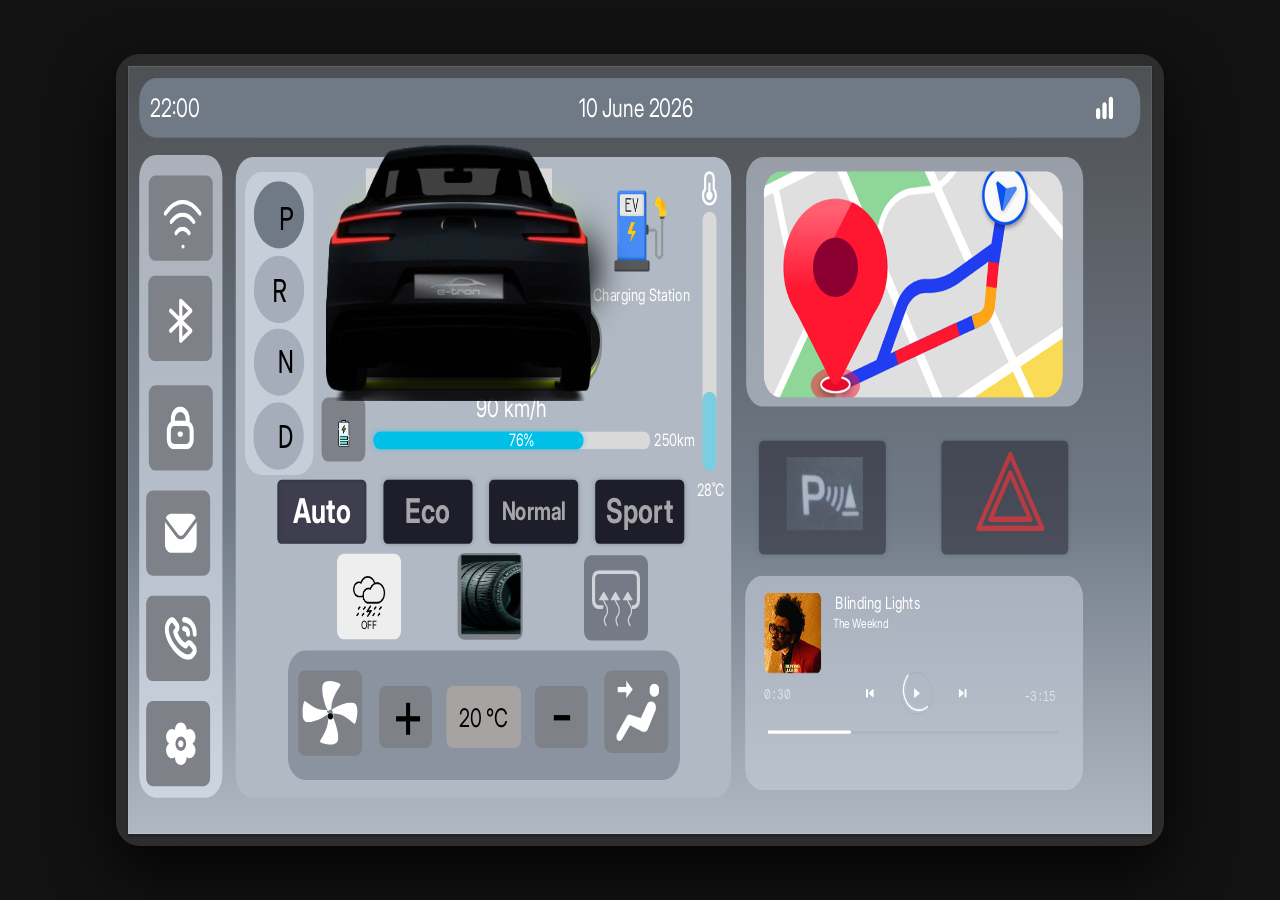
<file: index.html>
<!DOCTYPE html>
<html>
<head>
  	<meta charset="utf-8">
  	<meta name="viewport" content="initial-scale=1, width=device-width">
  	
  	<link rel="stylesheet"  href="./src/css/index.css" />
  	<link rel="stylesheet" href="https://fonts.googleapis.com/css2?family=Inter:wght@400&display=swap" />
  	<link rel="stylesheet" href="https://fonts.googleapis.com/css2?family=DM Mono:wght@400&display=swap" />
  	<link rel="stylesheet" href="https://fonts.googleapis.com/css2?family=Exo 2:wght@700&display=swap" />
  	<script src="./src/js/index.js" defer></script>
</head>
<body>
  	
  	<div data-layer="main page" class="MainPage" style="width: 1920px; height: 1080px; position: relative; background: linear-gradient(180deg, #4E5053 0%, #707A87 58%, #B0B9C3 100%); box-shadow: 0px 4px 4px rgba(0, 0, 0, 0.25); overflow: hidden; border-radius: 32px; outline: 1px rgba(255, 255, 255, 0.15) solid; outline-offset: -1px">
  <div data-layer="Rectangle 1230" class="Rectangle1230" style="width: 929px; height: 901px; left: 202px; top: 128px; position: absolute; background: #B1BAC4; border-radius: 32px"></div>
  <div data-layer="Rectangle 1210" class="Rectangle1210" style="width: 1877px; height: 84px; left: 21px; top: 17px; position: absolute; background: #707A87; border-radius: 32px"></div>
  <div data-svg-wrapper data-layer="fi-rr-signal-alt-2" class="FiRrSignalAlt2" style="left: 1815px; top: 43px; position: absolute">
    <svg width="32" height="32" viewBox="0 0 32 32" fill="none" xmlns="http://www.w3.org/2000/svg">
    <g clip-path="url(#clip0_4312_625)">
    <path d="M16 8C14.9391 8 13.9217 8.42143 13.1716 9.17157C12.4214 9.92172 12 10.9391 12 12V28C12 29.0609 12.4214 30.0783 13.1716 30.8284C13.9217 31.5786 14.9391 32 16 32C17.0609 32 18.0783 31.5786 18.8284 30.8284C19.5786 30.0783 20 29.0609 20 28V12C20 10.9391 19.5786 9.92172 18.8284 9.17157C18.0783 8.42143 17.0609 8 16 8Z" fill="white"/>
    <path d="M28 0C26.9391 0 25.9217 0.421427 25.1716 1.17157C24.4214 1.92172 24 2.93913 24 4V28C24 29.0609 24.4214 30.0783 25.1716 30.8284C25.9217 31.5786 26.9391 32 28 32C29.0609 32 30.0783 31.5786 30.8284 30.8284C31.5786 30.0783 32 29.0609 32 28V4C32 2.93913 31.5786 1.92172 30.8284 1.17157C30.0783 0.421427 29.0609 0 28 0V0Z" fill="white"/>
    <path d="M4 16C2.93913 16 1.92172 16.4214 1.17157 17.1716C0.421427 17.9217 0 18.9391 0 20L0 28C0 29.0609 0.421427 30.0783 1.17157 30.8284C1.92172 31.5786 2.93913 32 4 32C5.06087 32 6.07828 31.5786 6.82843 30.8284C7.57857 30.0783 8 29.0609 8 28V20C8 18.9391 7.57857 17.9217 6.82843 17.1716C6.07828 16.4214 5.06087 16 4 16Z" fill="white"/>
    </g>
    <defs>
    <clipPath id="clip0_4312_625">
    <rect width="32" height="32" fill="white"/>
    </clipPath>
    </defs>
    </svg>
  </div>
  <div data-layer="22:00" class="00" style="left: 42px; top: 37px; position: absolute; text-align: center; color: white; font-size: 36px; font-family: Inter; font-weight: 400; word-wrap: break-word">22:00</div>
  <div data-layer="10 June 2026" class="June2026" style="left: 845px; top: 37px; position: absolute; text-align: center; color: white; font-size: 36px; font-family: Inter; font-weight: 400; word-wrap: break-word">10 June 2026</div>
  <div data-svg-wrapper data-layer="Rectangle 1213" class="Rectangle1213" style="left: 1157px; top: 717px; position: absolute">
    <svg width="634" height="301" viewBox="0 0 634 301" fill="none" xmlns="http://www.w3.org/2000/svg">
    <path opacity="0.6" d="M0 32C0 14.3269 14.3269 0 32 0H602C619.673 0 634 14.3269 634 32V269C634 286.673 619.673 301 602 301H32C14.3269 301 0 286.673 0 269V32Z" fill="#C5CED9"/>
    </svg>
  </div>
  <div data-svg-wrapper data-layer="Vector 50" class="Vector50" style="left: 1197.17px; top: 923.50px; position: absolute">
    <svg width="548" height="5" viewBox="0 0 548 5" fill="none" xmlns="http://www.w3.org/2000/svg">
    <path d="M2.32544 2.32568L545.005 2.32568" stroke="#87888C" stroke-opacity="0.15" stroke-width="4.65091" stroke-linecap="round"/>
    </svg>
  </div>
  <div data-svg-wrapper data-layer="Vector 51" class="Vector51 music-progress-bar" style="left: 1199.15px; top: 923.50px; position: absolute">
    <svg width="157" height="6" viewBox="0 0 157 6" fill="none" xmlns="http://www.w3.org/2000/svg">
    <path d="M2.53235 2.53223L154.387 2.53223" stroke="white" stroke-width="5.06464" stroke-linecap="round"/>
    </svg>
  </div>
  <div data-layer="0:30" class="30 music-current-time" style="width: 77.86px; height: 28px; left: 1193.23px; top: 869.83px; position: absolute; color: rgba(255, 255, 255, 0.60); font-size: 20px; font-family: DM Mono; font-weight: 400; word-wrap: break-word">0:30</div>
  <div data-layer="-3:15" class="315 music-remaining-time" style="width: 105.94px; height: 28px; left: 1633.57px; top: 873.33px; position: absolute; text-align: right; color: rgba(255, 255, 255, 0.60); font-size: 20px; font-family: DM Mono; font-weight: 400; word-wrap: break-word">-3:15</div>
  <img data-layer="Rectangle 1219" class="Rectangle1219" style="width: 106.55px; height: 116.67px; left: 1193.23px; top: 739.17px; position: absolute; border-radius: 12px" src="./src/img/human.png">
  <div data-layer="Blinding Lights" class="BlindingLights" style="width: 177.95px; height: 33.83px; left: 1316.83px; top: 740.33px; position: absolute; text-align: center; color: white; font-size: 24px; font-family: Inter; font-weight: 400; word-wrap: break-word">Blinding Lights</div>
  <div data-layer="The Weeknd" class="TheWeeknd" style="width: 114.01px; height: 25.67px; left: 1316.83px; top: 774.17px; position: absolute; text-align: center; color: white; font-size: 18px; font-family: Inter; font-weight: 400; word-wrap: break-word">The Weeknd</div>
  <div data-svg-wrapper data-layer="Vector" class="Vector" style="left: 1553.06px; top: 872.63px; position: absolute">
    <img width="25" height="18" viewBox="0 0 25 18" fill="none" src="./src/img/nt.svg">
  </div>
  <div data-svg-wrapper data-layer="Vector" class="Vector" style="left: 1377.70px; top: 872.63px; position: absolute">
    <img width="25" height="18" viewBox="0 0 25 18" fill="none" src="./src/img/pr.svg">
  </div>
  <div data-layer="Rectangle 1212" class="Rectangle1212" style="width: 632px; height: 351px; left: 1159px; top: 128px; position: absolute; opacity: 0.60; background: #C5CED9; border-radius: 32px"></div>
  <div data-layer="Charging Station" class="ChargingStation" style="width: 201.82px; height: 31.27px; left: 862px; top: 307px; position: absolute; text-align: center; color: white; font-size: 24px; font-family: Inter; font-weight: 400; word-wrap: break-word">Charging Station</div>
  <div data-layer="Rectangle 1220" class="Rectangle1220 btn-map" style="width: 560.83px; height: 318.13px; left: 1191.93px; top: 148.49px; position: absolute">
<img data-layer="Rectangle 1220" class="Rectangle1220" style="width: 560.83px; height: 318.13px; left: 0px; top: 0px; position: absolute; border-radius: 32px" src="./src/img/map.png">
  </div>
  <img data-layer="image 2481" class="Image2481 btn-station" style="width: 120px; height: 120px; left: 900px; top: 172px; position: absolute" src="./src/img/station.png">
  <!-- Sidebar Sound & Lightness controls removed -->
  <div data-layer="Rectangle 1229" class="Rectangle1229" style="width: 156px; height: 904px; left: 21px; top: 125px; position: absolute; opacity: 0.60; background: #E4EDF8; border-radius: 32px"></div>
  <div data-layer="Group 288" class="Group288 btn-envelope" style="width: 120px; height: 120px; left: 34px; top: 597px; position: absolute">
    <div data-layer="Rectangle 1225" class="Rectangle1225" style="width: 120px; height: 120px; left: 0px; top: 0px; position: absolute; background: #7F8188; border-radius: 12px"></div>
    <div data-svg-wrapper data-layer="fi-sr-envelope" class="FiSrEnvelope" style="left: 35px; top: 30px; position: absolute">
      <svg width="60" height="60" viewBox="0 0 60 60" fill="none" xmlns="http://www.w3.org/2000/svg">
      <path d="M59.885 13.8545L38.84 34.8995C36.4934 37.2401 33.3144 38.5546 30 38.5546C26.6856 38.5546 23.5066 37.2401 21.16 34.8995L0.115 13.8545C0.08 14.2495 0 14.607 0 14.9995V44.9995C0.00396964 48.3135 1.3222 51.4906 3.66555 53.8339C6.00889 56.1773 9.18601 57.4955 12.5 57.4995H47.5C50.814 57.4955 53.9911 56.1773 56.3345 53.8339C58.6778 51.4906 59.996 48.3135 60 44.9995V14.9995C60 14.607 59.92 14.2495 59.885 13.8545Z" fill="white"/>
      <path d="M35.3051 31.3645L58.1401 8.52701C57.0339 6.69281 55.4737 5.17461 53.6101 4.11884C51.7464 3.06307 49.6421 2.50536 47.5001 2.49951H12.5001C10.3582 2.50536 8.25386 3.06307 6.39017 4.11884C4.52649 5.17461 2.9663 6.69281 1.86011 8.52701L24.6951 31.3645C26.104 32.7678 28.0116 33.5557 30.0001 33.5557C31.9887 33.5557 33.8962 32.7678 35.3051 31.3645V31.3645Z" fill="white"/>
      </svg>
    </div>
  </div>
  <div data-layer="Group 286" class="Group286 btn-phone-sidebar" style="width: 120px; height: 120px; left: 34px; top: 745px; position: absolute">
    <div data-layer="Rectangle 1225" class="Rectangle1225" style="width: 120px; height: 120px; left: 0px; top: 0px; position: absolute; background: #7F8188; border-radius: 12px"></div>
    <div data-svg-wrapper data-layer="fi-br-phone-call" class="FiBrPhoneCall" style="left: 35px; top: 30px; position: absolute">
      <svg width="60" height="60" viewBox="0 0 60 60" fill="none" xmlns="http://www.w3.org/2000/svg">
      <g clip-path="url(#clip0_4312_664)">
      <path d="M43.75 60C23.3775 60.5725 -12.6875 24.4675 4.65497 4.845C4.71747 4.785 7.38497 2.46 7.38497 2.46C9.05913 0.91236 11.2604 0.0613474 13.5403 0.0803925C15.8201 0.0994376 18.0069 0.987107 19.655 2.5625L25.035 8.3575C26.6197 10.0137 27.4961 12.2226 27.4779 14.5148C27.4597 16.807 26.5483 19.0017 24.9375 20.6325L23.9675 21.6175C26.8563 28.0147 31.9673 33.1471 38.3525 36.0625L39.38 35.0625C41.0465 33.4752 43.2598 32.5899 45.5612 32.5899C47.8627 32.5899 50.0759 33.4752 51.7425 35.0625L57.335 40.25C58.9915 41.8682 59.9423 44.0749 59.9807 46.3903C60.0191 48.7058 59.142 50.9428 57.54 52.615C57.54 52.615 55.215 55.28 55.155 55.3425C53.6568 56.8351 51.8773 58.0154 49.9195 58.8149C47.9617 59.6144 45.8646 60.0172 43.75 60V60ZM9.87497 10.25C-2.27253 25.295 36.61 61.9325 49.7625 50.125C49.7625 50.125 52.0725 47.4775 52.135 47.4175C52.3693 47.1831 52.5009 46.8652 52.5009 46.5338C52.5009 46.2023 52.3693 45.8844 52.135 45.65L46.54 40.465C45.79 39.84 45.3675 39.8325 44.6725 40.365L41.8325 43.16C41.3202 43.664 40.6739 44.0101 39.9705 44.1572C39.2671 44.3044 38.5363 44.2463 37.865 43.99C32.8765 42.1337 28.3455 39.2266 24.579 35.4657C20.8126 31.7049 17.8987 27.1782 16.035 22.1925C15.7637 21.5157 15.6956 20.7746 15.839 20.0597C15.9824 19.3448 16.3312 18.6873 16.8425 18.1675L19.6125 15.3525C19.7386 15.2404 19.84 15.1033 19.9101 14.9498C19.9802 14.7964 20.0175 14.6299 20.0196 14.4612C20.0217 14.2925 19.9886 14.1252 19.9224 13.97C19.8562 13.8148 19.7583 13.6752 19.635 13.56L14.25 7.765C14.0117 7.56587 13.7063 7.46532 13.3964 7.48391C13.0864 7.5025 12.7952 7.63883 12.5825 7.865C12.5225 7.9275 9.87497 10.25 9.87497 10.25ZM60 23.75C59.9927 17.4533 57.4881 11.4167 53.0357 6.96425C48.5833 2.51184 42.5466 0.00727823 36.25 0C35.2554 0 34.3016 0.395088 33.5983 1.09835C32.8951 1.80161 32.5 2.75544 32.5 3.75C32.5 4.74456 32.8951 5.69839 33.5983 6.40165C34.3016 7.10491 35.2554 7.5 36.25 7.5C40.5581 7.50529 44.6883 9.21904 47.7346 12.2654C50.7809 15.3117 52.4947 19.4419 52.5 23.75C52.5 24.7446 52.8951 25.6984 53.5983 26.4017C54.3016 27.1049 55.2554 27.5 56.25 27.5C57.2445 27.5 58.1984 27.1049 58.9016 26.4017C59.6049 25.6984 60 24.7446 60 23.75ZM47.5 23.75C47.4967 20.7673 46.3103 17.9078 44.2013 15.7987C42.0922 13.6896 39.2326 12.5033 36.25 12.5C35.2554 12.5 34.3016 12.8951 33.5983 13.5984C32.8951 14.3016 32.5 15.2554 32.5 16.25C32.5 17.2446 32.8951 18.1984 33.5983 18.9017C34.3016 19.6049 35.2554 20 36.25 20C37.2445 20 38.1984 20.3951 38.9016 21.0984C39.6049 21.8016 40 22.7554 40 23.75C40 24.7446 40.3951 25.6984 41.0983 26.4017C41.8016 27.1049 42.7554 27.5 43.75 27.5C44.7445 27.5 45.6984 27.1049 46.4016 26.4017C47.1049 25.6984 47.5 24.7446 47.5 23.75Z" fill="white"/>
      </g>
      <defs>
      <clipPath id="clip0_4312_664">
      <rect width="60" height="60" fill="white"/>
      </clipPath>
      </defs>
      </svg>
    </div>
  </div>
  <div data-layer="Group 292" class="Group292 btn-settings" style="width: 120px; height: 120px; left: 34px; top: 893px; position: absolute">
    <div data-layer="Rectangle 1225" class="Rectangle1225" style="width: 120px; height: 120px; left: 0px; top: 0px; position: absolute; background: #7F8188; border-radius: 12px"></div>
    <div data-layer="fi-br-phone-call" class="FiBrPhoneCall" style="width: 97.98px; height: 97.98px; left: 9.23px; top: 11.01px; position: absolute"></div>
    <div data-svg-wrapper data-layer="fi-sr-flower" class="FiSrFlower" style="left: 35px; top: 30px; position: absolute">
      <svg width="60" height="60" viewBox="0 0 60 60" fill="none" xmlns="http://www.w3.org/2000/svg">
      <path d="M52.0005 29.9996C64.348 22.5271 53.933 3.86713 41.0005 10.9196C40.568 -3.51537 19.428 -3.50787 19.0005 10.9196C6.16795 3.87713 -4.40455 22.4646 8.00045 29.8596C-4.37205 37.4471 6.00045 55.3871 19.0005 49.0896C19.4505 63.5146 40.5555 63.5021 41.0005 49.0896C53.9055 55.3821 64.4305 37.4996 52.0005 29.9996ZM30.0005 39.9996C27.3483 39.9996 24.8047 38.9461 22.9294 37.0707C21.054 35.1953 20.0005 32.6518 20.0005 29.9996C20.0005 27.3475 21.054 24.8039 22.9294 22.9286C24.8047 21.0532 27.3483 19.9996 30.0005 19.9996C32.6526 19.9996 35.1962 21.0532 37.0715 22.9286C38.9469 24.8039 40.0005 27.3475 40.0005 29.9996C40.0005 32.6518 38.9469 35.1953 37.0715 37.0707C35.1962 38.9461 32.6526 39.9996 30.0005 39.9996ZM35.0005 29.9996C35.0005 31.3257 34.4737 32.5975 33.536 33.5352C32.5983 34.4728 31.3265 34.9996 30.0005 34.9996C28.6744 34.9996 27.4026 34.4728 26.4649 33.5352C25.5272 32.5975 25.0005 31.3257 25.0005 29.9996C25.0005 28.6735 25.5272 27.4018 26.4649 26.4641C27.4026 25.5264 28.6744 24.9996 30.0005 24.9996C31.3265 24.9996 32.5983 25.5264 33.536 26.4641C34.4737 27.4018 35.0005 28.6735 35.0005 29.9996V29.9996Z" fill="white"/>
      </svg>
    </div>
  </div>
  <div data-layer="Group 291" data-property-1="Default" class="Group291 btn-lock" style="width: 120px; height: 120px; left: 39px; top: 449px; position: absolute">
    <div data-layer="Rectangle 1225" class="Rectangle1225" style="width: 120px; height: 120px; left: 0px; top: 0px; position: absolute; background: #7F8188; border-radius: 12px"></div>
    <div data-layer="fi-br-phone-call" class="FiBrPhoneCall" style="width: 100.50px; height: 100.50px; left: 9px; top: 10.83px; position: absolute"></div>
    <div data-svg-wrapper data-layer="fi-br-lock" class="FiBrLock" style="left: 29px; top: 30px; position: absolute">
      <svg width="60" height="60" viewBox="0 0 60 60" fill="none" xmlns="http://www.w3.org/2000/svg">
      <path d="M47.6109 21.2739V17.6109C47.6109 7.88464 39.7263 0 30 0C20.2738 0 12.3893 7.88464 12.3893 17.6108V21.2738C7.7622 23.6351 4.84746 28.3889 4.8418 33.5837V46.1629C4.85017 53.8014 11.0403 59.9916 18.6788 59.9999H41.3213C48.9598 59.9915 55.15 53.8014 55.1583 46.1629V33.5838C55.1527 28.389 52.238 23.6351 47.6109 21.2739ZM30 7.54748C35.5578 7.54748 40.0633 12.053 40.0633 17.6108V19.7467H19.9368V17.6108C19.9368 12.053 24.4423 7.54748 30 7.54748ZM47.6109 46.1629C47.6109 49.6365 44.795 52.4524 41.3214 52.4524H18.6789C15.2053 52.4524 12.3894 49.6365 12.3894 46.1629V33.5838C12.3894 30.1102 15.2053 27.2943 18.6789 27.2943H41.3214C44.795 27.2943 47.6109 30.1102 47.6109 33.5838V46.1629V46.1629Z" fill="white"/>
      <path d="M28.7422 34.8418H31.258C33.3422 34.8418 35.0318 36.5314 35.0318 38.6155C35.0318 40.6997 33.3422 42.3893 31.258 42.3893H28.7422C26.6581 42.3893 24.9685 40.6997 24.9685 38.6155C24.9685 36.5314 26.6581 34.8418 28.7422 34.8418Z" fill="white"/>
      </svg>
    </div>
  </div>
  <div data-layer="Group 284" data-property-1="Default" class="Group284" style="width: 129px; height: 426px; left: 219px; top: 149px; position: absolute">
    <div data-svg-wrapper data-layer="Rectangle 1221" class="Rectangle1221" style="left: 0px; top: 0px; position: absolute">
      <svg width="129" height="426" viewBox="0 0 129 426" fill="none" xmlns="http://www.w3.org/2000/svg">
      <path d="M0 32C0 14.3269 14.3269 0 32 0H97C114.673 0 129 14.3269 129 32V394C129 411.673 114.673 426 97 426H32C14.3269 426 0 411.673 0 394V32Z" fill="#C5CED9"/>
      </svg>
    </div>
    <div data-svg-wrapper data-layer="Ellipse 242" class="Ellipse242 gear-btn gear-p active" style="left: 17.30px; top: 13.41px; position: absolute">
      <svg width="95" height="95" viewBox="0 0 95 95" fill="none" xmlns="http://www.w3.org/2000/svg">
      <path d="M94.3902 47.3333C94.3902 73.4748 73.2603 94.6667 47.1951 94.6667C21.13 94.6667 0 73.4748 0 47.3333C0 21.1919 21.13 0 47.1951 0C73.2603 0 94.3902 21.1919 94.3902 47.3333Z" fill="#707A87"/>
      </svg>
    </div>
    <div data-layer="P" class="P" style="width: 18.88px; height: 41.02px; left: 55.06px; top: 40.23px; position: absolute; text-align: right"></div>
    <div data-svg-wrapper data-layer="Ellipse 243" class="Ellipse243 gear-btn gear-r" style="left: 17.30px; top: 117.54px; position: absolute">
      <svg width="95" height="95" viewBox="0 0 95 95" fill="none" xmlns="http://www.w3.org/2000/svg">
      <path opacity="0.4" d="M94.3902 47.3333C94.3902 73.4748 73.2603 94.6667 47.1951 94.6667C21.13 94.6667 0 73.4748 0 47.3333C0 21.1919 21.13 0 47.1951 0C73.2603 0 94.3902 21.1919 94.3902 47.3333Z" fill="#707A87"/>
      </svg>
    </div>
    <div data-svg-wrapper data-layer="Ellipse 244" class="Ellipse244 gear-btn gear-n" style="left: 17.30px; top: 220.10px; position: absolute">
      <svg width="95" height="95" viewBox="0 0 95 95" fill="none" xmlns="http://www.w3.org/2000/svg">
      <path opacity="0.4" d="M94.3902 47.3333C94.3902 73.4748 73.2603 94.6667 47.1951 94.6667C21.13 94.6667 0 73.4748 0 47.3333C0 21.1919 21.13 0 47.1951 0C73.2603 0 94.3902 21.1919 94.3902 47.3333Z" fill="#707A87"/>
      </svg>
    </div>
    <div data-svg-wrapper data-layer="Ellipse 245" class="Ellipse245 gear-btn gear-d" style="left: 15.73px; top: 324.23px; position: absolute">
      <svg width="95" height="95" viewBox="0 0 95 95" fill="none" xmlns="http://www.w3.org/2000/svg">
      <path opacity="0.4" d="M94.3902 47.3333C94.3902 73.4748 73.2603 94.6667 47.1951 94.6667C21.13 94.6667 0 73.4748 0 47.3333C0 21.1919 21.13 0 47.1951 0C73.2603 0 94.3902 21.1919 94.3902 47.3333Z" fill="#707A87"/>
      </svg>
    </div>
  </div>
  <div data-layer="D" class="D" style="width: 18.88px; height: 41.02px; left: 281px; top: 489px; position: absolute; text-align: right; color: black; font-size: 48px; font-family: DM Mono; font-weight: 400; word-wrap: break-word">D</div>
  <div data-layer="N" class="N" style="width: 18.88px; height: 41.02px; left: 281px; top: 384px; position: absolute; text-align: right; color: black; font-size: 48px; font-family: DM Mono; font-weight: 400; word-wrap: break-word">N</div>
  <div data-layer="R" class="R" style="left: 270px; top: 284px; position: absolute; text-align: right; color: black; font-size: 48px; font-family: DM Mono; font-weight: 400; word-wrap: break-word">R</div>
  <div data-layer="P" class="P" style="width: 18.88px; height: 41.02px; left: 283px; top: 182px; position: absolute; text-align: right; color: black; font-size: 48px; font-family: DM Mono; font-weight: 400; word-wrap: break-word">P</div>
  <div data-layer="250km" class="Km" style="left: 987px; top: 512px; position: absolute; text-align: center; color: white; font-size: 24px; font-family: Inter; font-weight: 400; word-wrap: break-word">250km</div>
  <div data-layer="Group 300" class="Group300 btn-battery-icon" style="width: 82px; height: 90px; left: 363px; top: 466px; position: absolute">
    <div data-layer="Rectangle 1225" class="Rectangle1225" style="width: 82px; height: 90px; left: 0px; top: 0px; position: absolute; background: #7F8188; border-radius: 12px"></div>
    <div data-svg-wrapper data-layer="image 2485" class="Image2485" style="left: 20.50px; top: 30px; position: absolute">
      <img width="41" height="41" viewBox="0 0 41 41" fill="none" src="./src/img/battery.png">
      <rect width="41" height="41" fill="url(#pattern0_4312_804)"/>
    </div>
  </div>
  <div data-layer="90 km/h" class="KmH" style="left: 653px; top: 458px; position: absolute; text-align: center; color: white; font-size: 36px; font-family: Inter; font-weight: 400; word-wrap: break-word">90 km/h</div>
  <div data-layer="Component 6" data-property-1="Variant5" class="Component6" style="width: 763px; height: 90px; left: 280px; top: 582px; position: absolute">
    <div class="mode-btn mode-auto active" style="width: 166.76px; height: 90px; left: 0px; top: 0px; position: absolute">
      <div data-layer="Rectangle 1160" class="Rectangle1160" style="width: 166.76px; height: 90px; left: 0px; top: 0px; position: absolute; background: #1E1E2A; box-shadow: 0px 0px 8px rgba(0, 0, 0, 0.25) inset; border-radius: 8px"></div>
      <div data-layer="Auto" class="Auto" style="width: 166.76px; height: 41.67px; left: 0px; top: 23.33px; position: absolute; text-align: center; justify-content: center; display: flex; flex-direction: column; color: white; font-size: 48px; font-family: Exo 2; font-weight: 700; line-height: 56px; word-wrap: break-word">Auto</div>
    </div>
    <div class="mode-btn mode-eco" style="width: 166.76px; height: 90px; left: 198.75px; top: 0px; position: absolute">
      <div data-layer="Rectangle 1160" class="Rectangle1160" style="width: 166.76px; height: 90px; left: 0px; top: 0px; position: absolute; background: #1E1E2A; box-shadow: 0px 0px 8px rgba(0, 0, 0, 0.25); border-radius: 8px"></div>
      <div data-layer="Eco" class="Eco" style="width: 166.76px; height: 41.67px; left: 0px; top: 23.33px; position: absolute; opacity: 0.60; text-align: center; justify-content: center; display: flex; flex-direction: column; color: white; font-size: 48px; font-family: Exo 2; font-weight: 700; line-height: 56px; word-wrap: break-word">Eco</div>
    </div>
    <div class="mode-btn mode-normal" style="width: 166.76px; height: 90px; left: 397.49px; top: 0px; position: absolute">
      <div data-layer="Rectangle 1160" class="Rectangle1160" style="width: 166.76px; height: 90px; left: 0px; top: 0px; position: absolute; background: #1E1E2A; box-shadow: 0px 0px 8px rgba(0, 0, 0, 0.25); border-radius: 8px"></div>
      <div data-layer="Normal" class="Normal" style="width: 166.76px; height: 41.67px; left: 0px; top: 23.33px; position: absolute; opacity: 0.60; text-align: center; justify-content: center; display: flex; flex-direction: column; color: white; font-size: 36px; font-family: Exo 2; font-weight: 700; line-height: 56px; word-wrap: break-word">Normal</div>
    </div>
    <div class="mode-btn mode-sport" style="width: 166.76px; height: 90px; left: 596.24px; top: 0px; position: absolute">
      <div data-layer="Rectangle 1160" class="Rectangle1160" style="width: 166.76px; height: 90px; left: 0px; top: 0px; position: absolute; background: #1E1E2A; box-shadow: 0px 0px 8px rgba(0, 0, 0, 0.25); border-radius: 8px"></div>
      <div data-layer="Sport" class="Sport" style="width: 166.76px; height: 41.67px; left: 0px; top: 23.33px; position: absolute; opacity: 0.60; text-align: center; justify-content: center; display: flex; flex-direction: column; color: white; font-size: 48px; font-family: Exo 2; font-weight: 700; line-height: 56px; word-wrap: break-word">Sport</div>
    </div>
  </div>
  <div data-svg-wrapper data-layer="fi-rs-thermometer-half" class="FiRsThermometerHalf" style="left: 1066px; top: 148px; position: absolute">
    <svg width="49" height="49" viewBox="0 0 49 49" fill="none" xmlns="http://www.w3.org/2000/svg">
    <g clip-path="url(#clip0_4312_681)">
    <path d="M26.1863 28.5488V16.1159H22.1575V28.5488C20.8135 29.024 19.6807 29.959 18.9594 31.1886C18.2381 32.4182 17.9747 33.8632 18.2158 35.2682C18.4568 36.6733 19.1869 37.9479 20.2768 38.8667C21.3667 39.7856 22.7464 40.2895 24.1719 40.2895C25.5975 40.2895 26.9772 39.7856 28.0671 38.8667C29.157 37.9479 29.887 36.6733 30.1281 35.2682C30.3692 33.8632 30.1058 32.4182 29.3844 31.1886C28.6631 29.959 27.5304 29.024 26.1863 28.5488V28.5488ZM34.2439 24.3971V10.0728C33.8189 -3.24035 14.521 -3.22222 14.1 10.0728V24.3971C12.1567 26.3804 10.8423 28.8933 10.3215 31.6206C9.80063 34.3479 10.0966 37.1683 11.1722 39.7281C12.2479 42.2879 14.0553 44.4732 16.3679 46.0099C18.6805 47.5466 21.3953 48.3663 24.1719 48.3663C26.9486 48.3663 29.6634 47.5466 31.976 46.0099C34.2886 44.4732 36.096 42.2879 37.1716 39.7281C38.2473 37.1683 38.5432 34.3479 38.0224 31.6206C37.5016 28.8933 36.1871 26.3804 34.2439 24.3971V24.3971ZM24.1719 44.3174C22.1445 44.2947 20.1708 43.6628 18.5072 42.5037C16.8435 41.3447 15.5669 39.7122 14.8431 37.8182C14.1193 35.9243 13.9818 33.8564 14.4485 31.8833C14.9152 29.9102 15.9644 28.123 17.46 26.754L18.1288 26.1496V10.0728C18.1288 8.47002 18.7654 6.93291 19.8988 5.7996C21.0321 4.66628 22.5692 4.02959 24.1719 4.02959C25.7747 4.02959 27.3118 4.66628 28.4451 5.7996C29.5784 6.93291 30.2151 8.47002 30.2151 10.0728V26.1537L30.8839 26.758C32.378 28.1273 33.426 29.9142 33.8918 31.8866C34.3576 33.859 34.2198 35.9259 33.4961 37.819C32.7725 39.7121 31.4965 41.344 29.8338 42.5028C28.1711 43.6616 26.1985 44.2938 24.1719 44.3174V44.3174Z" fill="white"/>
    </g>
    <defs>
    <clipPath id="clip0_4312_681">
    <rect width="48.3455" height="48.3455" fill="white"/>
    </clipPath>
    </defs>
    </svg>
  </div>
  <div data-layer="Ellipse 11" class="Ellipse11" style="width: 508.32px; height: 118.86px; left: 373px; top: 330.13px; position: absolute; background: linear-gradient(180deg, rgba(207, 248, 11, 0.20) 0%, #CFF80B 100%); border-radius: 9999px; border: 4px #87888C solid"></div>
  <div data-layer="Ellipse 12" class="Ellipse12" style="width: 508.32px; height: 104.12px; left: 373px; top: 330.13px; position: absolute; background: #121212; border-radius: 9999px; border: 4px #87888C solid"></div>
  <div data-layer="Ellipse 37" class="Ellipse37" style="width: 430.19px; height: 108.23px; left: 408.77px; top: 191.26px; position: absolute; background: rgba(207, 248, 11, 0.35); box-shadow: 41px 41px 41px; border-radius: 9999px; filter: blur(20.50px)"></div>
  <div data-layer="Vector 82" class="Vector82" style="width: 349.87px; height: 245.88px; left: 445.53px; top: 144px; position: absolute; background: #D9D9D9"></div>
  <img data-layer="audi-e-tron-9-black-audi-q-tron-wallpaper-preview 1" class="AudiETron9BlackAudiQTronWallpaperPreview1" style="width: 540px; height: auto; left: 357px; top: 110px; position: absolute" src="./src/img/audi.png">
  <div data-svg-wrapper data-layer="Rectangle 34" class="Rectangle34" style="left: 599.36px; top: 217.17px; position: absolute">
    <svg width="43" height="19" viewBox="0 0 43 19" fill="none" xmlns="http://www.w3.org/2000/svg">
    <rect width="42.2025" height="18.2926" rx="9.1463" fill="url(#paint0_linear_4312_691)"/>
    <defs>
    <linearGradient id="paint0_linear_4312_691" x1="21.1012" y1="0" x2="21.1012" y2="18.2926" gradientUnits="userSpaceOnUse">
    <stop/>
    <stop offset="1" stop-color="#181F25"/>
    </linearGradient>
    </defs>
    </svg>
  </div>
  <div data-svg-wrapper data-layer="Rectangle 1214" class="Rectangle1214" style="left: 1076.90px; top: 205.13px; position: absolute">
    <svg width="27" height="364" viewBox="0 0 27 364" fill="none" xmlns="http://www.w3.org/2000/svg">
    <path d="M0 13.2833C0 5.94716 5.94716 0 13.2833 0C20.6195 0 26.5667 5.94716 26.5667 13.2833V350.582C26.5667 357.918 20.6195 363.865 13.2833 363.865C5.94716 363.865 0 357.918 0 350.582V13.2833Z" fill="#D9D9D9"/>
    </svg>
  </div>
  <div data-svg-wrapper data-layer="Rectangle 1216" class="Rectangle1216" style="left: 1076.90px; top: 457.89px; position: absolute">
    <svg width="27" height="112" viewBox="0 0 27 112" fill="none" xmlns="http://www.w3.org/2000/svg">
    <path d="M0 13.2833C0 5.94715 5.94716 0 13.2833 0C20.6195 0 26.5667 5.94716 26.5667 13.2833V97.8299C26.5667 105.166 20.6195 111.113 13.2833 111.113C5.94716 111.113 0 105.166 0 97.8299V13.2833Z" fill="#00C0E8" fill-opacity="0.44"/>
    </svg>
  </div>
  <div data-svg-wrapper data-layer="Rectangle 1215" class="Rectangle1215" style="left: 460px; top: 514px; position: absolute">
    <svg width="519" height="25" viewBox="0 0 519 25" fill="none" xmlns="http://www.w3.org/2000/svg">
    <path d="M12.5 0C5.59646 0 0 5.59644 0 12.5C0 19.4036 5.59644 25 12.5 25H506.5C513.404 25 519 19.4036 519 12.5C519 5.59644 513.404 0 506.5 0H12.5Z" fill="#D9D9D9"/>
    </svg>
  </div>
  <div data-layer="Battery Level Bar" class="BatteryLevelBar" style="left: 460px; top: 514px; width: 394px; height: 25px; position: absolute; z-index: 1;"></div>
  <div data-layer="28˚C" class="C" style="width: 76.90px; height: 35.41px; left: 1054px; top: 581px; position: absolute; text-align: center; color: white; font-size: 24px; font-family: Inter; font-weight: 400; word-wrap: break-word">28˚C</div>
  <div data-layer="Group 253" data-property-1="Default" class="Group253" style="width: 89.57px; padding: 10px; left: 532px; top: 877px; position: absolute; flex-direction: column; justify-content: flex-start; align-items: flex-start; gap: 10px; display: inline-flex"></div>
  <div data-layer="Group 261" data-property-1="Default" class="Group261 btn-above-1" style="width: 120px; height: 120px; left: 855px; top: 688px; position: absolute; opacity: 0.40">
    <div data-layer="BG" class="Bg" style="width: 120px; height: 120px; left: 0px; top: 0px; position: absolute; background: #1E1E2A; border-radius: 13px"></div>
    <div data-svg-wrapper data-layer="Union" class="Union" style="left: 50.18px; top: 50.79px; position: absolute">
      <svg width="19" height="49" viewBox="0 0 19 49" fill="none" xmlns="http://www.w3.org/2000/svg">
      <path d="M8.58009 0.234453C8.82029 -0.0781113 9.29113 -0.0781906 9.53126 0.234453L17.9863 11.2481C18.2889 11.6428 18.0072 12.213 17.5098 12.213H10.3418C10.5114 13.0932 10.7849 13.8119 11.1172 14.4366C11.6982 15.529 12.4742 16.3791 13.3692 17.3887C14.2446 18.3763 15.2098 19.4929 15.9365 21.005C16.6707 22.5325 17.1357 24.4047 17.1358 26.9112C17.1358 32.0938 13.9446 34.6524 12.3994 36.8604C11.6149 37.9816 11.1365 39.079 11.2432 40.5636C11.3544 42.1097 12.1103 44.2179 14.1592 47.2999C14.4955 47.8057 14.3584 48.4889 13.8526 48.8253C13.3466 49.1616 12.6635 49.0245 12.3272 48.5186C10.1886 45.3018 9.19945 42.8163 9.04884 40.7208C8.89393 38.5639 9.63754 36.9707 10.5977 35.5987C12.5424 32.8199 14.9356 31.1775 14.9356 26.9112C14.9355 24.6937 14.5276 23.1535 13.9531 21.9581C13.3712 20.7474 12.592 19.8294 11.7227 18.8487C10.8728 17.8899 9.90246 16.837 9.17482 15.4688C8.68035 14.539 8.30664 13.4819 8.11037 12.213H0.6006C0.103427 12.2126 -0.177579 11.6427 0.125015 11.2481L8.58009 0.234453Z" fill="white"/>
      </svg>
    </div>
    <div data-svg-wrapper data-layer="Union" class="Union" style="left: 27.85px; top: 50.79px; position: absolute">
      <svg width="19" height="49" viewBox="0 0 19 49" fill="none" xmlns="http://www.w3.org/2000/svg">
      <path d="M8.58009 0.234453C8.82029 -0.0781115 9.29113 -0.0781906 9.53126 0.234453L17.9863 11.2481C18.2889 11.6428 18.0072 12.213 17.5098 12.213H10.3418C10.5114 13.0932 10.7849 13.8119 11.1172 14.4366C11.6982 15.529 12.4742 16.3791 13.3692 17.3888C14.2446 18.3763 15.2098 19.4929 15.9365 21.005C16.6707 22.5325 17.1357 24.4047 17.1358 26.9112C17.1358 32.0938 13.9446 34.6524 12.3994 36.8604C11.6149 37.9816 11.1365 39.079 11.2432 40.5636C11.3544 42.1097 12.1103 44.2179 14.1592 47.2999C14.4955 47.8058 14.3584 48.4889 13.8526 48.8253C13.3466 49.1616 12.6635 49.0245 12.3272 48.5186C10.1886 45.3018 9.19945 42.8163 9.04884 40.7208C8.89393 38.5639 9.63754 36.9707 10.5977 35.5987C12.5424 32.8199 14.9356 31.1775 14.9356 26.9112C14.9355 24.6937 14.5276 23.1535 13.9531 21.9581C13.3712 20.7474 12.592 19.8294 11.7227 18.8487C10.8728 17.8899 9.90246 16.837 9.17482 15.4688C8.68035 14.539 8.30664 13.4819 8.11037 12.213H0.6006C0.103427 12.2126 -0.177578 11.6427 0.125014 11.2481L8.58009 0.234453Z" fill="white"/>
      </svg>
    </div>
    <div data-svg-wrapper data-layer="Union" class="Union" style="left: 72.52px; top: 50.79px; position: absolute">
      <svg width="19" height="49" viewBox="0 0 19 49" fill="none" xmlns="http://www.w3.org/2000/svg">
      <path d="M8.58009 0.234453C8.82029 -0.0781118 9.29113 -0.0781901 9.53126 0.234453L17.9863 11.2481C18.2889 11.6428 18.0072 12.213 17.5098 12.213H10.3418C10.5114 13.0932 10.7849 13.8119 11.1172 14.4366C11.6982 15.529 12.4742 16.3791 13.3692 17.3887C14.2446 18.3763 15.2098 19.4929 15.9365 21.005C16.6707 22.5325 17.1357 24.4047 17.1358 26.9112C17.1358 32.0938 13.9446 34.6524 12.3994 36.8604C11.6149 37.9816 11.1365 39.079 11.2432 40.5636C11.3544 42.1097 12.1103 44.2179 14.1592 47.2999C14.4955 47.8058 14.3584 48.4889 13.8526 48.8253C13.3466 49.1616 12.6635 49.0245 12.3272 48.5186C10.1886 45.3018 9.19945 42.8163 9.04884 40.7208C8.89393 38.5639 9.63754 36.9707 10.5977 35.5987C12.5424 32.8199 14.9356 31.1775 14.9356 26.9112C14.9355 24.6937 14.5276 23.1535 13.9531 21.9581C13.3712 20.7474 12.592 19.8294 11.7227 18.8487C10.8728 17.8899 9.90246 16.837 9.17482 15.4688C8.68035 14.539 8.30663 13.4819 8.11037 12.213H0.6006C0.103427 12.2126 -0.177578 11.6427 0.125014 11.2481L8.58009 0.234453Z" fill="white"/>
      </svg>
    </div>
    <div data-svg-wrapper data-layer="Subtract" class="Subtract" style="left: 15px; top: 21px; position: absolute">
      <svg width="90" height="55" viewBox="0 0 90 55" fill="none" xmlns="http://www.w3.org/2000/svg">
      <path fill-rule="evenodd" clip-rule="evenodd" d="M68.8235 5.23692H21.1765C17.3741 5.23692 14.8726 5.24099 12.9578 5.38169C11.1109 5.51738 10.3282 5.75361 9.87042 5.96338C8.47581 6.60239 7.34195 7.62204 6.63136 8.87617C6.3981 9.28786 6.13541 9.99169 5.98451 11.6525C5.82806 13.3745 5.82353 15.624 5.82353 19.0433V35.7063C5.82353 39.1256 5.82806 41.3751 5.98451 43.0971C6.13541 44.7579 6.3981 45.4618 6.63136 45.8735C7.34195 47.1276 8.47581 48.1472 9.87042 48.7862C10.3282 48.996 11.1109 49.2322 12.9578 49.3679C14.8726 49.5086 17.3741 49.5127 21.1765 49.5127H21.7231C21.5845 51.8519 20.8093 53.2319 19.803 54.7493C13.2949 54.7444 9.87725 54.6669 7.2266 53.4524C4.73622 52.3113 2.71147 50.4905 1.44256 48.251C0 45.705 0 42.3721 0 35.7063V19.0433C0 12.3776 0 9.04465 1.44256 6.49866C2.71147 4.25913 4.73622 2.43834 7.2266 1.29725C10.0578 0 13.764 0 21.1765 0H68.8235C76.236 0 79.9422 0 82.7734 1.29725C85.2638 2.43834 87.2885 4.25913 88.5574 6.49866C90 9.04465 90 12.3776 90 19.0433V35.7063C90 42.3721 90 45.705 88.5574 48.251C87.2885 50.4905 85.2638 52.3113 82.7734 53.4524C80.6907 54.4067 78.1346 54.659 73.9779 54.7257C74.614 53.2784 75.1068 51.5514 75.1999 49.4594C75.8757 49.4384 76.4839 49.409 77.0422 49.3679C78.8891 49.2322 79.6718 48.996 80.1296 48.7862C81.5242 48.1472 82.658 47.1276 83.3686 45.8735C83.6019 45.4618 83.8646 44.7579 84.0155 43.0971C84.1719 41.3751 84.1765 39.1256 84.1765 35.7063V19.0433C84.1765 15.624 84.1719 13.3745 84.0155 11.6525C83.8646 9.99169 83.6019 9.28786 83.3686 8.87617C82.658 7.62204 81.5242 6.60239 80.1296 5.96338C79.6718 5.75361 78.8891 5.51738 77.0422 5.38169C75.1274 5.24099 72.6259 5.23692 68.8235 5.23692Z" fill="white"/>
      </svg>
    </div>
  </div>
  <div data-layer="76%" style="width: 67.12px; height: 35.41px; left: 705px; top: 512px; position: absolute; text-align: center; color: white; font-size: 24px; font-family: Inter; font-weight: 400; word-wrap: break-word; z-index: 2;">76%</div>
  <div data-layer="Group 303" class="Group303" style="width: 122px; height: 122px; left: 365px; top: 734px; position: absolute">
    <div data-layer="Group 298" data-property-1="Default" class="Group298 btn-above-2" style="width: 120px; height: 120px; left: 27px; top: -48px; position: absolute">
      <div data-layer="Rectangle 1225" class="Rectangle1225" style="width: 120px; height: 120px; left: 0px; top: 0px; position: absolute; background: #EEEEEE; border-radius: 12px"></div>
      <div data-svg-wrapper data-layer="image 2484" class="Image2484" style="left: 30px; top: 30px; position: absolute">
        <img width="60" height="60" viewBox="0 0 60 60" fill="none" src="./src/img/rain.png">
        <rect width="60" height="60" fill="url(#pattern0_4312_781)"/>
      </div>
      <div data-layer="OFF" class="Off" style="left: 45px; top: 90px; position: absolute; color: black; font-size: 16px; font-family: Inter; font-weight: 400; word-wrap: break-word">OFF</div>
    </div>
  </div>
  <div data-layer="Rectangle 1225" class="Rectangle1225" style="width: 122px; height: 122px; left: 618px; top: 685px; position: absolute; background: #7F8188; border-radius: 12px"></div>
  <img data-layer="image 2486" class="Image2486 btn-tyre-icon" style="width: 110.82px; height: 110.82px; left: 625px; top: 688px; position: absolute" src="./src/img/tyre.png"></image>
  <div data-layer="Rectangle 1221" class="Rectangle1221" style="width: 734.58px; height: 182.25px; left: 300px; top: 822px; position: absolute; opacity: 0.60; background: #707A87; border-radius: 32px"></div>
  <div data-layer="Rectangle 1225" class="Rectangle1225" style="width: 120px; height: 120px; left: 319px; top: 850px; position: absolute; background: #7F8188; border-radius: 12px"></div>
  <div data-layer="fi-br-phone-call" class="FiBrPhoneCall" style="width: 97.98px; height: 97.98px; left: 328.23px; top: 861.01px; position: absolute"></div>
  <div data-layer="Component 10" data-property-1="Default" class="Component10" style="width: 391px; height: 120px; left: 471px; top: 839px; position: absolute">
    <div data-layer="Group 304" class="Group304 temp-btn temp-plus" style="width: 99px; height: 87px; left: 0px; top: 33px; position: absolute">
      <div data-layer="Rectangle 1225" class="Rectangle1225" style="width: 99px; height: 87px; left: 0px; top: 0px; position: absolute; background: #7F8188; border-radius: 12px"></div>
      <div data-layer="+" style="width: 52.80px; height: 63.80px; left: 24px; top: -20px; position: absolute; text-align: center; color: black; font-size: 96px; font-family: Inter; font-weight: 400; word-wrap: break-word">+</div>
    </div>
    <div data-layer="Group 306" class="Group306 temp-btn temp-minus" style="width: 99px; height: 87px; left: 292px; top: 33px; position: absolute">
      <div data-layer="Rectangle 1225" class="Rectangle1225" style="width: 99px; height: 87px; left: 0px; top: 0px; position: absolute; background: #7F8188; border-radius: 12px"></div>
      <div data-layer="-" style="width: 37.13px; height: 84.10px; left: 31px; top: -20px; position: absolute; text-align: center; color: black; font-size: 96px; font-family: Inter; font-weight: 400; word-wrap: break-word">-</div>
    </div>
    <div data-layer="Frame 302" class="Frame302" style="width: 140px; height: 87px; left: 126px; top: 33px; position: absolute; background: #A8A3A3; border-radius: 12px; display: flex; justify-content: center; align-items: center">
      <div data-layer="20 °C" class="C temp-val" style="text-align: center; color: black; font-size: 36px; font-family: Inter; font-weight: 400; word-wrap: break-word">20 °C</div>
    </div>
  </div>
  <div data-layer="Component 8" data-property-1="Group 251" class="Component8 fan-btn" style="width: 103.88px; height: 90.20px; left: 327px; top: 865px; position: absolute">
    <div data-svg-wrapper data-layer="Rectangle 1206" class="Rectangle1206" style="left: 37.23px; top: 0px; position: absolute">
      <svg width="35" height="43" viewBox="0 0 35 43" fill="none" xmlns="http://www.w3.org/2000/svg">
      <path class="fan-leaf fan-leaf-1" d="M1.36564 4.52923C7.1344 -4.5643 32.1324 2.50836 34.4399 4.52931C36.7474 6.55025 16.1514 19.7517 17.1336 41.2419C17.1336 41.2419 14.4415 38.8842 12.134 41.9143C9.82642 44.9443 -4.40312 13.6228 1.36564 4.52923Z" fill="white"/>
      </svg>
    </div>
    <div data-svg-wrapper data-layer="Rectangle 1207" class="Rectangle1207" style="left: 54.92px; top: 30.31px; position: absolute">
      <svg width="49" height="31" viewBox="0 0 49 31" fill="none" xmlns="http://www.w3.org/2000/svg">
      <path class="fan-leaf fan-leaf-2" d="M42.6468 1.04863C53.1733 5.86865 45.7332 27.9331 43.4848 30.0044C41.2363 32.0758 25.6451 14.379 1.1389 15.7833C1.1389 15.7833 3.762 13.3667 0.244714 11.4233C-3.27257 9.47989 32.1204 -3.77139 42.6468 1.04863Z" fill="white"/>
      </svg>
    </div>
    <div data-svg-wrapper data-layer="Rectangle 1208" class="Rectangle1208" style="left: 33.06px; top: 46.60px; position: absolute">
      <svg width="35" height="43" viewBox="0 0 35 43" fill="none" xmlns="http://www.w3.org/2000/svg">
      <path class="fan-leaf fan-leaf-3" d="M33.2375 37.0826C28.0022 46.4204 2.62717 40.4658 0.205714 38.5499C-2.21575 36.6339 17.5902 22.5357 15.3661 1.11661C15.3661 1.11661 18.1912 3.35185 20.3205 0.223301C22.4497 -2.90525 38.4728 27.7448 33.2375 37.0826Z" fill="white"/>
      </svg>
    </div>
    <div data-svg-wrapper data-layer="Rectangle 1209" class="Rectangle1209" style="left: 0px; top: 27.88px; position: absolute">
      <svg width="49" height="30" viewBox="0 0 49 30" fill="none" xmlns="http://www.w3.org/2000/svg">
      <path class="fan-leaf fan-leaf-4" d="M6.18996 29.0734C-4.60178 24.7265 1.55238 2.36038 3.67811 0.1919C5.80385 -1.97658 22.3988 15.0058 46.7923 12.5161C46.7923 12.5161 44.3123 15.0459 47.9375 16.8308C51.5627 18.6157 16.9817 33.4202 6.18996 29.0734Z" fill="white"/>
      </svg>
    </div>
    <div data-svg-wrapper data-layer="Ellipse 241" class="Ellipse241" style="left: 45.52px; top: 39px; position: absolute">
      <svg width="13" height="11" viewBox="0 0 13 11" fill="none" xmlns="http://www.w3.org/2000/svg">
      <path d="M6.41992 0.5C9.76441 0.500138 12.3389 2.80839 12.3389 5.5C12.3389 8.19161 9.76441 10.4999 6.41992 10.5C3.07529 10.5 0.5 8.19169 0.5 5.5C0.5 2.80831 3.07529 0.5 6.41992 0.5Z" fill="black" stroke="white"/>
      </svg>
    </div>
  </div>
  <div data-layer="Group 245" data-property-1="Default" class="Group245 btn-chair" style="width: 119.50px; height: 115.50px; left: 893px; top: 850px; position: absolute; background: #7F8188; border-radius: 13px">
    <img data-layer="image 2479" class="Image2479" style="width: 103.50px; height: 103.50px; left: 8px; top: 6px; position: absolute" src="./src/img/chair.png">
  </div>
  <div data-layer="Group 310" data-property-1="Default" class="Group310 btn-sensor" style="width: 238px; height: 160px; left: 1183px; top: 527px; position: absolute; opacity: 0.50">
    <div data-layer="Rectangle 1160" class="Rectangle1160" style="width: 238px; height: 160px; left: 0px; top: 0px; position: absolute; background: #1E1E2A; box-shadow: 0px 0px 8px rgba(0, 0, 0, 0.25); border-radius: 8px"></div>
    <img data-layer="image 2490" class="Image2490" style="width: 143px; height: 103px; left: 52px; top: 23px; position: absolute" src="./src/img/parking_sensor.png">
  </div>
  <div data-layer="Group 311" data-property-1="Default" class="Group311 btn-triangle" style="width: 238px; height: 160px; left: 1525px; top: 527px; position: absolute; opacity: 0.50">
    <div data-layer="Rectangle 1160" class="Rectangle1160" style="width: 238px; height: 160px; left: 0px; top: 0px; position: absolute; background: #1E1E2A; box-shadow: 0px 0px 8px rgba(0, 0, 0, 0.25); border-radius: 8px"></div>
    <img data-layer="image 2488" class="Image2488" style="width: 138.60px; height: 138.60px; left: 60px; top: 2px; position: absolute" src="./src/img/triangle.png">
  </div>
  <div data-layer="Group 318" class="Group318 btn-music-playpause" style="width: 60.93px; height: 60.48px; left: 1449px; top: 852px; position: absolute; cursor: pointer;">
    <div data-layer="Group 92/Variant3" class="Group92Variant3" style="width: 60.44px; height: 59.99px; left: 0px; top: 0.49px; position: absolute">
      <div data-svg-wrapper data-layer="fa-solid:equals" class="FaSolidEquals" style="left: 21px; top: 21px; position: absolute">
        <svg width="18" height="18" viewBox="0 0 18 18" fill="none" xmlns="http://www.w3.org/2000/svg">
        <g clip-path="url(#clip0_4312_744)">
        <path d="M10.0769 1.27631L10.3045 15.9278C10.315 16.602 10.7976 17.1448 11.3821 17.1401L12.4408 17.1314C13.0254 17.1266 13.4909 16.576 13.4805 15.9018L13.2528 1.25033C13.2424 0.576136 12.7598 0.0332558 12.1752 0.0380384L11.1166 0.0466995C10.532 0.051482 10.0664 0.602119 10.0769 1.27631ZM3.72496 1.32828L3.9526 15.9797C3.96308 16.6539 4.44565 17.1968 5.03022 17.192L6.08887 17.1834C6.67345 17.1786 7.13903 16.6279 7.12855 15.9537L6.90092 1.3023C6.89044 0.628102 6.40787 0.0852224 5.8233 0.090005L4.76465 0.0986661C4.18007 0.103449 3.71449 0.654086 3.72496 1.32828Z" fill="white"/>
        </g>
        <defs>
        <clipPath id="clip0_4312_744">
        <rect width="17.0954" height="16.939" fill="white" transform="matrix(-0.0155349 -0.999879 0.999967 -0.00818099 0.265576 17.2319)"/>
        </clipPath>
        </defs>
        </svg>
      </div>
      <div data-svg-wrapper data-layer="Ellipse 21" class="Ellipse21" style="left: 0px; top: 0px; position: absolute">
        <svg width="60" height="60" viewBox="0 0 60 60" fill="none" xmlns="http://www.w3.org/2000/svg">
        <path d="M29.5513 0.946351C45.5975 0.815075 58.8071 13.7151 59.0564 29.7598C59.3056 45.8046 46.5002 58.9174 30.454 59.0487C14.4078 59.18 1.19821 46.28 0.948927 30.2352C0.699644 14.1904 13.5051 1.07763 29.5513 0.946351Z" stroke="#87888C" stroke-opacity="0.15" stroke-width="1.8897"/>
        </svg>
      </div>
      <div data-svg-wrapper data-layer="Ellipse 22" class="Ellipse22" style="left: 0px; top: 0px; position: absolute">
        <svg width="55" height="59" viewBox="0 0 55 59" fill="none" xmlns="http://www.w3.org/2000/svg">
        <g filter="url(#filter0_d_4312_751)">
        <path d="M14.4313 4.16858C13.9918 3.68581 13.2461 3.6422 12.7791 4.0916C7.58504 9.0897 4.40709 15.8087 3.86298 23.0033C3.28949 30.5863 5.68579 38.1181 10.5566 44.0419C15.4274 49.9658 22.4004 53.8288 30.0345 54.8327C37.27 55.7841 44.5751 54.0982 50.5928 50.1148C51.1411 49.7519 51.2535 49.0017 50.8593 48.4698V48.4698C50.4709 47.9457 49.7365 47.8312 49.1954 48.1874C43.6681 51.8257 36.9687 53.3634 30.3329 52.4908C23.3068 51.5669 16.8891 48.0114 12.4061 42.5593C7.92318 37.1073 5.71771 30.1753 6.24553 23.1961C6.74331 16.614 9.63628 10.4645 14.3661 5.87308C14.8384 5.4146 14.8777 4.6589 14.4313 4.16858V4.16858Z" fill="white"/>
        </g>
        <defs>
        <filter id="filter0_d_4312_751" x="1.43051e-05" y="-0.000107765" width="54.873" height="58.8718" filterUnits="userSpaceOnUse" color-interpolation-filters="sRGB">
        <feFlood flood-opacity="0" result="BackgroundImageFix"/>
        <feColorMatrix in="SourceAlpha" type="matrix" values="0 0 0 0 0 0 0 0 0 0 0 0 0 0 0 0 0 0 127 0" result="hardAlpha"/>
        <feOffset/>
        <feGaussianBlur stdDeviation="1.8897"/>
        <feComposite in2="hardAlpha" operator="out"/>
        <feColorMatrix type="matrix" values="0 0 0 0 1 0 0 0 0 1 0 0 0 0 1 0 0 0 0.3 0"/>
        <feBlend mode="normal" in2="BackgroundImageFix" result="effect1_dropShadow_4312_751"/>
        <feBlend mode="normal" in="SourceGraphic" in2="effect1_dropShadow_4312_751" result="shape"/>
        </filter>
        </defs>
        </svg>
      </div>
    </div>
  </div>
  <div data-layer="Group 319" data-property-1="Default" class="Group319 btn-bluetooth" style="width: 120px; height: 120px; left: 38px; top: 295px; position: absolute">
    <div data-layer="Rectangle 1225" class="Rectangle1225" style="width: 120px; height: 120px; left: 0px; top: 0px; position: absolute; background: #7F8188; border-radius: 12px"></div>
    <div data-layer="fi-br-phone-call" class="FiBrPhoneCall" style="width: 100.50px; height: 100.50px; left: 9px; top: 10.83px; position: absolute"></div>
    <div data-svg-wrapper data-layer="Vector" class="Vector" style="left: 39px; top: 32px; position: absolute">
      <svg width="44" height="63" viewBox="0 0 44 63" fill="none" xmlns="http://www.w3.org/2000/svg">
      <path d="M3.00024 17.1264L40.871 45.3792L21.9356 59.5056V3L40.871 17.1264L3.00024 45.3792" stroke="white" stroke-width="6" stroke-linecap="round" stroke-linejoin="round"/>
      </svg>
    </div>
  </div>
  <div data-layer="Group 320" data-property-1="Default" class="Group320 btn-wifi" style="width: 120px; height: 120px; left: 39px; top: 154px; position: absolute">
    <div data-layer="Group 316" class="Group316" style="width: 120px; height: 120px; left: 0px; top: 0px; position: absolute">
      <div data-layer="Group 289" class="Group289" style="width: 120px; height: 120px; left: 0px; top: 0px; position: absolute">
        <div data-layer="Rectangle 1225" class="Rectangle1225" style="width: 120px; height: 120px; left: 0px; top: 0px; position: absolute; background: #7F8188; border-radius: 12px"></div>
        <div data-layer="fi-br-phone-call" class="FiBrPhoneCall" style="width: 100.50px; height: 100.50px; left: 9px; top: 10.83px; position: absolute"></div>
        <div data-layer="Component 9" class="Component9" style="width: 65px; height: 53px; left: 28px; top: 34px; position: absolute">
          <div data-svg-wrapper data-layer="Vector" class="Vector" style="left: 32.50px; top: 53px; position: absolute">
            <svg width="7" height="6" viewBox="0 0 7 6" fill="none" xmlns="http://www.w3.org/2000/svg">
            <path d="M3 3H3.03897" stroke="white" stroke-width="6" stroke-linecap="round" stroke-linejoin="round"/>
            </svg>
          </div>
          <div data-svg-wrapper data-layer="Vector" class="Vector" style="left: 20.31px; top: 34.65px; position: absolute">
            <svg width="31" height="13" viewBox="0 0 31 13" fill="none" xmlns="http://www.w3.org/2000/svg">
            <path d="M3 9.11538C9.5 0.961541 20.875 0.961541 27.375 9.11538" stroke="white" stroke-width="6" stroke-linecap="round" stroke-linejoin="round"/>
            </svg>
          </div>
          <div data-svg-wrapper data-layer="Vector" class="Vector" style="left: 11.38px; top: 18.35px; position: absolute">
            <svg width="49" height="17" viewBox="0 0 49 17" fill="none" xmlns="http://www.w3.org/2000/svg">
            <path d="M45.25 13.1923C33.0053 -0.397429 16 -0.397429 3 13.1923" stroke="white" stroke-width="6" stroke-linecap="round" stroke-linejoin="round"/>
            </svg>
          </div>
          <div data-svg-wrapper data-layer="Vector" class="Vector" style="left: 0px; top: 0px; position: absolute">
            <svg width="71" height="23" viewBox="0 0 71 23" fill="none" xmlns="http://www.w3.org/2000/svg">
            <path d="M3 19.3077C23.5263 -2.4358 47.4736 -2.43584 68 19.3072" stroke="white" stroke-width="6" stroke-linecap="round" stroke-linejoin="round"/>
            </svg>
          </div>
        </div>
      </div>
    </div>
  </div>
</div>
</body>
</html>
</file>
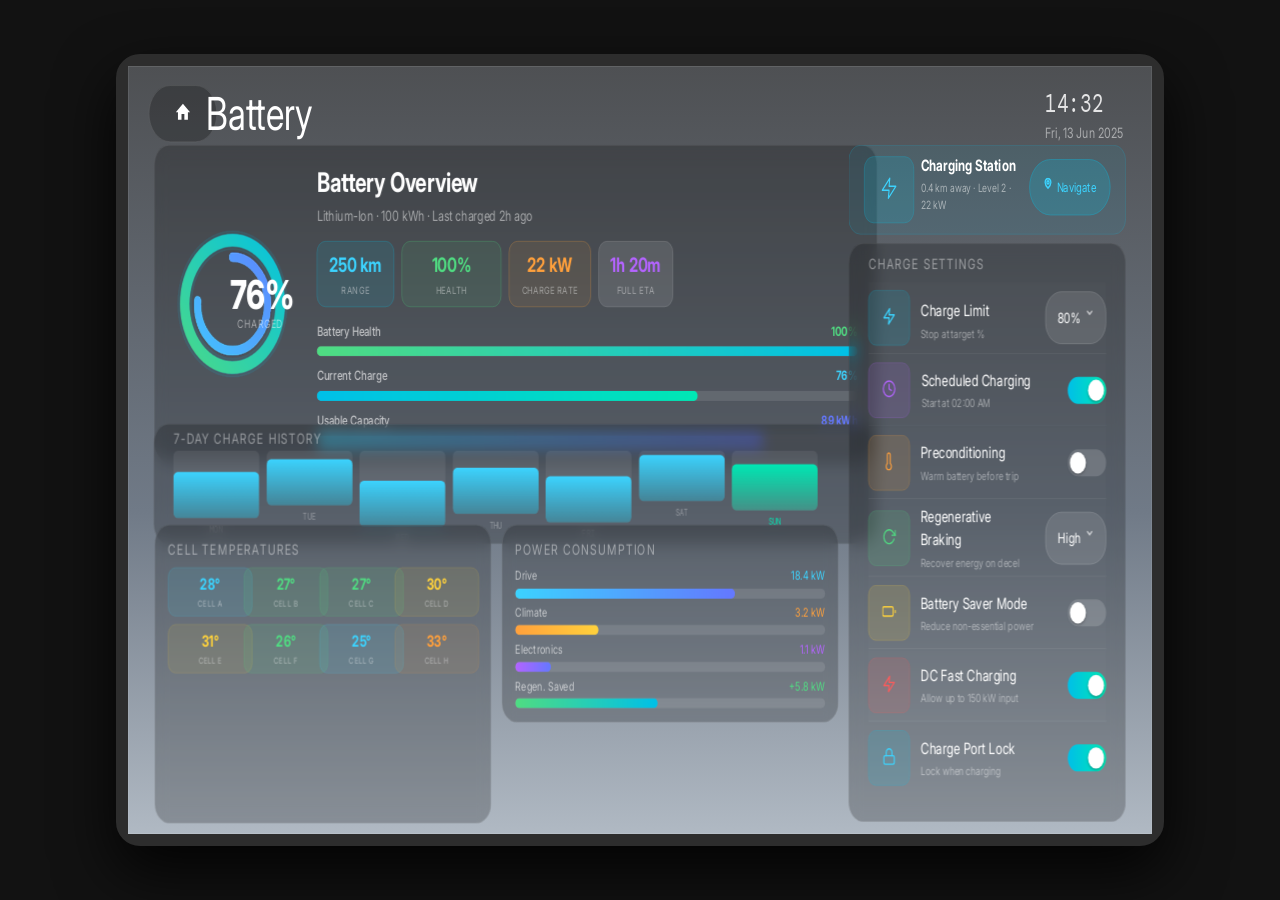
<file: battery.html>
<!DOCTYPE html>
<html>
<head>
  	<meta charset="utf-8">
  	<meta name="viewport" content="initial-scale=1, width=device-width">
  	
  	<link rel="stylesheet"  href="./src/css/index.css" />
  	<link rel="stylesheet" href="https://fonts.googleapis.com/css2?family=Inter:wght@400&display=swap" />
  	<link rel="stylesheet" href="https://fonts.googleapis.com/css2?family=DM Mono:wght@400&display=swap" />
  	<link rel="stylesheet" href="https://fonts.googleapis.com/css2?family=Exo 2:wght@700&display=swap" />
    <script src="./src/js/index.js" defer></script>
</head>
<body>
    <div data-layer="Desktop - 11" class="Desktop11" style="width: 1920px; height: 1080px; position: relative; background: linear-gradient(180deg, #4E5053 0%, #707A87 58%, #B0B9C3 100%); overflow: hidden; outline: 1px rgba(255, 255, 255, 0.15) solid; outline-offset: -1px">
  <div data-layer="Frame" class="Frame btn-home" style="width: 80px; height: 80px; padding-left: 24px; padding-right: 24px; left: 39px; top: 27px; position: absolute; background: rgba(0, 0, 0, 0.25); border-radius: 40.50px; outline: 1px rgba(255, 255, 255, 0.15) solid; outline-offset: -1px; flex-direction: column; justify-content: center; align-items: center; display: inline-flex">
    <div data-svg-wrapper data-layer="Frame" class="Frame" style="position: relative">
      <svg width="32" height="32" viewBox="0 0 32 32" fill="none" xmlns="http://www.w3.org/2000/svg">
      <path d="M13.3337 26.6667V18.6667H18.667V26.6667H25.3337V16H29.3337L16.0003 4L2.66699 16H6.66699V26.6667H13.3337Z" fill="white"/>
      </svg>
    </div>
  </div>
  <div data-layer="Frame" class="Frame" style="width: 214px; height: 64px; left: 147px; top: 35px; position: absolute">
    <div data-layer="Battery" class="Battery" style="left: 0px; top: 0px; position: absolute; color: white; font-size: 64px; font-family: Inter; font-weight: 400; line-height: 64px; word-wrap: break-word">Battery</div>
  </div>
  <div data-layer="Frame" class="Frame" style="left: 1719px; top: 25px; position: absolute; flex-direction: column; justify-content: flex-start; align-items: flex-start; display: inline-flex">
    <div data-layer="14:32" class="32" style="width: 152px; color: rgba(255, 255, 255, 0.85); font-size: 36px; font-family: DM Mono; font-weight: 400; line-height: 54px; word-wrap: break-word">14:32</div>
    <div data-layer="Fri, 13 Jun 2025" class="Fri13Jun2025" style="color: rgba(255, 255, 255, 0.50); font-size: 20px; font-family: Inter; font-weight: 400; line-height: 30px; word-wrap: break-word">Fri, 13 Jun 2025</div>
  </div>
  <div data-layer="Frame" class="Frame" style="width: 1282px; height: 429px; padding-left: 37px; padding-right: 37px; padding-top: 33px; padding-bottom: 33px; left: 49px; top: 111px; position: absolute; background: rgba(0, 0, 0, 0.22); border-radius: 28px; outline: 1px rgba(255, 255, 255, 0.12) solid; outline-offset: -1px; backdrop-filter: blur(12px); justify-content: flex-start; align-items: center; gap: 48px; display: inline-flex">
    <div data-layer="Margin" class="Margin" style="padding-top: 89.50px; padding-bottom: 89.50px; flex-direction: column; justify-content: flex-start; align-items: flex-start; display: inline-flex">
      <div data-layer="Frame" class="Frame" style="width: 220px; height: 220px; position: relative; flex-direction: column; justify-content: flex-start; align-items: flex-start; display: flex">
        <img data-layer="Rectangle" class="Rectangle" style="width: 220px; height: 220px; position: relative" src="./src/img/Circle1.png">
        <div data-layer="Frame" class="Frame" style="width: 220px; height: 220px; padding-left: 52.50px; padding-right: 52.50px; left: 0px; top: 0px; position: absolute; flex-direction: column; justify-content: center; align-items: center; gap: 2px; display: flex">
          <div data-layer="Frame" class="Frame" style="width: 115px; height: 56px; position: relative">
            <div data-layer="76%" style="left: 0px; top: 0px; position: absolute; color: white; font-size: 56px; font-family: Exo 2; font-weight: 800; line-height: 56px; word-wrap: break-word">76%</div>
          </div>
          <div data-layer="Margin" class="Margin" style="padding-left: 14.50px; padding-right: 14.50px; flex-direction: column; justify-content: flex-start; align-items: flex-start; display: flex">
            <div data-layer="CHARGED" class="Charged" style="color: rgba(255, 255, 255, 0.50); font-size: 16px; font-family: Inter; font-weight: 400; text-transform: uppercase; line-height: 24px; letter-spacing: 1px; word-wrap: break-word">CHARGED</div>
          </div>
        </div>
      </div>
    </div>
    <div data-layer="Frame" class="Frame" style="flex: 1 1 0; flex-direction: column; justify-content: flex-start; align-items: flex-start; gap: 20px; display: inline-flex">
      <div data-layer="Frame" class="Frame" style="align-self: stretch; flex-direction: column; justify-content: flex-start; align-items: flex-start; gap: 4px; display: flex">
        <div data-layer="Battery Overview" class="BatteryOverview" style="align-self: stretch; color: white; font-size: 38px; font-family: Exo 2; font-weight: 700; line-height: 57px; word-wrap: break-word">Battery Overview</div>
        <div data-layer="Lithium-Ion · 100 kWh · Last charged 2h ago" class="LithiumIon100KwhLastCharged2hAgo" style="align-self: stretch; color: rgba(255, 255, 255, 0.50); font-size: 20px; font-family: Inter; font-weight: 400; line-height: 30px; word-wrap: break-word">Lithium-Ion · 100 kWh · Last charged 2h ago</div>
      </div>
      <div data-layer="Frame" class="Frame" style="align-self: stretch; justify-content: flex-start; align-items: flex-start; gap: 14px; display: inline-flex">
        <div data-layer="Frame" class="Frame" style="padding-left: 23px; padding-right: 23px; padding-top: 13px; padding-bottom: 13px; background: rgba(0, 192, 232, 0.10); border-radius: 16px; outline: 1px rgba(0, 192, 232, 0.35) solid; outline-offset: -1px; flex-direction: column; justify-content: flex-start; align-items: center; gap: 4px; display: inline-flex">
          <div data-layer="250 km" class="Km" style="color: #3CD3FE; font-size: 28px; font-family: Exo 2; font-weight: 700; line-height: 42px; word-wrap: break-word">250 km</div>
          <div data-layer="Margin" class="Margin" style="padding-left: 22px; padding-right: 22px; flex-direction: column; justify-content: flex-start; align-items: flex-start; display: flex">
            <div data-layer="RANGE" class="Range" style="color: rgba(255, 255, 255, 0.45); font-size: 14px; font-family: Inter; font-weight: 400; text-transform: uppercase; line-height: 21px; letter-spacing: 0.80px; word-wrap: break-word">RANGE</div>
          </div>
        </div>
        <div data-layer="Frame" class="Frame" style="width: 130px; padding-left: 28.50px; padding-right: 28.50px; padding-top: 13px; padding-bottom: 13px; background: rgba(80, 220, 130, 0.08); border-radius: 16px; outline: 1px rgba(80, 220, 130, 0.35) solid; outline-offset: -1px; flex-direction: column; justify-content: flex-start; align-items: center; gap: 4px; display: inline-flex">
          <div data-layer="100%" style="color: #50DC82; font-size: 28px; font-family: Exo 2; font-weight: 700; line-height: 42px; word-wrap: break-word">100%</div>
          <div data-layer="Margin" class="Margin" style="padding-left: 7.09px; padding-right: 7.09px; flex-direction: column; justify-content: flex-start; align-items: flex-start; display: flex">
            <div data-layer="HEALTH" class="Health" style="color: rgba(255, 255, 255, 0.45); font-size: 14px; font-family: Inter; font-weight: 400; text-transform: uppercase; line-height: 21px; letter-spacing: 0.80px; word-wrap: break-word">HEALTH</div>
          </div>
        </div>
        <div data-layer="Frame" class="Frame" style="padding-left: 23px; padding-right: 23px; padding-top: 13px; padding-bottom: 13px; background: rgba(255, 160, 60, 0.08); border-radius: 16px; outline: 1px rgba(255, 160, 60, 0.35) solid; outline-offset: -1px; flex-direction: column; justify-content: flex-start; align-items: center; gap: 4px; display: inline-flex">
          <div data-layer="Margin" class="Margin" style="padding-left: 11.91px; padding-right: 11.91px; flex-direction: column; justify-content: flex-start; align-items: flex-start; display: flex">
            <div data-layer="22 kW" class="Kw" style="color: #FFA03C; font-size: 28px; font-family: Exo 2; font-weight: 700; line-height: 42px; word-wrap: break-word">22 kW</div>
          </div>
          <div data-layer="CHARGE RATE" class="ChargeRate" style="color: rgba(255, 255, 255, 0.45); font-size: 14px; font-family: Inter; font-weight: 400; text-transform: uppercase; line-height: 21px; letter-spacing: 0.80px; word-wrap: break-word">CHARGE RATE</div>
        </div>
        <div data-layer="Frame" class="Frame" style="padding-left: 23px; padding-right: 23px; padding-top: 13px; padding-bottom: 13px; background: rgba(255, 255, 255, 0.10); border-radius: 16px; outline: 1px rgba(255, 255, 255, 0.16) solid; outline-offset: -1px; flex-direction: column; justify-content: flex-start; align-items: center; gap: 4px; display: inline-flex">
          <div data-layer="1h 20m" class="H20m" style="color: #B464FF; font-size: 28px; font-family: Exo 2; font-weight: 700; line-height: 42px; word-wrap: break-word">1h 20m</div>
          <div data-layer="Margin" class="Margin" style="padding-left: 11.80px; padding-right: 11.80px; flex-direction: column; justify-content: flex-start; align-items: flex-start; display: flex">
            <div data-layer="FULL ETA" class="FullEta" style="color: rgba(255, 255, 255, 0.45); font-size: 14px; font-family: Inter; font-weight: 400; text-transform: uppercase; line-height: 21px; letter-spacing: 0.80px; word-wrap: break-word">FULL ETA</div>
          </div>
        </div>
      </div>
      <div data-layer="Frame" class="Frame" style="align-self: stretch; flex-direction: column; justify-content: flex-start; align-items: flex-start; gap: 14px; display: flex">
        <div data-layer="Frame" class="Frame" style="align-self: stretch; flex-direction: column; justify-content: flex-start; align-items: flex-start; gap: 8px; display: flex">
          <div data-layer="Frame" class="Frame" style="align-self: stretch; justify-content: space-between; align-items: flex-start; display: inline-flex">
            <div data-layer="Battery Health" class="BatteryHealth" style="color: rgba(255, 255, 255, 0.65); font-size: 18px; font-family: Inter; font-weight: 500; line-height: 27px; word-wrap: break-word">Battery Health</div>
            <div data-layer="100%" style="color: #50DC82; font-size: 18px; font-family: Inter; font-weight: 700; line-height: 27px; word-wrap: break-word">100%</div>
          </div>
          <div data-layer="Frame" class="Frame" style="align-self: stretch; height: 14px; background: rgba(255, 255, 255, 0.10); overflow: hidden; border-radius: 7px; flex-direction: column; justify-content: flex-start; align-items: flex-start; display: flex">
            <div data-layer="Rectangle" class="Rectangle" style="align-self: stretch; flex: 1 1 0; background: linear-gradient(90deg, #50DC82 0%, #00C0E8 100%); border-radius: 7px"></div>
          </div>
        </div>
        <div data-layer="Frame" class="Frame" style="align-self: stretch; flex-direction: column; justify-content: flex-start; align-items: flex-start; gap: 8px; display: flex">
          <div data-layer="Frame" class="Frame" style="align-self: stretch; justify-content: space-between; align-items: flex-start; display: inline-flex">
            <div data-layer="Current Charge" class="CurrentCharge" style="color: rgba(255, 255, 255, 0.65); font-size: 18px; font-family: Inter; font-weight: 500; line-height: 27px; word-wrap: break-word">Current Charge</div>
            <div data-layer="76%" style="color: #3CD3FE; font-size: 18px; font-family: Inter; font-weight: 700; line-height: 27px; word-wrap: break-word">76%</div>
          </div>
          <div data-layer="Frame" class="Frame" style="align-self: stretch; height: 14px; padding-right: 225.61px; background: rgba(255, 255, 255, 0.10); overflow: hidden; border-radius: 7px; flex-direction: column; justify-content: flex-start; align-items: flex-start; display: flex">
            <div data-layer="Rectangle" class="Rectangle" style="width: 714px; flex: 1 1 0; background: linear-gradient(90deg, #00C0E8 0%, #00E8B4 100%); border-radius: 7px"></div>
          </div>
        </div>
        <div data-layer="Frame" class="Frame" style="align-self: stretch; flex-direction: column; justify-content: flex-start; align-items: flex-start; gap: 8px; display: flex">
          <div data-layer="Frame" class="Frame" style="align-self: stretch; justify-content: space-between; align-items: flex-start; display: inline-flex">
            <div data-layer="Usable Capacity" class="UsableCapacity" style="color: rgba(255, 255, 255, 0.65); font-size: 18px; font-family: Inter; font-weight: 500; line-height: 27px; word-wrap: break-word">Usable Capacity</div>
            <div data-layer="89 kWh" class="Kwh" style="color: #6478FF; font-size: 18px; font-family: Inter; font-weight: 700; line-height: 27px; word-wrap: break-word">89 kWh</div>
          </div>
          <div data-layer="Frame" class="Frame" style="align-self: stretch; height: 14px; padding-right: 103.41px; background: rgba(255, 255, 255, 0.10); overflow: hidden; border-radius: 7px; flex-direction: column; justify-content: flex-start; align-items: flex-start; display: flex">
            <div data-layer="Rectangle" class="Rectangle" style="width: 837px; flex: 1 1 0; background: linear-gradient(90deg, #3CD3FE 0%, #6478FF 100%); border-radius: 7px"></div>
          </div>
        </div>
      </div>
    </div>
  </div>
  <div data-layer="Frame" class="Frame" style="width: 1282px; height: 150px; padding-top: 6px; padding-bottom: 33px; padding-left: 37px; padding-right: 37px; left: 48px; top: 553px; position: absolute; background: rgba(0, 0, 0, 0.22); border-radius: 28px; outline: 1px rgba(255, 255, 255, 0.12) solid; outline-offset: -1px; backdrop-filter: blur(12px); flex-direction: column; justify-content: flex-start; align-items: flex-start; gap: 7px; display: inline-flex">
    <div data-layer="7-DAY CHARGE HISTORY" class="DayChargeHistory" style="align-self: stretch; color: rgba(255, 255, 255, 0.45); font-size: 20px; font-family: Inter; font-weight: 400; text-transform: uppercase; line-height: 30px; letter-spacing: 2px; word-wrap: break-word">7-DAY CHARGE HISTORY</div>
    <div data-layer="Frame" class="Frame" style="align-self: stretch; height: 100px; position: relative">
      <div data-layer="Frame" class="Frame" style="width: 161px; left: 0px; top: -5px; position: absolute; flex-direction: column; justify-content: flex-start; align-items: flex-start; gap: 6px; display: inline-flex">
        <div data-layer="Frame" class="Frame" style="align-self: stretch; height: 80px; padding-top: 30.41px; background: rgba(255, 255, 255, 0.07); overflow: hidden; border-radius: 8px; flex-direction: column; justify-content: flex-end; align-items: flex-start; display: flex">
          <div data-layer="Rectangle" class="Rectangle" style="align-self: stretch; flex: 1 1 0; background: linear-gradient(180deg, #3CD3FE 0%, rgba(0, 192, 232, 0.30) 100%); border-radius: 8px"></div>
        </div>
        <div data-layer="Frame" class="Frame" style="padding-left: 68.28px; padding-right: 68.28px; flex-direction: column; justify-content: flex-start; align-items: flex-start; display: flex">
          <div data-layer="MON" class="Mon" style="color: rgba(255, 255, 255, 0.35); font-size: 13px; font-family: DM Mono; font-weight: 400; line-height: 19.50px; word-wrap: break-word">MON</div>
        </div>
      </div>
      <div data-layer="Frame" class="Frame" style="width: 161px; left: 175px; top: -5px; position: absolute; flex-direction: column; justify-content: flex-start; align-items: flex-start; gap: 6px; display: inline-flex">
        <div data-layer="Frame" class="Frame" style="align-self: stretch; height: 80px; padding-top: 12px; background: rgba(255, 255, 255, 0.07); overflow: hidden; border-radius: 8px; flex-direction: column; justify-content: flex-end; align-items: flex-start; display: flex">
          <div data-layer="Rectangle" class="Rectangle" style="align-self: stretch; flex: 1 1 0; background: linear-gradient(180deg, #3CD3FE 0%, rgba(0, 192, 232, 0.30) 100%); border-radius: 8px"></div>
        </div>
        <div data-layer="Frame" class="Frame" style="padding-left: 68.28px; padding-right: 68.30px; flex-direction: column; justify-content: flex-start; align-items: flex-start; display: flex">
          <div data-layer="TUE" class="Tue" style="color: rgba(255, 255, 255, 0.35); font-size: 13px; font-family: DM Mono; font-weight: 400; line-height: 19.50px; word-wrap: break-word">TUE</div>
        </div>
      </div>
      <div data-layer="Frame" class="Frame" style="width: 161px; left: 349px; top: -5px; position: absolute; flex-direction: column; justify-content: flex-start; align-items: flex-start; gap: 6px; display: inline-flex">
        <div data-layer="Frame" class="Frame" style="align-self: stretch; height: 80px; padding-top: 41.61px; background: rgba(255, 255, 255, 0.07); overflow: hidden; border-radius: 8px; flex-direction: column; justify-content: flex-end; align-items: flex-start; display: flex">
          <div data-layer="Rectangle" class="Rectangle" style="align-self: stretch; flex: 1 1 0; background: linear-gradient(180deg, #3CD3FE 0%, rgba(0, 192, 232, 0.30) 100%); border-radius: 8px"></div>
        </div>
        <div data-layer="Frame" class="Frame" style="padding-left: 68.28px; padding-right: 68.28px; flex-direction: column; justify-content: flex-start; align-items: flex-start; display: flex">
          <div data-layer="WED" class="Wed" style="color: rgba(255, 255, 255, 0.35); font-size: 13px; font-family: DM Mono; font-weight: 400; line-height: 19.50px; word-wrap: break-word">WED</div>
        </div>
      </div>
      <div data-layer="Frame" class="Frame" style="width: 161px; left: 524px; top: -5px; position: absolute; flex-direction: column; justify-content: flex-start; align-items: flex-start; gap: 6px; display: inline-flex">
        <div data-layer="Frame" class="Frame" style="align-self: stretch; height: 80px; padding-top: 24px; background: rgba(255, 255, 255, 0.07); overflow: hidden; border-radius: 8px; flex-direction: column; justify-content: flex-end; align-items: flex-start; display: flex">
          <div data-layer="Rectangle" class="Rectangle" style="align-self: stretch; flex: 1 1 0; background: linear-gradient(180deg, #3CD3FE 0%, rgba(0, 192, 232, 0.30) 100%); border-radius: 8px"></div>
        </div>
        <div data-layer="Frame" class="Frame" style="padding-left: 68.28px; padding-right: 68.30px; flex-direction: column; justify-content: flex-start; align-items: flex-start; display: flex">
          <div data-layer="THU" class="Thu" style="color: rgba(255, 255, 255, 0.35); font-size: 13px; font-family: DM Mono; font-weight: 400; line-height: 19.50px; word-wrap: break-word">THU</div>
        </div>
      </div>
      <div data-layer="Frame" class="Frame" style="width: 161px; left: 698px; top: -5px; position: absolute; flex-direction: column; justify-content: flex-start; align-items: flex-start; gap: 6px; display: inline-flex">
        <div data-layer="Frame" class="Frame" style="align-self: stretch; height: 80px; padding-top: 36px; background: rgba(255, 255, 255, 0.07); overflow: hidden; border-radius: 8px; flex-direction: column; justify-content: flex-end; align-items: flex-start; display: flex">
          <div data-layer="Rectangle" class="Rectangle" style="align-self: stretch; flex: 1 1 0; background: linear-gradient(180deg, #3CD3FE 0%, rgba(0, 192, 232, 0.30) 100%); border-radius: 8px"></div>
        </div>
        <div data-layer="Frame" class="Frame" style="padding-left: 68.28px; padding-right: 68.28px; flex-direction: column; justify-content: flex-start; align-items: flex-start; display: flex">
          <div data-layer="FRI" class="Fri" style="color: rgba(255, 255, 255, 0.35); font-size: 13px; font-family: DM Mono; font-weight: 400; line-height: 19.50px; word-wrap: break-word">FRI</div>
        </div>
      </div>
      <div data-layer="Frame" class="Frame" style="width: 161px; left: 873px; top: -5px; position: absolute; flex-direction: column; justify-content: flex-start; align-items: flex-start; gap: 6px; display: inline-flex">
        <div data-layer="Frame" class="Frame" style="align-self: stretch; height: 80px; padding-top: 6.41px; background: rgba(255, 255, 255, 0.07); overflow: hidden; border-radius: 8px; flex-direction: column; justify-content: flex-end; align-items: flex-start; display: flex">
          <div data-layer="Rectangle" class="Rectangle" style="align-self: stretch; flex: 1 1 0; background: linear-gradient(180deg, #3CD3FE 0%, rgba(0, 192, 232, 0.30) 100%); border-radius: 8px"></div>
        </div>
        <div data-layer="Frame" class="Frame" style="padding-left: 68.28px; padding-right: 68.30px; flex-direction: column; justify-content: flex-start; align-items: flex-start; display: flex">
          <div data-layer="SAT" class="Sat" style="color: rgba(255, 255, 255, 0.35); font-size: 13px; font-family: DM Mono; font-weight: 400; line-height: 19.50px; word-wrap: break-word">SAT</div>
        </div>
      </div>
      <div data-layer="Frame" class="Frame" style="width: 161px; left: 1047px; top: -5px; position: absolute; flex-direction: column; justify-content: flex-start; align-items: flex-start; gap: 6px; display: inline-flex">
        <div data-layer="Frame" class="Frame" style="align-self: stretch; height: 80px; padding-top: 19.20px; background: rgba(255, 255, 255, 0.07); overflow: hidden; border-radius: 8px; flex-direction: column; justify-content: flex-end; align-items: flex-start; display: flex">
          <div data-layer="Rectangle" class="Rectangle" style="align-self: stretch; flex: 1 1 0; background: linear-gradient(180deg, #00E8B4 0%, rgba(0, 232, 180, 0.30) 100%); border-radius: 8px"></div>
        </div>
        <div data-layer="Frame" class="Frame" style="padding-left: 68.28px; padding-right: 68.30px; flex-direction: column; justify-content: flex-start; align-items: flex-start; display: flex">
          <div data-layer="SUN" class="Sun" style="color: #00E8B4; font-size: 13px; font-family: DM Mono; font-weight: 400; line-height: 19.50px; word-wrap: break-word">SUN</div>
        </div>
      </div>
    </div>
  </div>
  <div data-layer="Frame" class="Frame" style="width: 1282px; height: 348px; left: 50px; top: 715px; position: absolute; justify-content: flex-start; align-items: flex-start; gap: 20px; display: inline-flex">
    <div data-layer="Frame" class="Frame" style="flex: 1 1 0; align-self: stretch; padding: 20px 25px; background: rgba(0, 0, 0, 0.22); border-radius: 28px; outline: 1px rgba(255, 255, 255, 0.12) solid; outline-offset: -1px; backdrop-filter: blur(12px); flex-direction: column; justify-content: flex-start; align-items: flex-start; gap: 10px; display: inline-flex">
      <div data-layer="CELL TEMPERATURES" class="CellTemperatures" style="align-self: stretch; color: rgba(255, 255, 255, 0.45); font-size: 20px; font-family: Inter; font-weight: 400; text-transform: uppercase; line-height: 30px; letter-spacing: 2px; word-wrap: break-word">CELL TEMPERATURES</div>
      <div data-layer="Frame" class="Frame" style="align-self: stretch; height: 153px; position: relative">
        <div data-layer="Frame" class="Frame" style="width: 132px; padding-top: 8px; padding-bottom: 8px; padding-left: 13px; padding-right: 13px; left: 0px; top: 0px; position: absolute; background: rgba(60, 211, 254, 0.10); border-radius: 14px; outline: 1px rgba(60, 211, 254, 0.20) solid; outline-offset: -1px; flex-direction: column; justify-content: flex-start; align-items: flex-start; gap: 2px; display: inline-flex">
          <div data-layer="28°" style="align-self: stretch; text-align: center; color: #3CD3FE; font-size: 22px; font-family: Exo 2; font-weight: 700; line-height: 33px; word-wrap: break-word">28°</div>
          <div data-layer="CELL A" class="CellA" style="align-self: stretch; text-align: center; color: rgba(255, 255, 255, 0.45); font-size: 12px; font-family: Inter; font-weight: 400; text-transform: uppercase; line-height: 18px; letter-spacing: 0.80px; word-wrap: break-word">CELL A</div>
        </div>
        <div data-layer="Frame" class="Frame" style="width: 132px; padding-top: 8px; padding-bottom: 8px; padding-left: 13px; padding-right: 13px; left: 142px; top: 0px; position: absolute; background: rgba(80, 220, 130, 0.10); border-radius: 14px; outline: 1px rgba(80, 220, 130, 0.20) solid; outline-offset: -1px; flex-direction: column; justify-content: flex-start; align-items: flex-start; gap: 2px; display: inline-flex">
          <div data-layer="27°" style="align-self: stretch; text-align: center; color: #50DC82; font-size: 22px; font-family: Exo 2; font-weight: 700; line-height: 33px; word-wrap: break-word">27°</div>
          <div data-layer="CELL B" class="CellB" style="align-self: stretch; text-align: center; color: rgba(255, 255, 255, 0.45); font-size: 12px; font-family: Inter; font-weight: 400; text-transform: uppercase; line-height: 18px; letter-spacing: 0.80px; word-wrap: break-word">CELL B</div>
        </div>
        <div data-layer="Frame" class="Frame" style="width: 132px; padding-top: 8px; padding-bottom: 8px; padding-left: 13px; padding-right: 13px; left: 284px; top: 0px; position: absolute; background: rgba(80, 220, 130, 0.10); border-radius: 14px; outline: 1px rgba(80, 220, 130, 0.20) solid; outline-offset: -1px; flex-direction: column; justify-content: flex-start; align-items: flex-start; gap: 2px; display: inline-flex">
          <div data-layer="27°" style="align-self: stretch; text-align: center; color: #50DC82; font-size: 22px; font-family: Exo 2; font-weight: 700; line-height: 33px; word-wrap: break-word">27°</div>
          <div data-layer="CELL C" class="CellC" style="align-self: stretch; text-align: center; color: rgba(255, 255, 255, 0.45); font-size: 12px; font-family: Inter; font-weight: 400; text-transform: uppercase; line-height: 18px; letter-spacing: 0.80px; word-wrap: break-word">CELL C</div>
        </div>
        <div data-layer="Frame" class="Frame" style="width: 132px; padding-top: 8px; padding-bottom: 8px; padding-left: 13px; padding-right: 13px; left: 425px; top: 0px; position: absolute; background: rgba(255, 210, 60, 0.08); border-radius: 14px; outline: 1px rgba(255, 210, 60, 0.18) solid; outline-offset: -1px; flex-direction: column; justify-content: flex-start; align-items: flex-start; gap: 2px; display: inline-flex">
          <div data-layer="30°" style="align-self: stretch; text-align: center; color: #FFD23C; font-size: 22px; font-family: Exo 2; font-weight: 700; line-height: 33px; word-wrap: break-word">30°</div>
          <div data-layer="CELL D" class="CellD" style="align-self: stretch; text-align: center; color: rgba(255, 255, 255, 0.45); font-size: 12px; font-family: Inter; font-weight: 400; text-transform: uppercase; line-height: 18px; letter-spacing: 0.80px; word-wrap: break-word">CELL D</div>
        </div>
        <div data-layer="Frame" class="Frame" style="width: 132px; padding-top: 8px; padding-bottom: 8px; padding-left: 13px; padding-right: 13px; left: 0px; top: 80px; position: absolute; background: rgba(255, 210, 60, 0.08); border-radius: 14px; outline: 1px rgba(255, 210, 60, 0.18) solid; outline-offset: -1px; flex-direction: column; justify-content: flex-start; align-items: flex-start; gap: 2px; display: inline-flex">
          <div data-layer="31°" style="align-self: stretch; text-align: center; color: #FFD23C; font-size: 22px; font-family: Exo 2; font-weight: 700; line-height: 33px; word-wrap: break-word">31°</div>
          <div data-layer="CELL E" class="CellE" style="align-self: stretch; text-align: center; color: rgba(255, 255, 255, 0.45); font-size: 12px; font-family: Inter; font-weight: 400; text-transform: uppercase; line-height: 18px; letter-spacing: 0.80px; word-wrap: break-word">CELL E</div>
        </div>
        <div data-layer="Frame" class="Frame" style="width: 132px; padding-top: 8px; padding-bottom: 8px; padding-left: 13px; padding-right: 13px; left: 142px; top: 80px; position: absolute; background: rgba(80, 220, 130, 0.10); border-radius: 14px; outline: 1px rgba(80, 220, 130, 0.20) solid; outline-offset: -1px; flex-direction: column; justify-content: flex-start; align-items: flex-start; gap: 2px; display: inline-flex">
          <div data-layer="26°" style="align-self: stretch; text-align: center; color: #50DC82; font-size: 22px; font-family: Exo 2; font-weight: 700; line-height: 33px; word-wrap: break-word">26°</div>
          <div data-layer="CELL F" class="CellF" style="align-self: stretch; text-align: center; color: rgba(255, 255, 255, 0.45); font-size: 12px; font-family: Inter; font-weight: 400; text-transform: uppercase; line-height: 18px; letter-spacing: 0.80px; word-wrap: break-word">CELL F</div>
        </div>
        <div data-layer="Frame" class="Frame" style="width: 132px; padding-top: 8px; padding-bottom: 8px; padding-left: 13px; padding-right: 13px; left: 284px; top: 80px; position: absolute; background: rgba(60, 211, 254, 0.10); border-radius: 14px; outline: 1px rgba(60, 211, 254, 0.20) solid; outline-offset: -1px; flex-direction: column; justify-content: flex-start; align-items: flex-start; gap: 2px; display: inline-flex">
          <div data-layer="25°" style="align-self: stretch; text-align: center; color: #3CD3FE; font-size: 22px; font-family: Exo 2; font-weight: 700; line-height: 33px; word-wrap: break-word">25°</div>
          <div data-layer="CELL G" class="CellG" style="align-self: stretch; text-align: center; color: rgba(255, 255, 255, 0.45); font-size: 12px; font-family: Inter; font-weight: 400; text-transform: uppercase; line-height: 18px; letter-spacing: 0.80px; word-wrap: break-word">CELL G</div>
        </div>
        <div data-layer="Frame" class="Frame" style="width: 132px; padding-top: 8px; padding-bottom: 8px; padding-left: 13px; padding-right: 13px; left: 425px; top: 80px; position: absolute; background: rgba(255, 160, 60, 0.08); border-radius: 14px; outline: 1px rgba(255, 160, 60, 0.18) solid; outline-offset: -1px; flex-direction: column; justify-content: flex-start; align-items: flex-start; gap: 2px; display: inline-flex">
          <div data-layer="33°" style="align-self: stretch; text-align: center; color: #FFA03C; font-size: 22px; font-family: Exo 2; font-weight: 700; line-height: 33px; word-wrap: break-word">33°</div>
          <div data-layer="CELL H" class="CellH" style="align-self: stretch; text-align: center; color: rgba(255, 255, 255, 0.45); font-size: 12px; font-family: Inter; font-weight: 400; text-transform: uppercase; line-height: 18px; letter-spacing: 0.80px; word-wrap: break-word">CELL H</div>
        </div>
      </div>
    </div>
    <div data-layer="Frame" class="Frame" style="flex: 1 1 0; padding: 20px 25px; background: rgba(0, 0, 0, 0.22); border-radius: 28px; outline: 1px rgba(255, 255, 255, 0.12) solid; outline-offset: -1px; backdrop-filter: blur(12px); flex-direction: column; justify-content: flex-start; align-items: flex-start; gap: 10px; display: inline-flex">
      <div data-layer="POWER CONSUMPTION" class="PowerConsumption" style="align-self: stretch; color: rgba(255, 255, 255, 0.45); font-size: 20px; font-family: Inter; font-weight: 400; text-transform: uppercase; line-height: 30px; letter-spacing: 2px; word-wrap: break-word">POWER CONSUMPTION</div>
      <div data-layer="Frame" class="Frame" style="align-self: stretch; flex-direction: column; justify-content: flex-start; align-items: flex-start; gap: 8px; display: flex">
        <div data-layer="Frame" class="Frame" style="align-self: stretch; flex-direction: column; justify-content: flex-start; align-items: flex-start; gap: 4px; display: flex">
          <div data-layer="Frame" class="Frame" style="align-self: stretch; justify-content: space-between; align-items: flex-start; display: inline-flex">
            <div data-layer="Drive" class="Drive" style="color: rgba(255, 255, 255, 0.60); font-size: 17px; font-family: Inter; font-weight: 400; line-height: 25.50px; word-wrap: break-word">Drive</div>
            <div data-layer="18.4 kW" class="4Kw" style="color: #3CD3FE; font-size: 17px; font-family: Inter; font-weight: 400; line-height: 25.50px; word-wrap: break-word">18.4 kW</div>
          </div>
          <div data-layer="Frame" class="Frame" style="align-self: stretch; height: 14px; padding-right: 144.83px; background: rgba(255, 255, 255, 0.10); overflow: hidden; border-radius: 7px; flex-direction: column; justify-content: flex-start; align-items: flex-start; display: flex">
            <div data-layer="Rectangle" class="Rectangle" style="width: 412px; flex: 1 1 0; background: linear-gradient(90deg, #3CD3FE 0%, #6478FF 100%); border-radius: 7px"></div>
          </div>
        </div>
        <div data-layer="Frame" class="Frame" style="align-self: stretch; flex-direction: column; justify-content: flex-start; align-items: flex-start; gap: 4px; display: flex">
          <div data-layer="Frame" class="Frame" style="align-self: stretch; justify-content: space-between; align-items: flex-start; display: inline-flex">
            <div data-layer="Climate" class="Climate" style="color: rgba(255, 255, 255, 0.60); font-size: 17px; font-family: Inter; font-weight: 400; line-height: 25.50px; word-wrap: break-word">Climate</div>
            <div data-layer="3.2 kW" class="2Kw" style="color: #FFA03C; font-size: 17px; font-family: Inter; font-weight: 400; line-height: 25.50px; word-wrap: break-word">3.2 kW</div>
          </div>
          <div data-layer="Frame" class="Frame" style="align-self: stretch; height: 14px; padding-right: 401.05px; background: rgba(255, 255, 255, 0.10); overflow: hidden; border-radius: 7px; flex-direction: column; justify-content: flex-start; align-items: flex-start; display: flex">
            <div data-layer="Rectangle" class="Rectangle" style="width: 156px; flex: 1 1 0; background: linear-gradient(90deg, #FFA03C 0%, #FFD23C 100%); border-radius: 7px"></div>
          </div>
        </div>
        <div data-layer="Frame" class="Frame" style="align-self: stretch; flex-direction: column; justify-content: flex-start; align-items: flex-start; gap: 4px; display: flex">
          <div data-layer="Frame" class="Frame" style="align-self: stretch; justify-content: space-between; align-items: flex-start; display: inline-flex">
            <div data-layer="Electronics" class="Electronics" style="color: rgba(255, 255, 255, 0.60); font-size: 17px; font-family: Inter; font-weight: 400; line-height: 25.50px; word-wrap: break-word">Electronics</div>
            <div data-layer="1.1 kW" class="1Kw" style="color: #B464FF; font-size: 17px; font-family: Inter; font-weight: 400; line-height: 25.50px; word-wrap: break-word">1.1 kW</div>
          </div>
          <div data-layer="Frame" class="Frame" style="align-self: stretch; height: 14px; padding-right: 490.17px; background: rgba(255, 255, 255, 0.10); overflow: hidden; border-radius: 7px; flex-direction: column; justify-content: flex-start; align-items: flex-start; display: flex">
            <div data-layer="Rectangle" class="Rectangle" style="width: 67px; flex: 1 1 0; background: linear-gradient(90deg, #B464FF 0%, #6478FF 100%); border-radius: 7px"></div>
          </div>
        </div>
        <div data-layer="Frame" class="Frame" style="align-self: stretch; flex-direction: column; justify-content: flex-start; align-items: flex-start; gap: 4px; display: flex">
          <div data-layer="Frame" class="Frame" style="align-self: stretch; justify-content: space-between; align-items: flex-start; display: inline-flex">
            <div data-layer="Regen. Saved" class="RegenSaved" style="color: rgba(255, 255, 255, 0.60); font-size: 17px; font-family: Inter; font-weight: 400; line-height: 25.50px; word-wrap: break-word">Regen. Saved</div>
            <div data-layer="+5.8 kW" class="58Kw" style="color: #50DC82; font-size: 17px; font-family: Inter; font-weight: 400; line-height: 25.50px; word-wrap: break-word">+5.8 kW</div>
          </div>
          <div data-layer="Frame" class="Frame" style="align-self: stretch; height: 14px; padding-right: 289.64px; background: rgba(255, 255, 255, 0.10); overflow: hidden; border-radius: 7px; flex-direction: column; justify-content: flex-start; align-items: flex-start; display: flex">
            <div data-layer="Rectangle" class="Rectangle" style="width: 267px; flex: 1 1 0; background: linear-gradient(90deg, #50DC82 0%, #00C0E8 100%); border-radius: 7px"></div>
          </div>
        </div>
      </div>
    </div>
  </div>
  <div data-layer="Frame" class="Frame" style="width: 520px; height: 952px; left: 1351px; top: 111px; position: absolute; flex-direction: column; justify-content: flex-start; align-items: flex-start; gap: 15px; display: inline-flex">
    <div data-layer="Frame" class="Frame" style="align-self: stretch; padding-left: 29px; padding-right: 29px; padding-top: 15px; padding-bottom: 15px; background: rgba(0, 192, 232, 0.08); border-radius: 22px; outline: 1px rgba(0, 192, 232, 0.25) solid; outline-offset: -1px; justify-content: flex-start; align-items: flex-start; gap: 12px; display: inline-flex">
      <div data-layer="Margin" class="Margin" style="padding-top: 4px; padding-bottom: 4px; flex-direction: column; justify-content: flex-start; align-items: flex-start; display: inline-flex">
        <div data-layer="Frame" class="Frame" style="width: 64px; height: 64px; padding: 15px; background: rgba(0, 192, 232, 0.15); border-radius: 18px; outline: 1px rgba(0, 192, 232, 0.30) solid; outline-offset: -1px; flex-direction: column; justify-content: center; align-items: center; display: flex">
          <div data-svg-wrapper data-layer="Frame" class="Frame" style="position: relative">
            <svg width="34" height="34" viewBox="0 0 34 34" fill="none" xmlns="http://www.w3.org/2000/svg">
            <path d="M18.4167 2.8335L4.25 19.8335H17L15.5833 31.1668L29.75 14.1668H17L18.4167 2.8335Z" stroke="#3CD3FE" stroke-width="2" stroke-linecap="round" stroke-linejoin="round"/>
            </svg>
          </div>
        </div>
      </div>
      <div data-layer="Frame" class="Frame" style="flex: 1 1 0; flex-direction: column; justify-content: flex-start; align-items: flex-start; gap: 3px; display: inline-flex">
        <div data-layer="Charging Station" class="ChargingStation" style="align-self: stretch; color: white; font-size: 22px; font-family: Inter; font-weight: 700; line-height: 33px; word-wrap: break-word">Charging Station</div>
        <div data-layer="0.4 km away · Level 2 · 22 kW" class="4KmAwayLevel222Kw" style="align-self: stretch; color: rgba(255, 255, 255, 0.50); font-size: 16px; font-family: Inter; font-weight: 400; line-height: 24px; word-wrap: break-word">0.4 km away · Level 2 · 22 kW</div>
      </div>
      <div data-layer="Margin" class="Margin" style="padding-top: 8px; padding-bottom: 8px; flex-direction: column; justify-content: flex-start; align-items: flex-start; display: inline-flex">
        <div data-layer="Frame" class="Frame btn-station" style="height: 53px; padding-left: 27px; padding-right: 27px; padding-top: 13px; padding-bottom: 13px; background: rgba(0, 192, 232, 0.20); border-radius: 50px; outline: 1px rgba(0, 192, 232, 0.45) solid; outline-offset: -1px; justify-content: flex-start; align-items: center; gap: 8px; display: inline-flex">
          <div data-layer="Margin" class="Margin" style="width: 16px; height: 27px; padding-top: 5.50px; padding-bottom: 5.50px; flex-direction: column; justify-content: flex-start; align-items: flex-start; display: inline-flex">
            <div data-svg-wrapper data-layer="Frame" class="Frame" style="position: relative">
              <svg width="16" height="16" viewBox="0 0 16 16" fill="none" xmlns="http://www.w3.org/2000/svg">
              <path d="M8 8.6665C9.10457 8.6665 10 7.77107 10 6.6665C10 5.56193 9.10457 4.6665 8 4.6665C6.89543 4.6665 6 5.56193 6 6.6665C6 7.77107 6.89543 8.6665 8 8.6665Z" stroke="#3CD3FE" stroke-width="2.5" stroke-linecap="round" stroke-linejoin="round"/>
              <path d="M8.00033 1.3335C9.41481 1.3335 10.7714 1.8954 11.7716 2.89559C12.7718 3.89579 13.3337 5.25234 13.3337 6.66683C13.3337 10.1668 8.00033 14.6668 8.00033 14.6668C8.00033 14.6668 2.66699 10.1668 2.66699 6.66683C2.66699 5.25234 3.2289 3.89579 4.22909 2.89559C5.22928 1.8954 6.58584 1.3335 8.00033 1.3335Z" stroke="#3CD3FE" stroke-width="2.5" stroke-linecap="round" stroke-linejoin="round"/>
              </svg>
            </div>
          </div>
          <div data-layer="Navigate" class="Navigate" style="color: #3CD3FE; font-size: 18px; font-family: Inter; font-weight: 400; line-height: 27px; word-wrap: break-word">Navigate</div>
        </div>
      </div>
    </div>
    <div data-layer="Frame" class="Frame" style="align-self: stretch; flex: 1 1 0; padding-top: 18px; padding-bottom: 18px; padding-left: 37px; padding-right: 37px; background: rgba(0, 0, 0, 0.22); border-radius: 28px; outline: 1px rgba(255, 255, 255, 0.12) solid; outline-offset: -1px; backdrop-filter: blur(12px); flex-direction: column; justify-content: flex-start; align-items: flex-start; display: flex">
      <div data-layer="Margin" class="Margin" style="align-self: stretch; padding-bottom: 10px; flex-direction: column; justify-content: flex-start; align-items: flex-start; display: flex">
        <div data-layer="CHARGE SETTINGS" class="ChargeSettings" style="align-self: stretch; color: rgba(255, 255, 255, 0.45); font-size: 20px; font-family: Inter; font-weight: 400; text-transform: uppercase; line-height: 30px; letter-spacing: 2px; word-wrap: break-word">CHARGE SETTINGS</div>
      </div>
      <div data-layer="Frame" class="Frame" style="align-self: stretch; padding-top: 8px; padding-bottom: 8px; background: rgba(255, 255, 255, 0.01); box-shadow: 0px -1px 0px rgba(255, 255, 255, 0.08) inset; justify-content: flex-start; align-items: center; gap: 20px; display: inline-flex">
        <div data-layer="Margin" class="Margin" style="padding-top: 4px; padding-bottom: 4px; flex-direction: column; justify-content: flex-start; align-items: flex-start; display: inline-flex">
          <div data-layer="Frame" class="Frame" style="width: 52px; height: 52px; padding: 13px; background: rgba(0, 192, 232, 0.12); border-radius: 14px; outline: 1px rgba(0, 192, 232, 0.25) solid; outline-offset: -1px; flex-direction: column; justify-content: center; align-items: center; display: flex">
            <div data-svg-wrapper data-layer="Frame" class="Frame" style="position: relative">
              <svg width="26" height="26" viewBox="0 0 26 26" fill="none" xmlns="http://www.w3.org/2000/svg">
              <path d="M14.0833 2.1665L3.25 15.1665H13L11.9167 23.8332L22.75 10.8332H13L14.0833 2.1665Z" stroke="#3CD3FE" stroke-width="2" stroke-linecap="round" stroke-linejoin="round"/>
              </svg>
            </div>
          </div>
        </div>
        <div data-layer="Frame" class="Frame" style="width: 239px; height: 52px; flex-direction: column; justify-content: flex-start; align-items: flex-start; gap: 3px; display: inline-flex">
          <div data-layer="Charge Limit" class="ChargeLimit" style="align-self: stretch; color: white; font-size: 22px; font-family: Inter; font-weight: 400; line-height: 33px; word-wrap: break-word">Charge Limit</div>
          <div data-layer="Stop at target %" class="StopAtTarget" style="align-self: stretch; color: rgba(255, 255, 255, 0.45); font-size: 16px; font-family: Inter; font-weight: 400; line-height: 24px; word-wrap: break-word">Stop at target %</div>
        </div>
        <div data-layer="Margin" data-property-1="Default" class="Margin btn-charge-limit" style="padding-top: 4px; padding-bottom: 4px; flex-direction: column; justify-content: flex-start; align-items: flex-start; display: inline-flex">
          <div data-layer="Frame" class="Frame" style="height: 52px; padding-left: 23px; padding-right: 23px; padding-top: 11px; padding-bottom: 11px; background: rgba(255, 255, 255, 0.10); border-radius: 30px; outline: 1px rgba(255, 255, 255, 0.20) solid; outline-offset: -1px; justify-content: flex-start; align-items: center; gap: 8px; display: inline-flex">
            <div data-layer="80%" class="limit-val" style="color: white; font-size: 20px; font-family: Inter; font-weight: 400; line-height: 30px; word-wrap: break-word">80%</div>
            <div data-layer="Margin" class="Margin" style="width: 16px; height: 30px; padding-top: 7px; padding-bottom: 7px; flex-direction: column; justify-content: flex-start; align-items: flex-start; display: inline-flex">
              <div data-svg-wrapper data-layer="Frame" class="Frame" style="position: relative">
                <svg width="16" height="16" viewBox="0 0 16 16" fill="none" xmlns="http://www.w3.org/2000/svg">
                <g opacity="0.6">
                <path d="M4 6L8 10L12 6" stroke="white" stroke-width="2.5" stroke-linecap="round" stroke-linejoin="round"/>
                </g>
                </svg>
              </div>
            </div>
          </div>
        </div>
      </div>
      <div data-layer="Frame" class="Frame" style="align-self: stretch; padding-top: 8px; padding-bottom: 8px; background: rgba(255, 255, 255, 0.01); box-shadow: 0px -1px 0px rgba(255, 255, 255, 0.08) inset; justify-content: flex-start; align-items: center; gap: 21px; display: inline-flex">
        <div data-layer="Margin" class="Margin" style="padding-top: 4px; padding-bottom: 4px; flex-direction: column; justify-content: flex-start; align-items: flex-start; display: inline-flex">
          <div data-layer="Frame" class="Frame" style="width: 52px; height: 52px; padding: 13px; background: rgba(180, 100, 255, 0.12); border-radius: 14px; outline: 1px rgba(180, 100, 255, 0.25) solid; outline-offset: -1px; flex-direction: column; justify-content: center; align-items: center; display: flex">
            <div data-svg-wrapper data-layer="Frame" class="Frame" style="position: relative">
              <svg width="26" height="26" viewBox="0 0 26 26" fill="none" xmlns="http://www.w3.org/2000/svg">
              <path d="M13.0003 23.8332C18.9834 23.8332 23.8337 18.9829 23.8337 12.9998C23.8337 7.01675 18.9834 2.1665 13.0003 2.1665C7.01724 2.1665 2.16699 7.01675 2.16699 12.9998C2.16699 18.9829 7.01724 23.8332 13.0003 23.8332Z" stroke="#B464FF" stroke-width="2" stroke-linecap="round" stroke-linejoin="round"/>
              <path d="M13 6.5V13L17.3333 15.1667" stroke="#B464FF" stroke-width="2" stroke-linecap="round" stroke-linejoin="round"/>
              </svg>
            </div>
          </div>
        </div>
        <div data-layer="Frame" class="Frame" style="width: 278px; flex-direction: column; justify-content: flex-start; align-items: flex-start; gap: 3px; display: inline-flex">
          <div data-layer="Scheduled Charging" class="ScheduledCharging" style="align-self: stretch; color: white; font-size: 22px; font-family: Inter; font-weight: 400; line-height: 33px; word-wrap: break-word">Scheduled Charging</div>
          <div data-layer="Start at 02:00 AM" class="StartAt0200Am charge-setting-sub" style="align-self: stretch; color: rgba(255, 255, 255, 0.45); font-size: 16px; font-family: Inter; font-weight: 400; line-height: 24px; word-wrap: break-word">Start at 02:00 AM</div>
        </div>
        <div class="toggle-switch btn-toggle-scheduled" data-active="true" style="width: 72px; height: 38px; position: relative; background: linear-gradient(90deg, #00C0E8 0%, #00E8B4 100%); border-radius: 19px; flex-shrink: 0;">
          <div class="toggle-knob" style="width: 30px; height: 30px; left: 38px; top: 4px; position: absolute; background: white; border-radius: 50%; box-shadow: 0 2px 4px rgba(0,0,0,0.3); transition: left 0.2s ease;"></div>
        </div>
      </div>
      <div data-layer="Frame" class="Frame" style="align-self: stretch; padding-top: 8px; padding-bottom: 8px; background: rgba(255, 255, 255, 0.01); box-shadow: 0px -1px 0px rgba(255, 255, 255, 0.08) inset; justify-content: flex-start; align-items: center; gap: 20px; display: inline-flex">
        <div data-layer="Margin" class="Margin" style="padding-top: 4px; padding-bottom: 4px; flex-direction: column; justify-content: flex-start; align-items: flex-start; display: inline-flex">
          <div data-layer="Frame" class="Frame" style="width: 52px; height: 52px; padding: 13px; background: rgba(255, 160, 60, 0.12); border-radius: 14px; outline: 1px rgba(255, 160, 60, 0.25) solid; outline-offset: -1px; flex-direction: column; justify-content: center; align-items: center; display: flex">
            <div data-svg-wrapper data-layer="Frame" class="Frame" style="position: relative">
              <img width="26" height="26" viewBox="0 0 26 26" fill="none" src="./src/img/temp.svg">
            </div>
          </div>
        </div>
        <div data-layer="Frame" class="Frame" style="flex: 1 1 0; flex-direction: column; justify-content: flex-start; align-items: flex-start; gap: 3px; display: inline-flex">
          <div data-layer="Preconditioning" class="Preconditioning" style="align-self: stretch; color: white; font-size: 22px; font-family: Inter; font-weight: 400; line-height: 33px; word-wrap: break-word">Preconditioning</div>
          <div data-layer="Warm battery before trip" class="WarmBatteryBeforeTrip charge-setting-sub" style="align-self: stretch; color: rgba(255, 255, 255, 0.45); font-size: 16px; font-family: Inter; font-weight: 400; line-height: 24px; word-wrap: break-word">Warm battery before trip</div>
        </div>
        <div class="toggle-switch btn-toggle-precond" data-active="false" style="width: 72px; height: 38px; position: relative; background: rgba(255, 255, 255, 0.15); border-radius: 19px; flex-shrink: 0;">
          <div class="toggle-knob" style="width: 30px; height: 30px; left: 4px; top: 4px; position: absolute; background: white; border-radius: 50%; box-shadow: 0 2px 4px rgba(0,0,0,0.3); transition: left 0.2s ease;"></div>
        </div>
      </div>
      <div data-layer="Frame" class="Frame" style="align-self: stretch; padding-top: 8px; padding-bottom: 8px; background: rgba(255, 255, 255, 0.01); box-shadow: 0px -1px 0px rgba(255, 255, 255, 0.08) inset; justify-content: flex-start; align-items: center; gap: 20px; display: inline-flex">
        <div data-layer="Margin" class="Margin" style="padding-top: 4px; padding-bottom: 4px; flex-direction: column; justify-content: flex-start; align-items: flex-start; display: inline-flex">
          <div data-layer="Frame" class="Frame" style="width: 52px; height: 52px; padding: 13px; background: rgba(80, 220, 130, 0.12); border-radius: 14px; outline: 1px rgba(80, 220, 130, 0.25) solid; outline-offset: -1px; flex-direction: column; justify-content: center; align-items: center; display: flex">
            <div data-svg-wrapper data-layer="Frame" class="Frame" style="position: relative">
              <svg width="26" height="26" viewBox="0 0 26 26" fill="none" xmlns="http://www.w3.org/2000/svg">
              <path d="M24.917 4.3335V10.8335H18.417" stroke="#50DC82" stroke-width="2" stroke-linecap="round" stroke-linejoin="round"/>
              <path d="M22.197 16.2499C21.4928 18.2431 20.1599 19.9535 18.399 21.1232C16.6382 22.293 14.5449 22.8588 12.4345 22.7353C10.3241 22.6119 8.31105 21.8059 6.69861 20.4387C5.08618 19.0716 3.96175 17.2175 3.49477 15.1557C3.02779 13.094 3.24356 10.9363 4.10956 9.00784C4.97556 7.07938 6.44488 5.48462 8.29609 4.46388C10.1473 3.44313 12.2801 3.05171 14.3732 3.34859C16.4662 3.64547 18.406 4.61457 19.9004 6.10985L24.9162 10.8332" stroke="#50DC82" stroke-width="2" stroke-linecap="round" stroke-linejoin="round"/>
              </svg>
            </div>
          </div>
        </div>
        <div data-layer="Frame" class="Frame" style="flex: 1 1 0; flex-direction: column; justify-content: flex-start; align-items: flex-start; gap: 3px; display: inline-flex">
          <div data-layer="Regenerative Braking" class="RegenerativeBraking" style="align-self: stretch; color: white; font-size: 22px; font-family: Inter; font-weight: 400; line-height: 33px; word-wrap: break-word">Regenerative Braking</div>
          <div data-layer="Recover energy on decel" class="RecoverEnergyOnDecel charge-setting-sub" style="align-self: stretch; color: rgba(255, 255, 255, 0.45); font-size: 16px; font-family: Inter; font-weight: 400; line-height: 24px; word-wrap: break-word">Recover energy on decel</div>
        </div>
        <div data-layer="Margin" class="Margin btn-regen-braking" style="padding-top: 4px; padding-bottom: 4px; flex-direction: column; justify-content: flex-start; align-items: flex-start; display: inline-flex">
          <div data-layer="Frame" data-property-1="Default" class="Frame" style="height: 52px; padding-left: 23px; padding-right: 23px; padding-top: 11px; padding-bottom: 11px; background: rgba(255, 255, 255, 0.10); border-radius: 30px; outline: 1px rgba(255, 255, 255, 0.20) solid; outline-offset: -1px; justify-content: flex-start; align-items: center; gap: 8px; display: inline-flex">
            <div data-layer="High" class="regen-val" style="color: white; font-size: 20px; font-family: Inter; font-weight: 400; line-height: 30px; word-wrap: break-word">High</div>
            <div data-layer="Margin" class="Margin" style="width: 16px; height: 30px; padding-top: 7px; padding-bottom: 7px; flex-direction: column; justify-content: flex-start; align-items: flex-start; display: inline-flex">
              <div data-svg-wrapper data-layer="Frame" class="Frame" style="position: relative">
                <svg width="16" height="16" viewBox="0 0 16 16" fill="none" xmlns="http://www.w3.org/2000/svg">
                <g opacity="0.6">
                <path d="M4 6L8 10L12 6" stroke="white" stroke-width="2.5" stroke-linecap="round" stroke-linejoin="round"/>
                </g>
                </svg>
              </div>
            </div>
          </div>
        </div>
      </div>
      <div data-layer="Frame" class="Frame" style="align-self: stretch; padding-top: 8px; padding-bottom: 8px; background: rgba(255, 255, 255, 0.01); box-shadow: 0px -1px 0px rgba(255, 255, 255, 0.08) inset; justify-content: flex-start; align-items: center; gap: 20px; display: inline-flex">
        <div data-layer="Margin" class="Margin" style="padding-top: 4px; padding-bottom: 4px; flex-direction: column; justify-content: flex-start; align-items: flex-start; display: inline-flex">
          <div data-layer="Frame" class="Frame" style="width: 52px; height: 52px; padding: 13px; background: rgba(255, 210, 60, 0.12); border-radius: 14px; outline: 1px rgba(255, 210, 60, 0.25) solid; outline-offset: -1px; flex-direction: column; justify-content: center; align-items: center; display: flex">
            <div data-svg-wrapper data-layer="Frame" class="Frame" style="position: relative">
              <svg width="26" height="26" viewBox="0 0 26 26" fill="none" xmlns="http://www.w3.org/2000/svg">
              <g clip-path="url(#clip0_4311_1154)">
              <path d="M18.4163 6.5H3.24967C2.05306 6.5 1.08301 7.47005 1.08301 8.66667V17.3333C1.08301 18.53 2.05306 19.5 3.24967 19.5H18.4163C19.613 19.5 20.583 18.53 20.583 17.3333V8.66667C20.583 7.47005 19.613 6.5 18.4163 6.5Z" stroke="#FFD23C" stroke-width="2" stroke-linecap="round" stroke-linejoin="round"/>
              <path d="M24.917 14.0832V11.9165" stroke="#FFD23C" stroke-width="2.5" stroke-linecap="round" stroke-linejoin="round"/>
              </g>
              <defs>
              <clipPath id="clip0_4311_1154">
              <rect width="26" height="26" fill="white"/>
              </clipPath>
              </defs>
              </svg>
            </div>
          </div>
        </div>
        <div data-layer="Frame" class="Frame" style="flex: 1 1 0; flex-direction: column; justify-content: flex-start; align-items: flex-start; gap: 3px; display: inline-flex">
          <div data-layer="Battery Saver Mode" class="BatterySaverMode" style="align-self: stretch; color: white; font-size: 22px; font-family: Inter; font-weight: 400; line-height: 33px; word-wrap: break-word">Battery Saver Mode</div>
          <div data-layer="Reduce non-essential power" class="ReduceNonEssentialPower charge-setting-sub" style="align-self: stretch; color: rgba(255, 255, 255, 0.45); font-size: 16px; font-family: Inter; font-weight: 400; line-height: 24px; word-wrap: break-word">Reduce non-essential power</div>
        </div>
        <div class="toggle-switch btn-toggle-saver" data-active="false" style="width: 72px; height: 38px; position: relative; background: rgba(255, 255, 255, 0.15); border-radius: 19px; flex-shrink: 0;">
          <div class="toggle-knob" style="width: 30px; height: 30px; left: 4px; top: 4px; position: absolute; background: white; border-radius: 50%; box-shadow: 0 2px 4px rgba(0,0,0,0.3); transition: left 0.2s ease;"></div>
        </div>
      </div>
      <div data-layer="Frame" class="Frame" style="align-self: stretch; padding-top: 8px; padding-bottom: 8px; background: rgba(255, 255, 255, 0.01); box-shadow: 0px -1px 0px rgba(255, 255, 255, 0.08) inset; justify-content: flex-start; align-items: center; gap: 20px; display: inline-flex">
        <div data-layer="Margin" class="Margin" style="padding-top: 4px; padding-bottom: 4px; flex-direction: column; justify-content: flex-start; align-items: flex-start; display: inline-flex">
          <div data-layer="Frame" class="Frame" style="width: 52px; height: 52px; padding: 13px; background: rgba(255, 90, 90, 0.12); border-radius: 14px; outline: 1px rgba(255, 90, 90, 0.25) solid; outline-offset: -1px; flex-direction: column; justify-content: center; align-items: center; display: flex">
            <div data-svg-wrapper data-layer="Frame" class="Frame" style="position: relative">
              <svg width="26" height="26" viewBox="0 0 26 26" fill="none" xmlns="http://www.w3.org/2000/svg">
              <path d="M14.0833 2.1665L3.25 15.1665H13L11.9167 23.8332L22.75 10.8332H13L14.0833 2.1665Z" stroke="#FF5A5A" stroke-width="2" stroke-linecap="round" stroke-linejoin="round"/>
              </svg>
            </div>
          </div>
        </div>
        <div data-layer="Frame" class="Frame" style="flex: 1 1 0; flex-direction: column; justify-content: flex-start; align-items: flex-start; gap: 3px; display: inline-flex">
          <div data-layer="DC Fast Charging" class="DcFastCharging" style="align-self: stretch; color: white; font-size: 22px; font-family: Inter; font-weight: 400; line-height: 33px; word-wrap: break-word">DC Fast Charging</div>
          <div data-layer="Allow up to 150 kW input" class="AllowUpTo150KwInput charge-setting-sub" style="align-self: stretch; color: rgba(255, 255, 255, 0.45); font-size: 16px; font-family: Inter; font-weight: 400; line-height: 24px; word-wrap: break-word">Allow up to 150 kW input</div>
        </div>
        <div class="toggle-switch btn-toggle-fastcharge" data-active="true" style="width: 72px; height: 38px; position: relative; background: linear-gradient(90deg, #00C0E8 0%, #00E8B4 100%); border-radius: 19px; flex-shrink: 0;">
          <div class="toggle-knob" style="width: 30px; height: 30px; left: 38px; top: 4px; position: absolute; background: white; border-radius: 50%; box-shadow: 0 2px 4px rgba(0,0,0,0.3); transition: left 0.2s ease;"></div>
        </div>
      </div>
      <div data-layer="Frame" class="Frame" style="align-self: stretch; padding-top: 8px; padding-bottom: 8px; justify-content: flex-start; align-items: center; gap: 20px; display: inline-flex">
        <div data-layer="Margin" class="Margin" style="padding-top: 4px; padding-bottom: 4px; flex-direction: column; justify-content: flex-start; align-items: flex-start; display: inline-flex">
          <div data-layer="Frame" class="Frame" style="width: 52px; height: 52px; padding: 13px; background: rgba(0, 192, 232, 0.12); border-radius: 14px; outline: 1px rgba(0, 192, 232, 0.25) solid; outline-offset: -1px; flex-direction: column; justify-content: center; align-items: center; display: flex">
            <div data-svg-wrapper data-layer="Frame" class="Frame" style="position: relative">
              <svg width="26" height="26" viewBox="0 0 26 26" fill="none" xmlns="http://www.w3.org/2000/svg">
              <path d="M20.5833 11.9165H5.41667C4.22005 11.9165 3.25 12.8866 3.25 14.0832V21.6665C3.25 22.8631 4.22005 23.8332 5.41667 23.8332H20.5833C21.78 23.8332 22.75 22.8631 22.75 21.6665V14.0832C22.75 12.8866 21.78 11.9165 20.5833 11.9165Z" stroke="#3CD3FE" stroke-width="2" stroke-linecap="round" stroke-linejoin="round"/>
              <path d="M7.58301 11.9165V7.58317C7.58301 6.14658 8.15369 4.76883 9.16951 3.75301C10.1853 2.73719 11.5631 2.1665 12.9997 2.1665C14.4363 2.1665 15.814 2.73719 16.8298 3.75301C17.8457 4.76883 18.4163 6.14658 18.4163 7.58317V11.9165" stroke="#3CD3FE" stroke-width="2" stroke-linecap="round" stroke-linejoin="round"/>
              </svg>
            </div>
          </div>
        </div>
        <div data-layer="Frame" class="Frame" style="width: 281px; flex-direction: column; justify-content: flex-start; align-items: flex-start; gap: 3px; display: inline-flex">
          <div data-layer="Charge Port Lock" class="ChargePortLock" style="align-self: stretch; color: white; font-size: 22px; font-family: Inter; font-weight: 400; line-height: 33px; word-wrap: break-word">Charge Port Lock</div>
          <div data-layer="Lock when charging" class="LockWhenCharging charge-setting-sub" style="align-self: stretch; color: rgba(255, 255, 255, 0.45); font-size: 16px; font-family: Inter; font-weight: 400; line-height: 24px; word-wrap: break-word">Lock when charging</div>
        </div>
        <div class="toggle-switch btn-toggle-portlock" data-active="true" style="width: 72px; height: 38px; position: relative; background: linear-gradient(90deg, #00C0E8 0%, #00E8B4 100%); border-radius: 19px; flex-shrink: 0;">
          <div class="toggle-knob" style="width: 30px; height: 30px; left: 38px; top: 4px; position: absolute; background: white; border-radius: 50%; box-shadow: 0 2px 4px rgba(0,0,0,0.3); transition: left 0.2s ease;"></div>
        </div>
      </div>
    </div>
  </div>
</div>
</file>
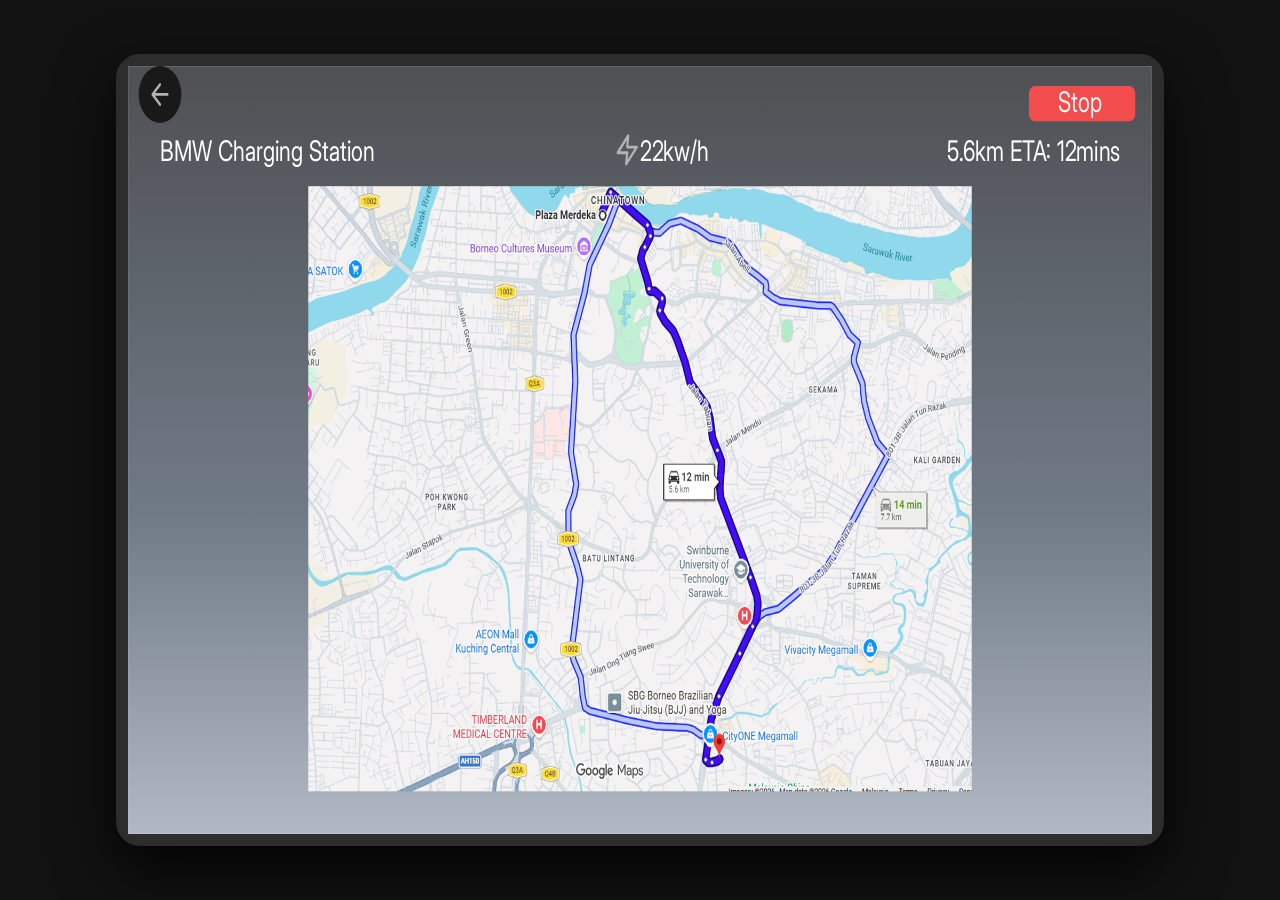
<file: bmw.html>
<!DOCTYPE html>
<html>
<head>
  	<meta charset="utf-8">
  	<meta name="viewport" content="initial-scale=1, width=device-width">
  	
  	<link rel="stylesheet"  href="./src/css/index.css" />
  	<link rel="stylesheet" href="https://fonts.googleapis.com/css2?family=Inter:wght@400&display=swap" />
  	<link rel="stylesheet" href="https://fonts.googleapis.com/css2?family=DM Mono:wght@400&display=swap" />
  	<link rel="stylesheet" href="https://fonts.googleapis.com/css2?family=Exo 2:wght@700&display=swap" />
    <script src="./src/js/index.js" defer></script>
</head>
<body>
<div data-layer="Desktop - 6" class="Desktop6" style="width: 1920px; height: 1080px; position: relative; background: linear-gradient(180deg, #4E5053 0%, #707A87 58%, #B0B9C3 100%); overflow: hidden; outline: 1px rgba(255, 255, 255, 0.15) solid; outline-offset: -1px">
<img data-layer="image 4" class="Image4" style="width: 1244px; height: 851px; left: 338px; top: 169px; position: absolute" src="./src/img/map3.png">
  <div data-layer="BMW Charging Station" class="BmwChargingStation" style="width: 688px; height: 62px; left: 60px; top: 94px; position: absolute; color: white; font-size: 40px; font-family: Inter; font-weight: 400; word-wrap: break-word">BMW Charging Station</div>
  <div data-layer="22kw/h" class="KwH" style="left: 960px; top: 94px; position: absolute; color: white; font-size: 40px; font-family: Inter; font-weight: 400; word-wrap: break-word">22kw/h</div>
  <div data-layer="5.6km ETA: 12mins" class="6kmEta12mins" style="left: 1536px; top: 94px; position: absolute; color: white; font-size: 40px; font-family: Inter; font-weight: 400; word-wrap: break-word">5.6km ETA: 12mins</div>
  <div data-layer="Ellipse 5" class="Ellipse5" style="width: 80px; height: 80px; left: 20px; top: 0px; position: absolute; background: #1A1919; border-radius: 9999px"></div>
  <div data-svg-wrapper data-layer="Arrow left" data-size="48" class="ArrowLeft btn-back" style="left: 36px; top: 16px; position: absolute">
    <svg width="48" height="48" viewBox="0 0 48 48" fill="none" xmlns="http://www.w3.org/2000/svg">
    <path d="M38 24H10M24 10L10 24L24 38" stroke="var(--Icon-Default-Tertiary, #B3B3B3)" stroke-width="4" stroke-linecap="round" stroke-linejoin="round"/>
    </svg>
  </div>
  <div data-svg-wrapper data-layer="Rectangle 240" class="Rectangle240 btn-stop" style="left: 1689px; top: 28px; position: absolute">
    <svg width="200" height="50" viewBox="0 0 200 50" fill="none" xmlns="http://www.w3.org/2000/svg">
    <path d="M0 12C0 5.37258 5.37258 0 12 0H188C194.627 0 200 5.37258 200 12V38C200 44.6274 194.627 50 188 50H12C5.37258 50 0 44.6274 0 38V12Z" fill="#F34C4C"/>
    </svg>
  </div>
  <div data-layer="Stop" class="Stop btn-stop" style="left: 1744px; top: 25px; position: absolute; color: #FDF5F5; font-size: 40px; font-family: Inter; font-weight: 400; word-wrap: break-word">Stop</div>
  <div data-svg-wrapper data-layer="Zap" data-size="48" class="Zap" style="left: 912px; top: 94px; position: absolute">
    <svg width="48" height="48" viewBox="0 0 48 48" fill="none" xmlns="http://www.w3.org/2000/svg">
    <path d="M26 4L6 28H24L22 44L42 20H24L26 4Z" stroke="var(--Icon-Default-Tertiary, #B3B3B3)" stroke-width="4" stroke-linecap="round" stroke-linejoin="round"/>
    </svg>
  </div>
</div>
</file>
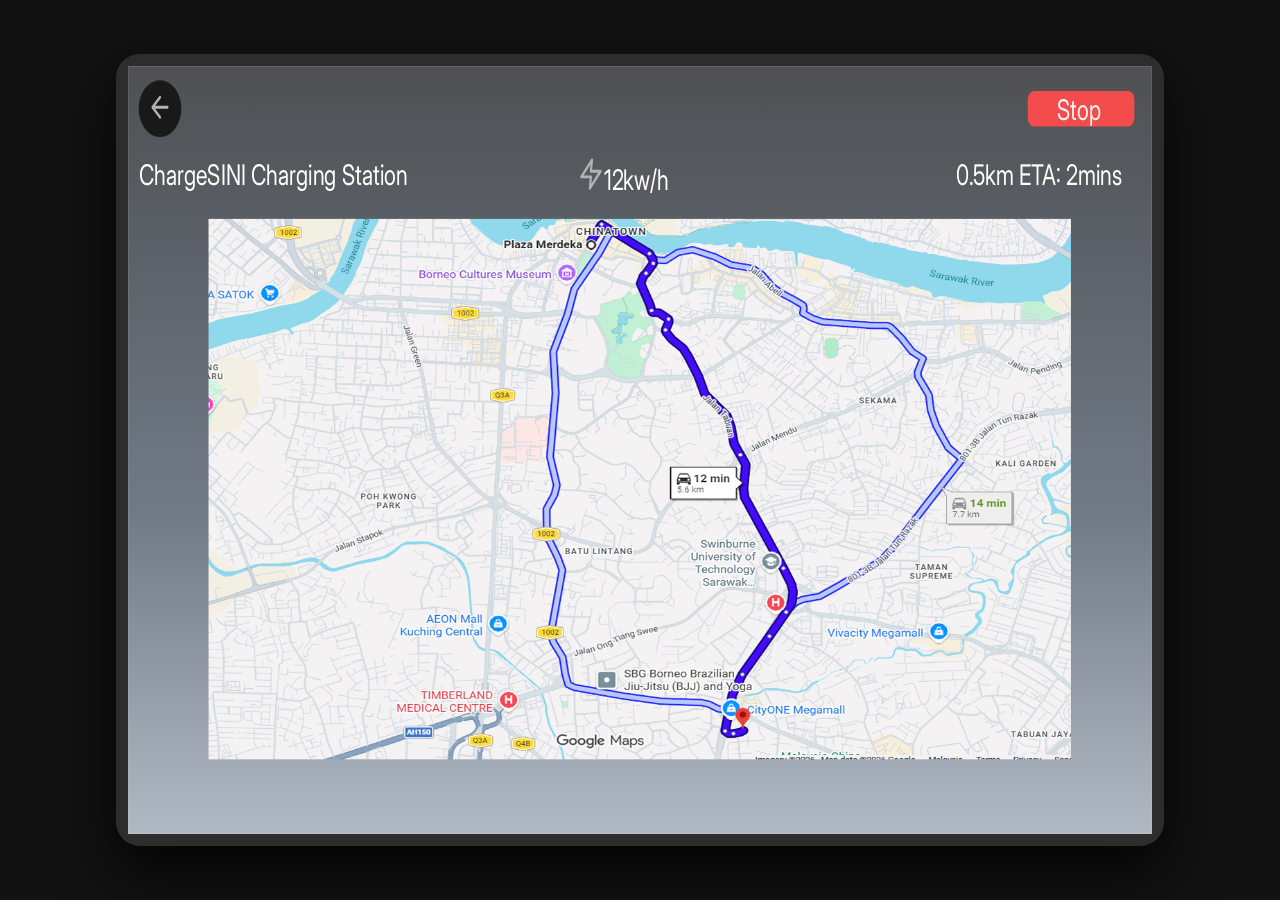
<file: chargesini.html>
<!DOCTYPE html>
<html>
<head>
  	<meta charset="utf-8">
  	<meta name="viewport" content="initial-scale=1, width=device-width">
  	
  	<link rel="stylesheet"  href="./src/css/index.css" />
  	<link rel="stylesheet" href="https://fonts.googleapis.com/css2?family=Inter:wght@400&display=swap" />
  	<link rel="stylesheet" href="https://fonts.googleapis.com/css2?family=DM Mono:wght@400&display=swap" />
  	<link rel="stylesheet" href="https://fonts.googleapis.com/css2?family=Exo 2:wght@700&display=swap" />
    <script src="./src/js/index.js" defer></script>
</head>
<body>
<div data-layer="Desktop - 5" class="Desktop5" style="width: 1920px; height: 1080px; position: relative; background: linear-gradient(180deg, #4E5053 0%, #707A87 58%, #B0B9C3 100%); overflow: hidden; outline: 1px rgba(255, 255, 255, 0.15) solid; outline-offset: -1px">
  <img data-layer="image 3" class="Image3" style="width: 1617px; height: 760px; left: 151px; top: 215px; position: absolute" src="./src/img/map3.png">
  <div data-layer="ChargeSINI Charging Station" class="ChargesiniChargingStation" style="width: 688px; height: 62px; left: 20px; top: 128px; position: absolute; color: white; font-size: 40px; font-family: Inter; font-weight: 400; word-wrap: break-word">ChargeSINI Charging Station</div>
  <div data-layer="0.5km ETA: 2mins" class="5kmEta2mins" style="left: 1552px; top: 128px; position: absolute; color: white; font-size: 40px; font-family: Inter; font-weight: 400; word-wrap: break-word">0.5km ETA: 2mins</div>
  <div data-layer="Ellipse 4" class="Ellipse4" style="width: 80px; height: 80px; left: 20px; top: 20px; position: absolute; background: #1A1919; border-radius: 9999px"></div>
  <div data-layer="12kw/h" class="KwH" style="left: 892px; top: 135px; position: absolute; color: white; font-size: 40px; font-family: Inter; font-weight: 400; word-wrap: break-word">12kw/h</div>
  <div data-svg-wrapper data-layer="Arrow left" data-size="48" class="ArrowLeft btn-back" style="left: 36px; top: 34px; position: absolute">
    <svg width="48" height="48" viewBox="0 0 48 48" fill="none" xmlns="http://www.w3.org/2000/svg">
    <path d="M38 24H10M24 10L10 24L24 38" stroke="var(--Icon-Default-Tertiary, #B3B3B3)" stroke-width="4" stroke-linecap="round" stroke-linejoin="round"/>
    </svg>
  </div>
  <div data-layer="Rectangle 239" class="Rectangle239 btn-stop" style="width: 200px; height: 50px; left: 1687px; top: 35px; position: absolute; background: #F34C4C; border-radius: 12px"></div>
  <div data-layer="Stop" class="Stop btn-stop" style="left: 1742px; top: 37px; position: absolute; color: #FDF5F5; font-size: 40px; font-family: Inter; font-weight: 400; word-wrap: break-word">Stop</div>
  <div data-svg-wrapper data-layer="Zap" data-size="48" class="Zap" style="left: 844px; top: 128px; position: absolute">
    <svg width="48" height="48" viewBox="0 0 48 48" fill="none" xmlns="http://www.w3.org/2000/svg">
    <path d="M26 4L6 28H24L22 44L42 20H24L26 4Z" stroke="var(--Icon-Default-Tertiary, #B3B3B3)" stroke-width="4" stroke-linecap="round" stroke-linejoin="round"/>
    </svg>
  </div>
</div>
</file>
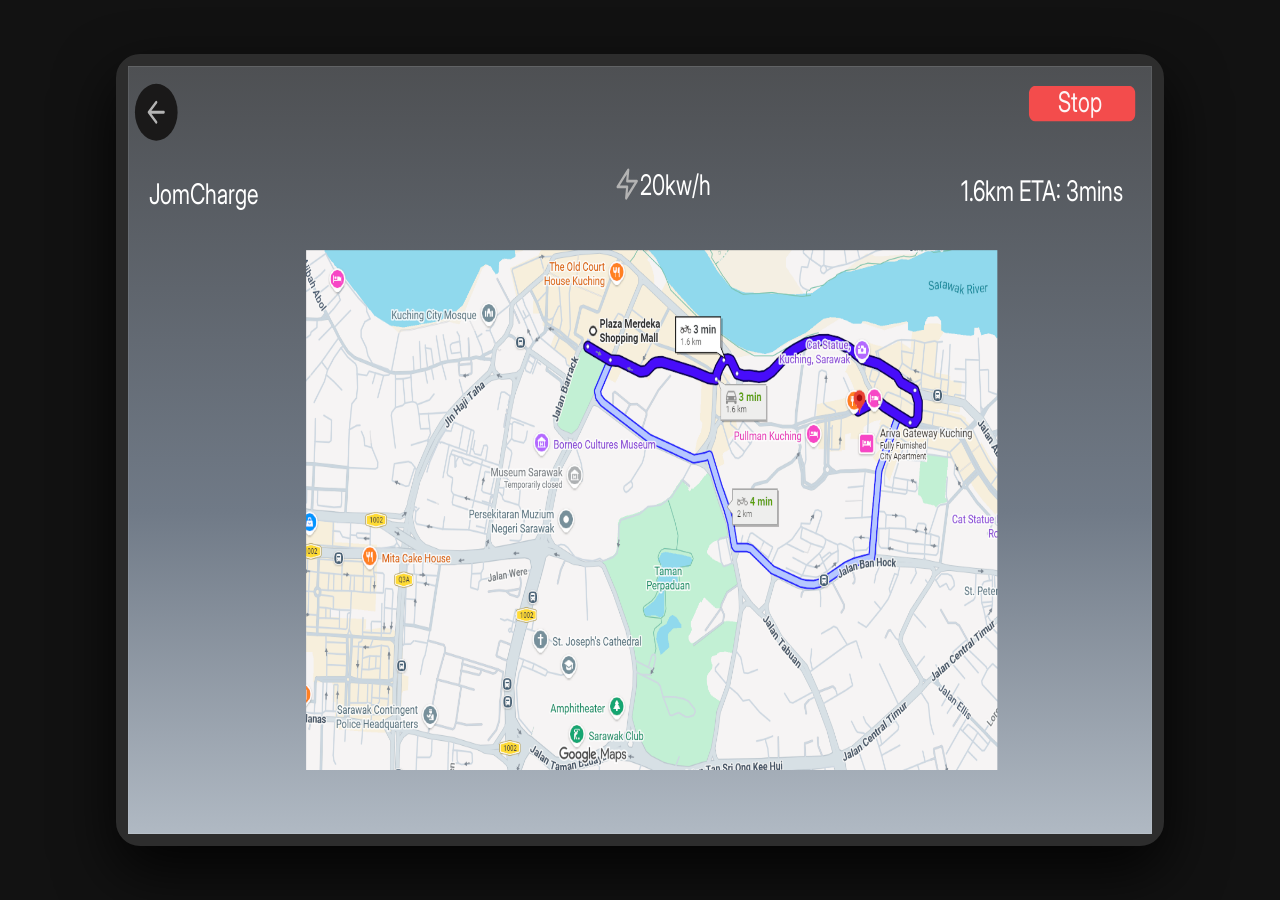
<file: jomcharge.html>
<!DOCTYPE html>
<html>
<head>
  	<meta charset="utf-8">
  	<meta name="viewport" content="initial-scale=1, width=device-width">
  	
  	<link rel="stylesheet"  href="./src/css/index.css" />
  	<link rel="stylesheet" href="https://fonts.googleapis.com/css2?family=Inter:wght@400&display=swap" />
  	<link rel="stylesheet" href="https://fonts.googleapis.com/css2?family=DM Mono:wght@400&display=swap" />
  	<link rel="stylesheet" href="https://fonts.googleapis.com/css2?family=Exo 2:wght@700&display=swap" />
    <script src="./src/js/index.js" defer></script>
</head>
<body>
<div data-layer="Desktop - 7" class="Desktop7" style="width: 1920px; height: 1080px; position: relative; background: linear-gradient(180deg, #4E5053 0%, #707A87 58%, #B0B9C3 100%); overflow: hidden; outline: 1px rgba(255, 255, 255, 0.15) solid; outline-offset: -1px">
    <img data-layer="image 5" class="Image5" style="width: 1296px; height: 731px; left: 334px; top: 259px; position: absolute" src="./src/img/map2.png">
  <div data-layer="JomCharge" class="Jomcharge" style="left: 39px; top: 155px; position: absolute; color: white; font-size: 40px; font-family: Inter; font-weight: 400; word-wrap: break-word">JomCharge</div>
  <div data-svg-wrapper data-layer="Zap" data-size="48" class="Zap" style="left: 912px; top: 142px; position: absolute">
    <svg width="48" height="48" viewBox="0 0 48 48" fill="none" xmlns="http://www.w3.org/2000/svg">
    <path d="M26 4L6 28H24L22 44L42 20H24L26 4Z" stroke="var(--Icon-Default-Tertiary, #B3B3B3)" stroke-width="4" stroke-linecap="round" stroke-linejoin="round"/>
    </svg>
  </div>
  <div data-layer="20kw/h" class="KwH" style="left: 960px; top: 142px; position: absolute; color: white; font-size: 40px; font-family: Inter; font-weight: 400; word-wrap: break-word">20kw/h</div>
  <div data-layer="1.6km ETA: 3mins" class="6kmEta3mins" style="left: 1561px; top: 151px; position: absolute; color: white; font-size: 40px; font-family: Inter; font-weight: 400; word-wrap: break-word">1.6km ETA: 3mins</div>
  <div data-layer="Ellipse 6" class="Ellipse6" style="width: 80px; height: 80px; left: 13px; top: 25px; position: absolute; background: #1A1919; border-radius: 9999px"></div>
  <div data-svg-wrapper data-layer="Arrow left" data-size="48" class="ArrowLeft btn-back" style="left: 29px; top: 41px; position: absolute">
    <svg width="48" height="48" viewBox="0 0 48 48" fill="none" xmlns="http://www.w3.org/2000/svg">
    <path d="M38 24H10M24 10L10 24L24 38" stroke="var(--Icon-Default-Tertiary, #B3B3B3)" stroke-width="4" stroke-linecap="round" stroke-linejoin="round"/>
    </svg>
  </div>
  <div data-svg-wrapper data-layer="Rectangle 240" class="Rectangle240 btn-stop" style="left: 1689px; top: 28px; position: absolute">
    <svg width="200" height="50" viewBox="0 0 200 50" fill="none" xmlns="http://www.w3.org/2000/svg">
    <path d="M0 12C0 5.37258 5.37258 0 12 0H188C194.627 0 200 5.37258 200 12V38C200 44.6274 194.627 50 188 50H12C5.37258 50 0 44.6274 0 38V12Z" fill="#F34C4C"/>
    </svg>
  </div>
  <div data-layer="Stop" class="Stop btn-stop" style="left: 1744px; top: 25px; position: absolute; color: #FDF5F5; font-size: 40px; font-family: Inter; font-weight: 400; word-wrap: break-word">Stop</div>
</div>
</file>
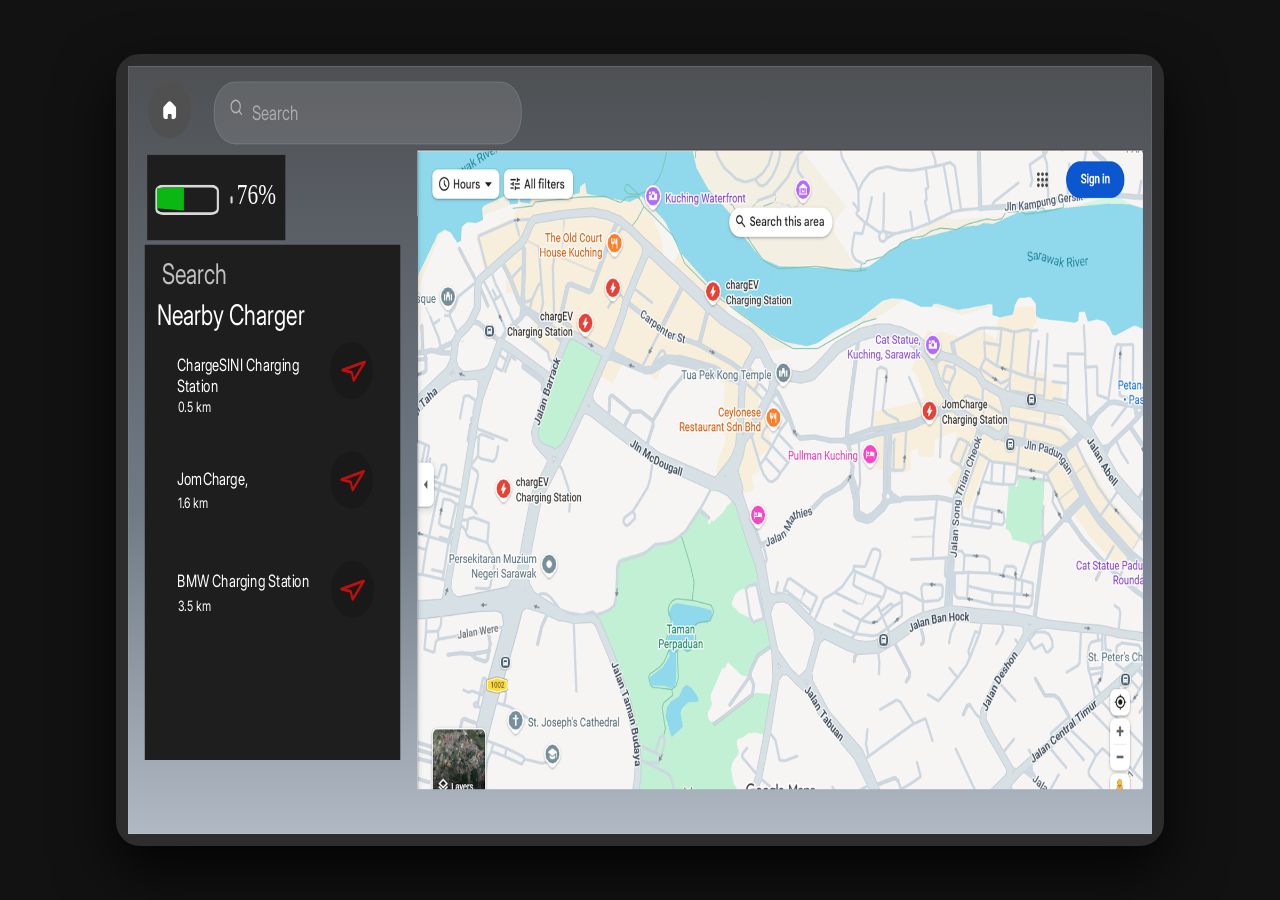
<file: map.html>
<!DOCTYPE html>
<html>

<head>
  <meta charset="utf-8">
  <meta name="viewport" content="initial-scale=1, width=device-width">

  <link rel="stylesheet" href="./src/css/index.css" />
  <link rel="stylesheet" href="https://fonts.googleapis.com/css2?family=Inter:wght@400&display=swap" />
  <link rel="stylesheet" href="https://fonts.googleapis.com/css2?family=DM Mono:wght@400&display=swap" />
  <link rel="stylesheet" href="https://fonts.googleapis.com/css2?family=Exo 2:wght@700&display=swap" />
  <script src="./src/js/index.js" defer></script>
</head>

<body>
  <div data-layer="Desktop - 2" class="Desktop2"
    style="width: 1920px; height: 1080px; position: relative; background: linear-gradient(180deg, #4E5053 0%, #707A87 58%, #B0B9C3 100%); overflow: hidden; outline: 1px rgba(255, 255, 255, 0.15) solid; outline-offset: -1px">
    <img data-layer="image 2" class="Image2"
      style="width: 1360px; height: 940px; left: 543px; top: 77px; position: absolute" src="./src/img/map1.png">
    <div data-svg-wrapper data-layer="Rectangle 46" class="Rectangle46"
      style="left: 31px; top: 251px; position: absolute">
      <svg width="480" height="725" viewBox="0 0 480 725" fill="none" xmlns="http://www.w3.org/2000/svg">
        <path d="M0 0H480V725H0V0Z" fill="var(--Icon-Brand-On-Brand-Secondary, #1E1E1E)" />
      </svg>
    </div>
    <div data-layer="Search" class="Search"
      style="left: 63px; top: 267px; position: absolute; color: #C0C0C0; font-size: 40px; font-family: Inter; font-weight: 400; word-wrap: break-word">
      Search</div>
    <div data-layer="Ellipse 3" class="Ellipse3"
      style="width: 80px; height: 80px; left: 379px; top: 542px; position: absolute; background: #1A1919; border-radius: 9999px">
    </div>
    <div data-svg-wrapper data-layer="Icon" class="Icon btn-send-jom"
      style="left: 398px; top: 568px; position: absolute">
      <svg width="47" height="31" viewBox="0 0 47 31" fill="none" xmlns="http://www.w3.org/2000/svg">
        <path d="M2.00095 13.5902L44.1179 1.99911L23.3576 28.142L19.4161 16.8232L2.00095 13.5902Z" fill="#1A1919"
          stroke="var(--Border-Danger-Secondary, #C00F0C)" stroke-width="4" stroke-linecap="round"
          stroke-linejoin="round" />
      </svg>
    </div>
    <div data-layer="Ellipse 3" class="Ellipse3"
      style="width: 80px; height: 80px; left: 381px; top: 696px; position: absolute; background: #1A1919; border-radius: 9999px">
    </div>
    <div data-svg-wrapper data-layer="Icon" class="Icon btn-send-bmw"
      style="left: 398px; top: 722px; position: absolute">
      <svg width="47" height="31" viewBox="0 0 47 31" fill="none" xmlns="http://www.w3.org/2000/svg">
        <path d="M2.00095 13.5902L44.1179 1.99911L23.3576 28.142L19.4161 16.8232L2.00095 13.5902Z" fill="#1A1919"
          stroke="var(--Border-Danger-Secondary, #C00F0C)" stroke-width="4" stroke-linecap="round"
          stroke-linejoin="round" />
      </svg>
    </div>
    <div data-layer="Ellipse 3" class="Ellipse3"
      style="width: 80px; height: 80px; left: 379px; top: 388px; position: absolute; background: #1A1919; border-radius: 9999px">
    </div>
    <div data-svg-wrapper data-layer="Icon" class="Icon btn-send-sini"
      style="left: 400px; top: 414px; position: absolute">
      <svg width="47" height="31" viewBox="0 0 47 31" fill="none" xmlns="http://www.w3.org/2000/svg">
        <path d="M2.00095 13.5902L44.1179 1.99911L23.3576 28.142L19.4161 16.8232L2.00095 13.5902Z" fill="#1A1919"
          stroke="var(--Border-Danger-Secondary, #C00F0C)" stroke-width="4" stroke-linecap="round"
          stroke-linejoin="round" />
      </svg>
    </div>
    <div data-layer="1.6 km" class="6Km"
      style="left: 93px; top: 603px; position: absolute; color: white; font-size: 20px; font-family: Inter; font-weight: 400; word-wrap: break-word">
      1.6 km</div>
    <div data-layer="3.5 km" class="5Km"
      style="left: 93px; top: 748px; position: absolute; color: white; font-size: 20px; font-family: Inter; font-weight: 400; word-wrap: break-word">
      3.5 km</div>
    <div data-layer="Nearby Charger" class="NearbyCharger"
      style="width: 451px; height: 89px; left: 54px; top: 325px; position: absolute; color: white; font-size: 40px; font-family: Inter; font-weight: 400; word-wrap: break-word">
      Nearby Charger</div>
    <div data-layer="0.5 km" class="5Km"
      style="left: 93px; top: 468px; position: absolute; color: white; font-size: 20px; font-family: Inter; font-weight: 400; word-wrap: break-word">
      0.5 km</div>
    <div data-layer="Rectangle 47" class="Rectangle47"
      style="width: 259px; height: 120px; left: 36px; top: 125px; position: absolute; background: var(--Icon-Brand-On-Brand-Secondary, #1E1E1E)">
    </div>
    <div data-layer="Battery" data-size="48" class="Battery"
      style="width: 154px; height: 77px; left: 45px; top: 148px; position: absolute; overflow: hidden">
      <div data-svg-wrapper data-layer="Icon" class="Icon" style="left: 6.42px; top: 19.25px; position: absolute">
        <svg width="146" height="43" viewBox="0 0 146 43" fill="none" xmlns="http://www.w3.org/2000/svg">
          <path
            d="M143.167 24.4583V18.0417M14.8333 2H104.667C111.754 2 117.5 4.87284 117.5 8.41667V34.0833C117.5 37.6272 111.754 40.5 104.667 40.5H14.8333C7.74568 40.5 2 37.6272 2 34.0833V8.41667C2 4.87284 7.74568 2 14.8333 2Z"
            stroke="var(--Border-Default-Default, #D9D9D9)" stroke-width="4" stroke-linecap="round"
            stroke-linejoin="round" />
        </svg>
      </div>
    </div>
    <div data-svg-wrapper data-layer="Rectangle 48" class="Rectangle48"
      style="left: 54px; top: 169.61px; position: absolute">
      <svg width="51" height="34" viewBox="0 0 51 34" fill="none" xmlns="http://www.w3.org/2000/svg">
        <path d="M0.216542 2.02923L50.979 -2.90182e-05L50.7229 33.273L7.50364e-06 30.16L0.216542 2.02923Z"
          fill="#0AB713" />
      </svg>
    </div>
    <div data-layer="76%"
      style="left: 204px; top: 157px; position: absolute; color: white; font-size: 40px; font-family: Imprima; font-weight: 400; word-wrap: break-word">
      76%</div>
    <div data-layer="Ellipse 2" class="Ellipse2"
      style="width: 80px; height: 80px; left: 38px; top: 22px; position: absolute; background: #505050; border-radius: 9999px">
    </div>
    <div data-layer="BMW Charging Station" class="BmwChargingStation"
      style="left: 92px; top: 709px; position: absolute; color: white; font-size: 24px; font-family: Inter; font-weight: 400; word-wrap: break-word">
      BMW Charging Station</div>
    <div data-layer="JomCharge," class="Jomcharge"
      style="left: 92px; top: 566px; position: absolute; color: white; font-size: 24px; font-family: Inter; font-weight: 400; word-wrap: break-word">
      JomCharge,</div>
    <div data-layer="ChargeSINI Charging Station" class="ChargesiniChargingStation"
      style="width: 232px; height: 62px; left: 92px; top: 406px; position: absolute; color: white; font-size: 24px; font-family: Inter; font-weight: 400; word-wrap: break-word">
      ChargeSINI Charging Station</div>
    <div data-svg-wrapper data-layer="Home" class="Home btn-home" style="left: 63px; top: 47px; position: absolute">
      <img width="30" height="30" viewBox="0 0 30 30" fill="none" src="./src/img/Home.svg">
    </div>
    <div data-layer="Frame" class="Frame"
      style="width: 520px; padding-top: 15px; padding-bottom: 15px; padding-left: 29px; padding-right: 28px; left: 161px; top: 22px; position: absolute; background: rgba(255, 255, 255, 0.10); border-radius: 40px; outline: 1px rgba(255, 255, 255, 0.20) solid; outline-offset: -1px; justify-content: flex-start; align-items: center; gap: 16px; display: inline-flex">
      <div data-layer="Margin" class="Margin"
        style="width: 26px; height: 42px; padding-top: 8px; padding-bottom: 8px; flex-direction: column; justify-content: flex-start; align-items: flex-start; display: inline-flex">
        <div data-svg-wrapper data-layer="Frame" class="Frame" style="position: relative">
          <svg width="26" height="26" viewBox="0 0 26 26" fill="none" xmlns="http://www.w3.org/2000/svg">
            <g opacity="0.5">
              <path
                d="M11.9167 20.5833C16.7031 20.5833 20.5833 16.7031 20.5833 11.9167C20.5833 7.1302 16.7031 3.25 11.9167 3.25C7.1302 3.25 3.25 7.1302 3.25 11.9167C3.25 16.7031 7.1302 20.5833 11.9167 20.5833Z"
                stroke="white" stroke-width="2.16667" stroke-linecap="round" stroke-linejoin="round" />
              <path d="M22.75 22.7501L18.0375 18.0376" stroke="white" stroke-width="2.16667" stroke-linecap="round"
                stroke-linejoin="round" />
            </g>
          </svg>
        </div>
      </div>
      <div data-layer="Search" class="Search"
        style="color: rgba(255, 255, 255, 0.45); font-size: 28px; font-family: Inter; font-weight: 400; line-height: 42px; word-wrap: break-word">
        Search </div>
    </div>
  </div>
</body>

</html>
</file>
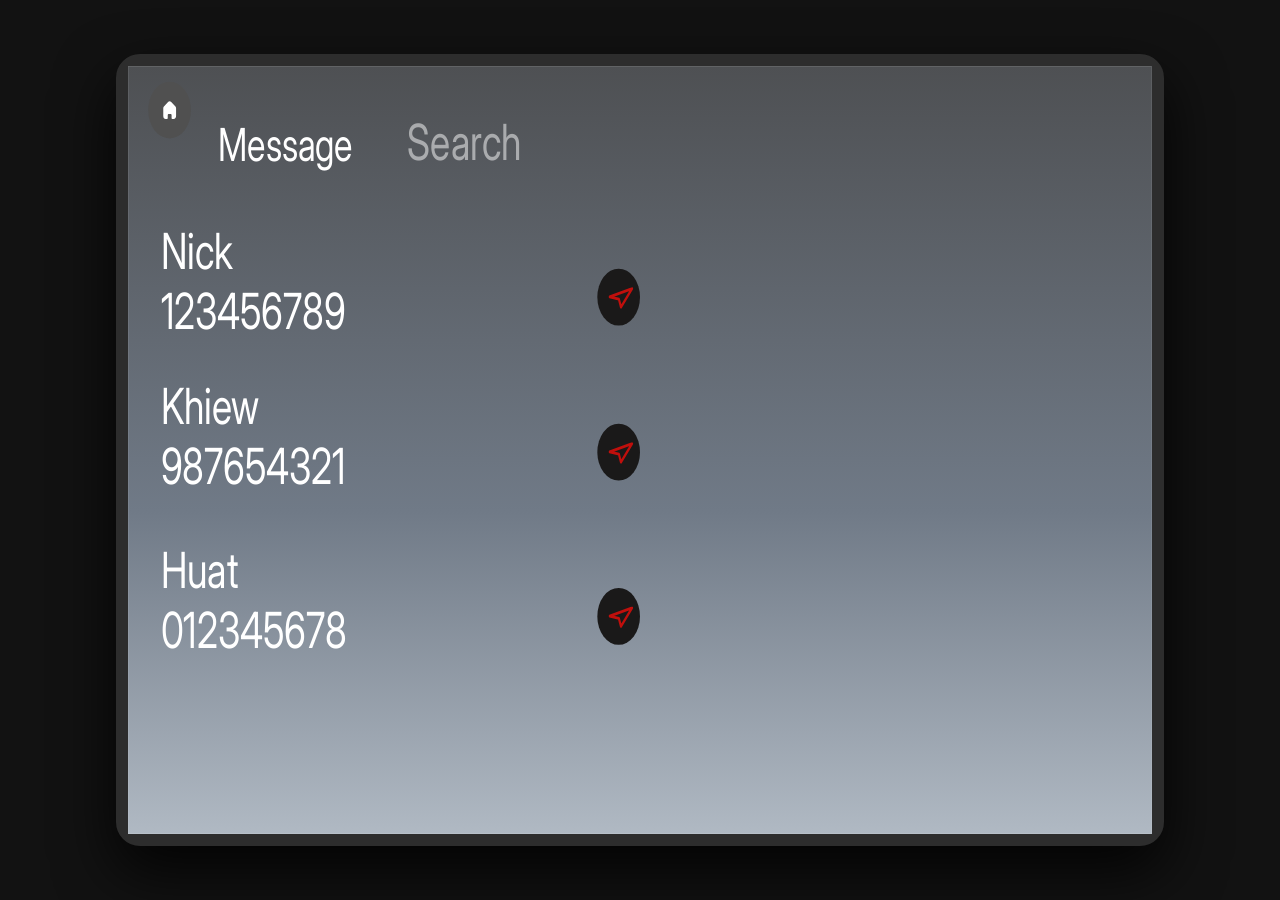
<file: message.html>
<!DOCTYPE html>
<html>
<head>
  	<meta charset="utf-8">
  	<meta name="viewport" content="initial-scale=1, width=device-width">
  	
  	<link rel="stylesheet"  href="./src/css/index.css" />
  	<link rel="stylesheet" href="https://fonts.googleapis.com/css2?family=Inter:wght@400&display=swap" />
  	<link rel="stylesheet" href="https://fonts.googleapis.com/css2?family=DM Mono:wght@400&display=swap" />
  	<link rel="stylesheet" href="https://fonts.googleapis.com/css2?family=Exo 2:wght@700&display=swap" />
    <script src="./src/js/index.js" defer></script>
</head>
<body>
    <div data-layer="Desktop - 8" class="Desktop8" style="width: 1920px; height: 1080px; position: relative; background: linear-gradient(180deg, #4E5053 0%, #707A87 58%, #B0B9C3 100%); overflow: hidden; outline: 1px rgba(255, 255, 255, 0.15) solid; outline-offset: -1px">
  <div data-layer="Ellipse 2" class="Ellipse2" style="width: 80px; height: 80px; left: 38px; top: 22px; position: absolute; background: #505050; border-radius: 9999px"></div>
  <div data-svg-wrapper data-layer="Home" class="Home btn-home" style="left: 63px; top: 47px; position: absolute">
    <img width="30" height="30" viewBox="0 0 30 30" fill="none" src="./src/img/Home.svg">
  </div>
  <div data-layer="Message" class="Message" style="left: 169px; top: 71px; position: absolute; color: white; font-size: 64px; font-family: Inter; font-weight: 400; word-wrap: break-word">Message</div>
  <div data-layer="Frame 305" class="Frame305" style="width: 899px; height: 177px; left: 61px; top: 197px; position: absolute; overflow: hidden">
    <div data-layer="Nick 123456789" class="Nick123456789" style="left: 0px; top: 20px; position: absolute; justify-content: center; display: flex; flex-direction: column; color: white; font-size: 70px; font-family: Inter; font-weight: 400; text-transform: capitalize; word-wrap: break-word">Nick<br/>123456789</div>
    <div data-layer="Ellipse 3" class="Ellipse3" style="width: 80px; height: 80px; left: 819px; top: 88px; position: absolute; background: #1A1919; border-radius: 9999px"></div>
    <div data-svg-wrapper data-layer="Icon" class="Icon" style="left: 840px; top: 114px; position: absolute">
      <svg width="47" height="31" viewBox="0 0 47 31" fill="none" xmlns="http://www.w3.org/2000/svg">
      <path d="M2.00086 13.5902L44.1178 1.99911L23.3576 28.142L19.416 16.8232L2.00086 13.5902Z" fill="#1A1919" stroke="var(--Border-Danger-Secondary, #C00F0C)" stroke-width="4" stroke-linecap="round" stroke-linejoin="round"/>
      </svg>
    </div>
  </div>
  <div data-layer="Frame 306" class="Frame306" style="width: 899px; height: 177px; left: 61px; top: 415px; position: absolute; overflow: hidden">
    <div data-layer="Khiew 987654321" class="Khiew987654321" style="left: 0px; top: 20px; position: absolute; justify-content: center; display: flex; flex-direction: column; color: white; font-size: 70px; font-family: Inter; font-weight: 400; text-transform: capitalize; word-wrap: break-word">Khiew<br/>987654321</div>
    <div data-layer="Ellipse 3" class="Ellipse3" style="width: 80px; height: 80px; left: 819px; top: 88px; position: absolute; background: #1A1919; border-radius: 9999px"></div>
    <div data-svg-wrapper data-layer="Icon" class="Icon" style="left: 840px; top: 114px; position: absolute">
      <svg width="47" height="31" viewBox="0 0 47 31" fill="none" xmlns="http://www.w3.org/2000/svg">
      <path d="M2.00086 13.5902L44.1178 1.99911L23.3576 28.142L19.416 16.8232L2.00086 13.5902Z" fill="#1A1919" stroke="var(--Border-Danger-Secondary, #C00F0C)" stroke-width="4" stroke-linecap="round" stroke-linejoin="round"/>
      </svg>
    </div>
  </div>
  <div data-layer="Frame 307" class="Frame307" style="width: 899px; height: 177px; left: 61px; top: 646px; position: absolute; overflow: hidden">
    <div data-layer="Huat 012345678" class="Huat012345678" style="left: 0px; top: 20px; position: absolute; justify-content: center; display: flex; flex-direction: column; color: white; font-size: 70px; font-family: Inter; font-weight: 400; text-transform: capitalize; word-wrap: break-word">Huat<br/>012345678</div>
    <div data-layer="Ellipse 3" class="Ellipse3" style="width: 80px; height: 80px; left: 819px; top: 88px; position: absolute; background: #1A1919; border-radius: 9999px"></div>
    <div data-svg-wrapper data-layer="Icon" class="Icon" style="left: 840px; top: 114px; position: absolute">
      <svg width="47" height="31" viewBox="0 0 47 31" fill="none" xmlns="http://www.w3.org/2000/svg">
      <path d="M2.00086 13.5902L44.1178 1.99911L23.3576 28.142L19.416 16.8232L2.00086 13.5902Z" fill="#1A1919" stroke="var(--Border-Danger-Secondary, #C00F0C)" stroke-width="4" stroke-linecap="round" stroke-linejoin="round"/>
      </svg>
    </div>
  </div>
  <div data-layer="Frame 308" class="Frame308" style="width: 689px; height: 77px; left: 464px; top: 71px; position: absolute; overflow: hidden">
    <div data-layer="Search" class="Search" style="left: 60px; top: -7px; position: absolute; justify-content: center; display: flex; flex-direction: column; color: rgba(255, 255, 255, 0.50); font-size: 70px; font-family: Inter; font-weight: 400; text-transform: capitalize; word-wrap: break-word">Search</div>
  </div>
</div>
</file>
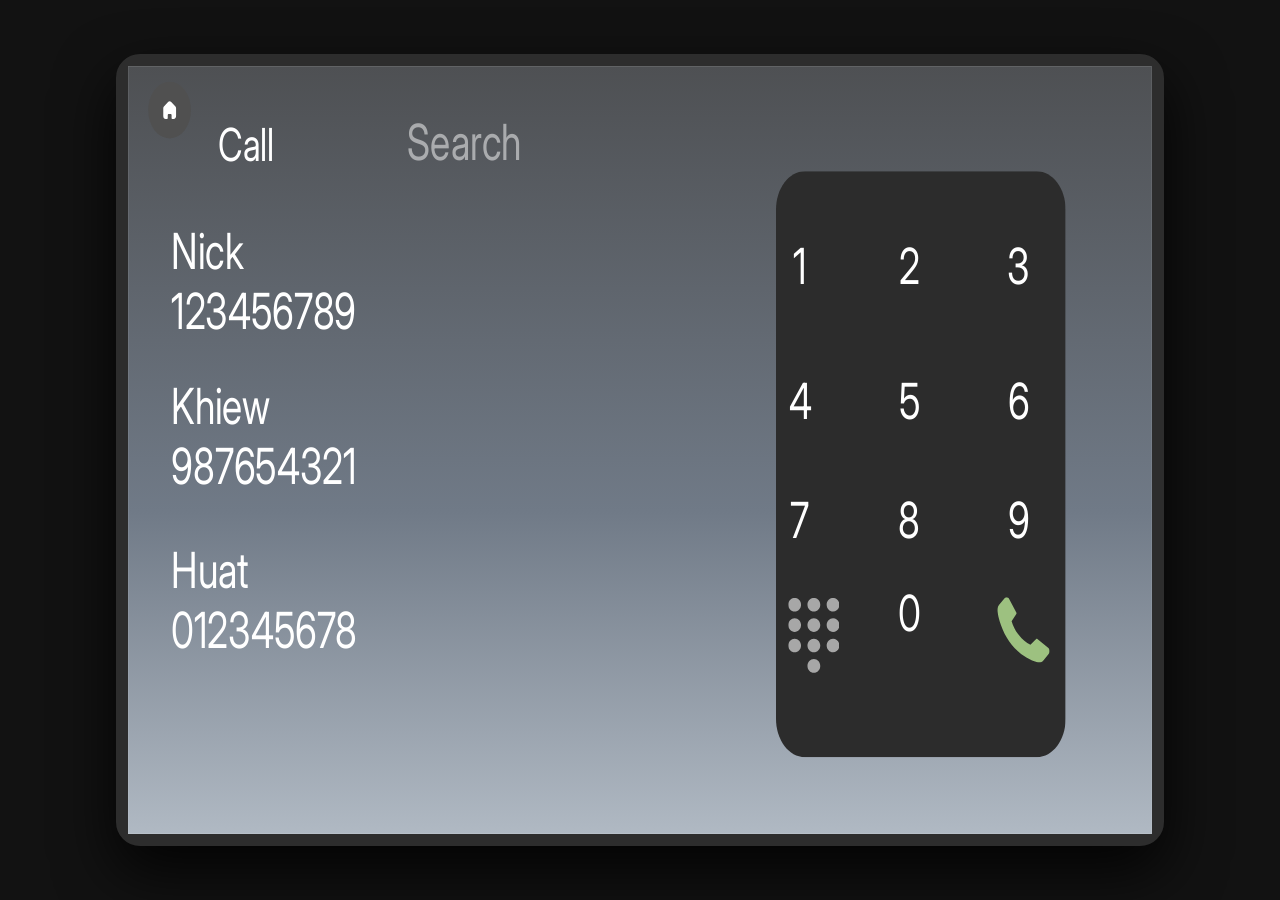
<file: phone_call.html>
<!DOCTYPE html>
<html>
<head>
  	<meta charset="utf-8">
  	<meta name="viewport" content="initial-scale=1, width=device-width">
  	
  	<link rel="stylesheet"  href="./src/css/index.css" />
  	<link rel="stylesheet" href="https://fonts.googleapis.com/css2?family=Inter:wght@400&display=swap" />
  	<link rel="stylesheet" href="https://fonts.googleapis.com/css2?family=DM Mono:wght@400&display=swap" />
  	<link rel="stylesheet" href="https://fonts.googleapis.com/css2?family=Exo 2:wght@700&display=swap" />
    <script src="./src/js/index.js" defer></script>
</head>
<body>
<div data-layer="Desktop - 3" class="Desktop3" style="width: 1920px; height: 1080px; position: relative; background: linear-gradient(180deg, #4E5053 0%, #707A87 58%, #B0B9C3 100%); overflow: hidden; outline: 1px rgba(255, 255, 255, 0.15) solid; outline-offset: -1px">
  <div data-layer="Ellipse 2" class="Ellipse2" style="width: 80px; height: 80px; left: 38px; top: 22px; position: absolute; background: #505050; border-radius: 9999px"></div>
  <div data-svg-wrapper data-layer="Home" class="Home btn-home" style="left: 63px; top: 47px; position: absolute">
    <img width="30" height="30" viewBox="0 0 30 30" fill="none" src="./src/img/Home.svg">
  </div>
  <div data-layer="Call" class="Call" style="left: 169px; top: 71px; position: absolute; color: white; font-size: 64px; font-family: Inter; font-weight: 400; word-wrap: break-word">Call</div>
  <div data-svg-wrapper data-layer="Rectangle 49" class="Rectangle49" style="left: 1215px; top: 148px; position: absolute">
    <svg width="543" height="824" viewBox="0 0 543 824" fill="none" xmlns="http://www.w3.org/2000/svg">
    <path d="M0 54C0 24.1766 24.1766 0 54 0H489C518.823 0 543 24.1766 543 54V770C543 799.823 518.823 824 489 824H54C24.1766 824 0 799.823 0 770V54Z" fill="#2C2C2C"/>
    </svg>
  </div>
  <div data-svg-wrapper data-layer="Vector" class="Vector btn-call-action" style="left: 1630px; top: 747px; position: absolute">
    <img width="98" height="92" viewBox="0 0 98 92" fill="none" src="./src/img/call.svg">
  </div>
  <div data-svg-wrapper data-layer="Vector" class="Vector btn-dial-backspace" style="left: 1238px; top: 748px; position: absolute">
    <img width="96" height="106" viewBox="0 0 96 106" fill="none" src="./src/img/num.svg">
  </div>
  <div data-layer="1" class="dial-btn" data-val="1" style="width: 100px; height: 100px; left: 1210px; top: 230px; position: absolute; color: white; font-size: 70px; font-family: Inter; font-weight: 400; justify-content: center; align-items: center; display: flex">1</div>
  <div data-layer="2" class="dial-btn" data-val="2" style="width: 100px; height: 100px; left: 1415px; top: 230px; position: absolute; color: white; font-size: 70px; font-family: Inter; font-weight: 400; justify-content: center; align-items: center; display: flex">2</div>
  <div data-layer="3" class="dial-btn" data-val="3" style="width: 100px; height: 100px; left: 1620px; top: 230px; position: absolute; color: white; font-size: 70px; font-family: Inter; font-weight: 400; justify-content: center; align-items: center; display: flex">3</div>
  <div data-layer="6" class="dial-btn" data-val="6" style="width: 100px; height: 100px; left: 1620px; top: 420px; position: absolute; color: white; font-size: 70px; font-family: Inter; font-weight: 400; justify-content: center; align-items: center; display: flex">6</div>
  <div data-layer="5" class="dial-btn" data-val="5" style="width: 100px; height: 100px; left: 1415px; top: 420px; position: absolute; color: white; font-size: 70px; font-family: Inter; font-weight: 400; justify-content: center; align-items: center; display: flex">5</div>
  <div data-layer="4" class="dial-btn" data-val="4" style="width: 100px; height: 100px; left: 1210px; top: 420px; position: absolute; color: white; font-size: 70px; font-family: Inter; font-weight: 400; justify-content: center; align-items: center; display: flex">4</div>
  <div data-layer="7" class="dial-btn" data-val="7" style="width: 100px; height: 100px; left: 1210px; top: 588px; position: absolute; color: white; font-size: 70px; font-family: Inter; font-weight: 400; justify-content: center; align-items: center; display: flex">7</div>
  <div data-layer="8" class="dial-btn" data-val="8" style="width: 100px; height: 100px; left: 1415px; top: 588px; position: absolute; color: white; font-size: 70px; font-family: Inter; font-weight: 400; justify-content: center; align-items: center; display: flex">8</div>
  <div data-layer="0" class="dial-btn" data-val="0" style="width: 100px; height: 100px; left: 1415px; top: 719px; position: absolute; color: white; font-size: 70px; font-family: Inter; font-weight: 400; justify-content: center; align-items: center; display: flex">0</div>
  <div data-layer="9" class="dial-btn" data-val="9" style="width: 100px; height: 100px; left: 1620px; top: 588px; position: absolute; color: white; font-size: 70px; font-family: Inter; font-weight: 400; justify-content: center; align-items: center; display: flex">9</div>
  <div data-layer="Frame 305" class="Frame305 contact-item" data-name="Nick" data-phone="123456789" style="width: 899px; height: 177px; left: 61px; top: 197px; position: absolute; overflow: hidden">
    <div data-layer="Nick 123456789" class="Nick123456789" style="left: 20px; top: 20px; position: absolute; justify-content: center; display: flex; flex-direction: column; color: white; font-size: 70px; font-family: Inter; font-weight: 400; text-transform: capitalize; word-wrap: break-word">Nick<br/>123456789</div>
  </div>
  <div data-layer="Frame 306" class="Frame306 contact-item" data-name="Khiew" data-phone="987654321" style="width: 899px; height: 177px; left: 61px; top: 415px; position: absolute; overflow: hidden">
    <div data-layer="Khiew 987654321" class="Khiew987654321" style="left: 20px; top: 20px; position: absolute; justify-content: center; display: flex; flex-direction: column; color: white; font-size: 70px; font-family: Inter; font-weight: 400; text-transform: capitalize; word-wrap: break-word">Khiew<br/>987654321</div>
  </div>
  <div data-layer="Frame 307" class="Frame307 contact-item" data-name="Huat" data-phone="012345678" style="width: 899px; height: 177px; left: 61px; top: 646px; position: absolute; overflow: hidden">
    <div data-layer="Huat 012345678" class="Huat012345678" style="left: 20px; top: 20px; position: absolute; justify-content: center; display: flex; flex-direction: column; color: white; font-size: 70px; font-family: Inter; font-weight: 400; text-transform: capitalize; word-wrap: break-word">Huat<br/>012345678</div>
  </div>
  <div data-layer="Frame 308" class="Frame308" style="width: 689px; height: 77px; left: 464px; top: 71px; position: absolute; overflow: hidden">
    <div data-layer="Search" class="Search search-val" style="left: 60px; top: -7px; position: absolute; justify-content: center; display: flex; flex-direction: column; color: rgba(255, 255, 255, 0.50); font-size: 70px; font-family: Inter; font-weight: 400; text-transform: capitalize; word-wrap: break-word">Search</div>
  </div>
</div>
</file>
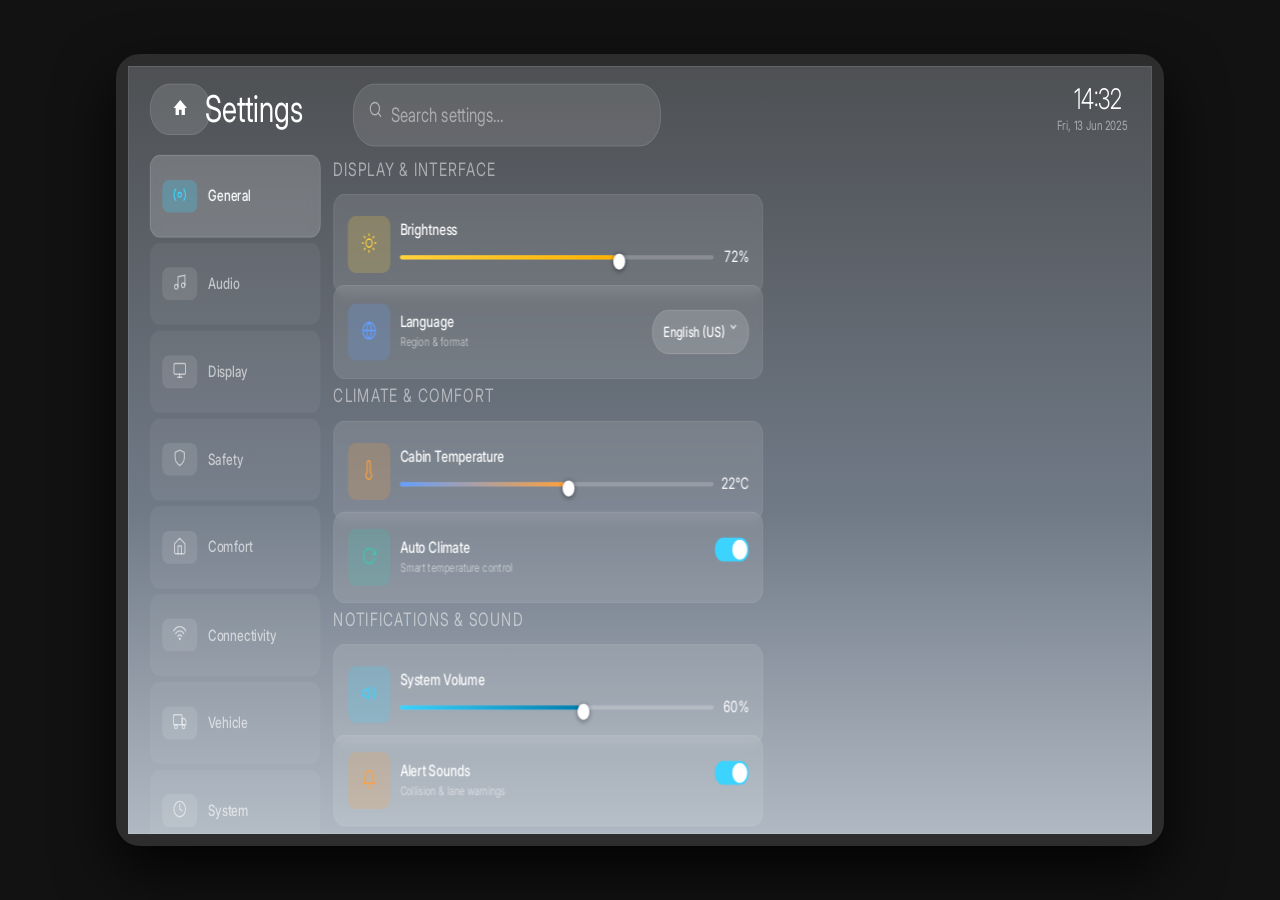
<file: setting.html>
<!DOCTYPE html>
<html>

<head>
  <meta charset="utf-8">
  <meta name="viewport" content="initial-scale=1, width=device-width">

  <link rel="stylesheet" href="./src/css/index.css" />
  <link rel="stylesheet" href="https://fonts.googleapis.com/css2?family=Inter:wght@400&display=swap" />
  <link rel="stylesheet" href="https://fonts.googleapis.com/css2?family=DM Mono:wght@400&display=swap" />
  <link rel="stylesheet" href="https://fonts.googleapis.com/css2?family=Exo 2:wght@700&display=swap" />
  <script src="./src/js/index.js" defer></script>
</head>

<body>
  <div data-layer="Desktop - 10" class="Desktop10"
    style="width: 1920px; height: 1080px; position: relative; background: linear-gradient(180deg, #4E5053 0%, #707A87 58%, #B0B9C3 100%); overflow: hidden; outline: 1px rgba(255, 255, 255, 0.15) solid; outline-offset: -1px">
    <div data-layer="Frame" class="Frame btn-home"
      style="width: 72px; height: 72px; padding-left: 21px; padding-right: 21px; left: 41px; top: 25px; position: absolute; background: rgba(255, 255, 255, 0.12); border-radius: 36.50px; outline: 1px rgba(255, 255, 255, 0.18) solid; outline-offset: -1px; flex-direction: column; justify-content: center; align-items: center; display: inline-flex">
      <div data-svg-wrapper data-layer="Frame" class="Frame" style="position: relative">
        <svg width="30" height="30" viewBox="0 0 30 30" fill="none" xmlns="http://www.w3.org/2000/svg">
          <path d="M12.5 25V17.5H17.5V25H23.75V15H27.5L15 3.75L2.5 15H6.25V25H12.5Z" fill="white" />
        </svg>
      </div>
    </div>
    <div data-layer="Frame" class="Frame"
      style="width: 205px; height: 52px; left: 145px; top: 35px; position: absolute">
      <div data-layer="Settings" class="Settings"
        style="left: 0px; top: 0px; position: absolute; color: white; font-size: 52px; font-family: Inter; font-weight: 400; line-height: 52px; word-wrap: break-word">
        Settings</div>
    </div>
    <div data-layer="Frame" class="Frame"
      style="width: 520px; padding-top: 15px; padding-bottom: 15px; padding-left: 29px; padding-right: 28px; left: 422px; top: 25px; position: absolute; background: rgba(255, 255, 255, 0.10); border-radius: 40px; outline: 1px rgba(255, 255, 255, 0.20) solid; outline-offset: -1px; justify-content: flex-start; align-items: center; gap: 16px; display: inline-flex">
      <div data-layer="Margin" class="Margin"
        style="width: 26px; height: 42px; padding-top: 8px; padding-bottom: 8px; flex-direction: column; justify-content: flex-start; align-items: flex-start; display: inline-flex">
        <div data-svg-wrapper data-layer="Frame" class="Frame" style="position: relative">
          <svg width="26" height="26" viewBox="0 0 26 26" fill="none" xmlns="http://www.w3.org/2000/svg">
            <g opacity="0.5">
              <path
                d="M11.9167 20.5833C16.7031 20.5833 20.5833 16.7031 20.5833 11.9167C20.5833 7.1302 16.7031 3.25 11.9167 3.25C7.1302 3.25 3.25 7.1302 3.25 11.9167C3.25 16.7031 7.1302 20.5833 11.9167 20.5833Z"
                stroke="white" stroke-width="2.16667" stroke-linecap="round" stroke-linejoin="round" />
              <path d="M22.7496 22.7501L18.0371 18.0376" stroke="white" stroke-width="2.16667" stroke-linecap="round"
                stroke-linejoin="round" />
            </g>
          </svg>
        </div>
      </div>
      <div data-layer="Search settings…" class="SearchSettings"
        style="color: rgba(255, 255, 255, 0.45); font-size: 28px; font-family: Inter; font-weight: 400; line-height: 42px; word-wrap: break-word">
        Search settings…</div>
    </div>
    <div data-layer="Frame" class="Frame"
      style="left: 1742px; top: 26px; position: absolute; flex-direction: column; justify-content: flex-start; align-items: flex-start; gap: 4px; display: inline-flex">
      <div data-layer="Frame" class="Frame" style="width: 135px; height: 40px; position: relative">
        <div data-layer="14:32" class="32"
          style="left: 31px; top: 0px; position: absolute; text-align: right; color: white; font-size: 40px; font-family: Inter; font-weight: 300; line-height: 40px; word-wrap: break-word">
          14:32</div>
      </div>
      <div data-layer="Fri, 13 Jun 2025" class="Fri13Jun2025"
        style="text-align: right; color: rgba(255, 255, 255, 0.50); font-size: 18px; font-family: Inter; font-weight: 400; line-height: 27px; word-wrap: break-word">
        Fri, 13 Jun 2025</div>
    </div>
    <div data-layer="Frame" class="Frame"
      style="width: 1918px; height: 980px; padding-top: 24px; padding-bottom: 32px; padding-left: 40px; padding-right: 40px; left: 1px; top: 101px; position: absolute; justify-content: flex-start; align-items: flex-start; display: inline-flex">
      <div data-layer="Frame" class="Frame"
        style="width: 320px; align-self: stretch; padding-right: 24px; flex-direction: column; justify-content: flex-start; align-items: flex-start; gap: 8px; display: inline-flex">
        <div data-layer="Frame" class="Frame"
          style="align-self: stretch; height: 84px; padding-top: 19px; padding-bottom: 19px; padding-left: 23px; padding-right: 22px; background: rgba(255, 255, 255, 0.18); border-radius: 18px; outline: 1px rgba(255, 255, 255, 0.25) solid; outline-offset: -1px; backdrop-filter: blur(10px); justify-content: flex-start; align-items: center; gap: 20px; display: inline-flex">
          <div data-layer="Frame" class="Frame"
            style="width: 46px; height: 46px; padding-left: 10px; padding-right: 10px; background: rgba(60, 211, 254, 0.25); border-radius: 12px; flex-direction: column; justify-content: center; align-items: center; display: inline-flex">
            <div data-svg-wrapper data-layer="Frame" class="Frame" style="position: relative">
              <svg width="26" height="26" viewBox="0 0 26 26" fill="none" xmlns="http://www.w3.org/2000/svg">
                <path
                  d="M13 16.25C14.7949 16.25 16.25 14.7949 16.25 13C16.25 11.2051 14.7949 9.75 13 9.75C11.2051 9.75 9.75 11.2051 9.75 13C9.75 14.7949 11.2051 16.25 13 16.25Z"
                  stroke="#3CD3FE" stroke-width="2" stroke-linecap="round" stroke-linejoin="round" />
                <path
                  d="M20.6591 5.34082C22.6901 7.37237 23.831 10.1274 23.831 13C23.831 15.8726 22.6901 18.6276 20.6591 20.6592M5.3408 5.34082C3.30986 7.37237 2.16895 10.1274 2.16895 13C2.16895 15.8726 3.30986 18.6276 5.3408 20.6592"
                  stroke="#3CD3FE" stroke-width="2" stroke-linecap="round" stroke-linejoin="round" />
              </svg>
            </div>
          </div>
          <div data-layer="Margin" class="Margin"
            style="padding-top: 6.50px; padding-bottom: 6.50px; flex-direction: column; justify-content: flex-start; align-items: flex-start; display: inline-flex">
            <div data-layer="General" class="General"
              style="color: white; font-size: 22px; font-family: Inter; font-weight: 500; line-height: 33px; word-wrap: break-word">
              General</div>
          </div>
        </div>
        <div data-layer="Frame" class="Frame"
          style="align-self: stretch; height: 84px; padding-top: 19px; padding-bottom: 19px; padding-left: 23px; padding-right: 22px; background: rgba(255, 255, 255, 0.05); border-radius: 18px; outline: 1px rgba(0, 0, 0, 0) solid; outline-offset: -1px; justify-content: flex-start; align-items: center; gap: 20px; display: inline-flex">
          <div data-layer="Frame" class="Frame"
            style="width: 46px; height: 46px; padding-left: 10px; padding-right: 10px; background: rgba(255, 255, 255, 0.10); border-radius: 12px; flex-direction: column; justify-content: center; align-items: center; display: inline-flex">
            <div data-svg-wrapper data-layer="Frame" class="Frame" style="position: relative">
              <svg width="26" height="26" viewBox="0 0 26 26" fill="none" xmlns="http://www.w3.org/2000/svg">
                <path d="M9.75 19.5V5.41667L22.75 3.25V17.3333" stroke="white" stroke-opacity="0.55" stroke-width="2"
                  stroke-linecap="round" stroke-linejoin="round" />
                <path
                  d="M6.5 22.75C8.29493 22.75 9.75 21.2949 9.75 19.5C9.75 17.7051 8.29493 16.25 6.5 16.25C4.70507 16.25 3.25 17.7051 3.25 19.5C3.25 21.2949 4.70507 22.75 6.5 22.75Z"
                  stroke="white" stroke-opacity="0.55" stroke-width="2" stroke-linecap="round"
                  stroke-linejoin="round" />
                <path
                  d="M19.5 20.5835C21.2949 20.5835 22.75 19.1284 22.75 17.3335C22.75 15.5386 21.2949 14.0835 19.5 14.0835C17.7051 14.0835 16.25 15.5386 16.25 17.3335C16.25 19.1284 17.7051 20.5835 19.5 20.5835Z"
                  stroke="white" stroke-opacity="0.55" stroke-width="2" stroke-linecap="round"
                  stroke-linejoin="round" />
              </svg>
            </div>
          </div>
          <div data-layer="Margin" class="Margin"
            style="padding-top: 6.50px; padding-bottom: 6.50px; flex-direction: column; justify-content: flex-start; align-items: flex-start; display: inline-flex">
            <div data-layer="Audio" class="Audio"
              style="color: rgba(255, 255, 255, 0.60); font-size: 22px; font-family: Inter; font-weight: 500; line-height: 33px; word-wrap: break-word">
              Audio</div>
          </div>
        </div>
        <div data-layer="Frame" class="Frame"
          style="align-self: stretch; height: 84px; padding-top: 19px; padding-bottom: 19px; padding-left: 23px; padding-right: 22px; background: rgba(255, 255, 255, 0.05); border-radius: 18px; outline: 1px rgba(0, 0, 0, 0) solid; outline-offset: -1px; justify-content: flex-start; align-items: center; gap: 20px; display: inline-flex">
          <div data-layer="Frame" class="Frame"
            style="width: 46px; height: 46px; padding-left: 10px; padding-right: 10px; background: rgba(255, 255, 255, 0.10); border-radius: 12px; flex-direction: column; justify-content: center; align-items: center; display: inline-flex">
            <div data-svg-wrapper data-layer="Frame" class="Frame" style="position: relative">
              <svg width="26" height="26" viewBox="0 0 26 26" fill="none" xmlns="http://www.w3.org/2000/svg">
                <path
                  d="M21.6665 3.25H4.33317C3.13655 3.25 2.1665 4.22005 2.1665 5.41667V16.25C2.1665 17.4466 3.13655 18.4167 4.33317 18.4167H21.6665C22.8631 18.4167 23.8332 17.4466 23.8332 16.25V5.41667C23.8332 4.22005 22.8631 3.25 21.6665 3.25Z"
                  stroke="white" stroke-opacity="0.55" stroke-width="2" stroke-linecap="round"
                  stroke-linejoin="round" />
                <path d="M8.6665 22.75H17.3332" stroke="white" stroke-opacity="0.55" stroke-width="2"
                  stroke-linecap="round" stroke-linejoin="round" />
                <path d="M13 18.4165V22.7498" stroke="white" stroke-opacity="0.55" stroke-width="2"
                  stroke-linecap="round" stroke-linejoin="round" />
              </svg>
            </div>
          </div>
          <div data-layer="Margin" class="Margin"
            style="padding-top: 6.50px; padding-bottom: 6.50px; flex-direction: column; justify-content: flex-start; align-items: flex-start; display: inline-flex">
            <div data-layer="Display" class="Display"
              style="color: rgba(255, 255, 255, 0.60); font-size: 22px; font-family: Inter; font-weight: 500; line-height: 33px; word-wrap: break-word">
              Display</div>
          </div>
        </div>
        <div data-layer="Frame" class="Frame"
          style="align-self: stretch; height: 84px; padding-top: 19px; padding-bottom: 19px; padding-left: 23px; padding-right: 22px; background: rgba(255, 255, 255, 0.05); border-radius: 18px; outline: 1px rgba(0, 0, 0, 0) solid; outline-offset: -1px; justify-content: flex-start; align-items: center; gap: 20px; display: inline-flex">
          <div data-layer="Frame" class="Frame"
            style="width: 46px; height: 46px; padding-left: 10px; padding-right: 10px; background: rgba(255, 255, 255, 0.10); border-radius: 12px; flex-direction: column; justify-content: center; align-items: center; display: inline-flex">
            <div data-svg-wrapper data-layer="Frame" class="Frame" style="position: relative">
              <svg width="26" height="26" viewBox="0 0 26 26" fill="none" xmlns="http://www.w3.org/2000/svg">
                <path
                  d="M13.0002 23.8332C13.0002 23.8332 21.6668 19.4998 21.6668 12.9998V5.4165L13.0002 2.1665L4.3335 5.4165V12.9998C4.3335 19.4998 13.0002 23.8332 13.0002 23.8332Z"
                  stroke="white" stroke-opacity="0.55" stroke-width="2" stroke-linecap="round"
                  stroke-linejoin="round" />
              </svg>
            </div>
          </div>
          <div data-layer="Margin" class="Margin"
            style="padding-top: 6.50px; padding-bottom: 6.50px; flex-direction: column; justify-content: flex-start; align-items: flex-start; display: inline-flex">
            <div data-layer="Safety" class="Safety"
              style="color: rgba(255, 255, 255, 0.60); font-size: 22px; font-family: Inter; font-weight: 500; line-height: 33px; word-wrap: break-word">
              Safety</div>
          </div>
        </div>
        <div data-layer="Frame" class="Frame"
          style="align-self: stretch; height: 84px; padding-top: 19px; padding-bottom: 19px; padding-left: 23px; padding-right: 22px; background: rgba(255, 255, 255, 0.05); border-radius: 18px; outline: 1px rgba(0, 0, 0, 0) solid; outline-offset: -1px; justify-content: flex-start; align-items: center; gap: 20px; display: inline-flex">
          <div data-layer="Frame" class="Frame"
            style="width: 46px; height: 46px; padding-left: 10px; padding-right: 10px; background: rgba(255, 255, 255, 0.10); border-radius: 12px; flex-direction: column; justify-content: center; align-items: center; display: inline-flex">
            <div data-svg-wrapper data-layer="Frame" class="Frame" style="position: relative">
              <svg width="26" height="26" viewBox="0 0 26 26" fill="none" xmlns="http://www.w3.org/2000/svg">
                <path
                  d="M3.25 9.74984L13 2.1665L22.75 9.74984V21.6665C22.75 22.2411 22.5217 22.7922 22.1154 23.1986C21.7091 23.6049 21.158 23.8332 20.5833 23.8332H5.41667C4.84203 23.8332 4.29093 23.6049 3.8846 23.1986C3.47827 22.7922 3.25 22.2411 3.25 21.6665V9.74984Z"
                  stroke="white" stroke-opacity="0.55" stroke-width="2" stroke-linecap="round"
                  stroke-linejoin="round" />
                <path d="M9.75 23.8333V13H16.25V23.8333" stroke="white" stroke-opacity="0.55" stroke-width="2"
                  stroke-linecap="round" stroke-linejoin="round" />
              </svg>
            </div>
          </div>
          <div data-layer="Margin" class="Margin"
            style="padding-top: 6.50px; padding-bottom: 6.50px; flex-direction: column; justify-content: flex-start; align-items: flex-start; display: inline-flex">
            <div data-layer="Comfort" class="Comfort"
              style="color: rgba(255, 255, 255, 0.60); font-size: 22px; font-family: Inter; font-weight: 500; line-height: 33px; word-wrap: break-word">
              Comfort</div>
          </div>
        </div>
        <div data-layer="Frame" class="Frame"
          style="align-self: stretch; height: 84px; padding-top: 19px; padding-bottom: 19px; padding-left: 23px; padding-right: 22px; background: rgba(255, 255, 255, 0.05); border-radius: 18px; outline: 1px rgba(0, 0, 0, 0) solid; outline-offset: -1px; justify-content: flex-start; align-items: center; gap: 20px; display: inline-flex">
          <div data-layer="Frame" class="Frame"
            style="width: 46px; height: 46px; padding-left: 10px; padding-right: 10px; background: rgba(255, 255, 255, 0.10); border-radius: 12px; flex-direction: column; justify-content: center; align-items: center; display: inline-flex">
            <div data-svg-wrapper data-layer="Frame" class="Frame" style="position: relative">
              <svg width="26" height="26" viewBox="0 0 26 26" fill="none" xmlns="http://www.w3.org/2000/svg">
                <path
                  d="M1.625 9.20845C2.93224 7.41768 4.6438 5.96085 6.62042 4.95652C8.59704 3.95218 10.7829 3.42871 13 3.42871C15.2171 3.42871 17.403 3.95218 19.3796 4.95652C21.3562 5.96085 23.0678 7.41768 24.375 9.20845"
                  stroke="white" stroke-opacity="0.55" stroke-width="2" stroke-linecap="round"
                  stroke-linejoin="round" />
                <path
                  d="M5.4165 13.0002C6.33046 11.8692 7.48581 10.957 8.79793 10.3303C10.1101 9.70366 11.5457 9.37842 12.9998 9.37842C14.4539 9.37842 15.8896 9.70366 17.2017 10.3303C18.5139 10.957 19.6692 11.8692 20.5832 13.0002"
                  stroke="white" stroke-opacity="0.55" stroke-width="2" stroke-linecap="round"
                  stroke-linejoin="round" />
                <path
                  d="M9.2085 16.7916C10.221 15.7991 11.5823 15.2432 13.0002 15.2432C14.418 15.2432 15.7793 15.7991 16.7918 16.7916"
                  stroke="white" stroke-opacity="0.55" stroke-width="2" stroke-linecap="round"
                  stroke-linejoin="round" />
                <path
                  d="M12.9998 21.6667C13.5981 21.6667 14.0832 21.1816 14.0832 20.5833C14.0832 19.985 13.5981 19.5 12.9998 19.5C12.4015 19.5 11.9165 19.985 11.9165 20.5833C11.9165 21.1816 12.4015 21.6667 12.9998 21.6667Z"
                  fill="white" fill-opacity="0.55" stroke="white" stroke-opacity="0.55" stroke-width="2"
                  stroke-linecap="round" stroke-linejoin="round" />
              </svg>
            </div>
          </div>
          <div data-layer="Margin" class="Margin"
            style="padding-top: 6.50px; padding-bottom: 6.50px; flex-direction: column; justify-content: flex-start; align-items: flex-start; display: inline-flex">
            <div data-layer="Connectivity" class="Connectivity"
              style="color: rgba(255, 255, 255, 0.60); font-size: 22px; font-family: Inter; font-weight: 500; line-height: 33px; word-wrap: break-word">
              Connectivity</div>
          </div>
        </div>
        <div data-layer="Frame" class="Frame"
          style="align-self: stretch; height: 84px; padding-top: 19px; padding-bottom: 19px; padding-left: 23px; padding-right: 22px; background: rgba(255, 255, 255, 0.05); border-radius: 18px; outline: 1px rgba(0, 0, 0, 0) solid; outline-offset: -1px; justify-content: flex-start; align-items: center; gap: 20px; display: inline-flex">
          <div data-layer="Frame" class="Frame"
            style="width: 46px; height: 46px; padding-left: 10px; padding-right: 10px; background: rgba(255, 255, 255, 0.10); border-radius: 12px; flex-direction: column; justify-content: center; align-items: center; display: inline-flex">
            <div data-svg-wrapper data-layer="Frame" class="Frame" style="position: relative">
              <svg width="26" height="26" viewBox="0 0 26 26" fill="none" xmlns="http://www.w3.org/2000/svg">
                <path
                  d="M15.1668 3.25H3.25016C2.05355 3.25 1.0835 4.22005 1.0835 5.41667V15.1667C1.0835 16.3633 2.05355 17.3333 3.25016 17.3333H15.1668C16.3634 17.3333 17.3335 16.3633 17.3335 15.1667V5.41667C17.3335 4.22005 16.3634 3.25 15.1668 3.25Z"
                  stroke="white" stroke-opacity="0.55" stroke-width="2" stroke-linecap="round"
                  stroke-linejoin="round" />
                <path d="M17.3335 8.6665H21.6668L24.9168 11.9165V17.3332H17.3335V8.6665Z" stroke="white"
                  stroke-opacity="0.55" stroke-width="2" stroke-linecap="round" stroke-linejoin="round" />
                <path
                  d="M5.95833 22.7502C7.4541 22.7502 8.66667 21.5376 8.66667 20.0418C8.66667 18.5461 7.4541 17.3335 5.95833 17.3335C4.46256 17.3335 3.25 18.5461 3.25 20.0418C3.25 21.5376 4.46256 22.7502 5.95833 22.7502Z"
                  stroke="white" stroke-opacity="0.55" stroke-width="2" stroke-linecap="round"
                  stroke-linejoin="round" />
                <path
                  d="M20.0418 22.7502C21.5376 22.7502 22.7502 21.5376 22.7502 20.0418C22.7502 18.5461 21.5376 17.3335 20.0418 17.3335C18.5461 17.3335 17.3335 18.5461 17.3335 20.0418C17.3335 21.5376 18.5461 22.7502 20.0418 22.7502Z"
                  stroke="white" stroke-opacity="0.55" stroke-width="2" stroke-linecap="round"
                  stroke-linejoin="round" />
              </svg>
            </div>
          </div>
          <div data-layer="Margin" class="Margin"
            style="padding-top: 6.50px; padding-bottom: 6.50px; flex-direction: column; justify-content: flex-start; align-items: flex-start; display: inline-flex">
            <div data-layer="Vehicle" class="Vehicle"
              style="color: rgba(255, 255, 255, 0.60); font-size: 22px; font-family: Inter; font-weight: 500; line-height: 33px; word-wrap: break-word">
              Vehicle</div>
          </div>
        </div>
        <div data-layer="Frame" class="Frame"
          style="align-self: stretch; height: 84px; padding-top: 19px; padding-bottom: 19px; padding-left: 23px; padding-right: 22px; background: rgba(255, 255, 255, 0.05); border-radius: 18px; outline: 1px rgba(0, 0, 0, 0) solid; outline-offset: -1px; justify-content: flex-start; align-items: center; gap: 20px; display: inline-flex">
          <div data-layer="Frame" class="Frame"
            style="width: 46px; height: 46px; padding-left: 10px; padding-right: 10px; background: rgba(255, 255, 255, 0.10); border-radius: 12px; flex-direction: column; justify-content: center; align-items: center; display: inline-flex">
            <div data-svg-wrapper data-layer="Frame" class="Frame" style="position: relative">
              <svg width="26" height="26" viewBox="0 0 26 26" fill="none" xmlns="http://www.w3.org/2000/svg">
                <path
                  d="M12.9998 23.8332C18.9829 23.8332 23.8332 18.9829 23.8332 12.9998C23.8332 7.01675 18.9829 2.1665 12.9998 2.1665C7.01675 2.1665 2.1665 7.01675 2.1665 12.9998C2.1665 18.9829 7.01675 23.8332 12.9998 23.8332Z"
                  stroke="white" stroke-opacity="0.55" stroke-width="2" stroke-linecap="round"
                  stroke-linejoin="round" />
                <path d="M13 6.5V13L17.3333 15.1667" stroke="white" stroke-opacity="0.55" stroke-width="2"
                  stroke-linecap="round" stroke-linejoin="round" />
              </svg>
            </div>
          </div>
          <div data-layer="Margin" class="Margin"
            style="padding-top: 6.50px; padding-bottom: 6.50px; flex-direction: column; justify-content: flex-start; align-items: flex-start; display: inline-flex">
            <div data-layer="System" class="System"
              style="color: rgba(255, 255, 255, 0.60); font-size: 22px; font-family: Inter; font-weight: 500; line-height: 33px; word-wrap: break-word">
              System</div>
          </div>
        </div>
      </div>
      <div data-layer="Frame" class="Frame"
        style="flex: 1 1 0; align-self: stretch; overflow: hidden; flex-direction: column; justify-content: flex-start; align-items: flex-start; gap: 16px; display: inline-flex">
        <div data-layer="DISPLAY & INTERFACE" class="DisplayInterface"
          style="align-self: stretch; color: rgba(255, 255, 255, 0.50); font-size: 26px; font-family: Inter; font-weight: 400; text-transform: uppercase; line-height: 39px; letter-spacing: 2px; word-wrap: break-word">
          DISPLAY & INTERFACE</div>
        <div data-layer="Margin" class="Margin"
          style="align-self: stretch; height: 242px; padding-bottom: 6px; flex-direction: column; justify-content: flex-start; align-items: flex-start; display: flex">
          <div data-layer="Frame" class="Frame" style="align-self: stretch; flex: 1 1 0; position: relative">
            <div data-layer="Frame" class="Frame"
              style="width: 752px; padding-left: 27px; padding-right: 27px; padding-top: 23px; padding-bottom: 23px; left: 0px; top: 0px; position: absolute; background: rgba(255, 255, 255, 0.10); border-radius: 20px; outline: 1px rgba(255, 255, 255, 0.15) solid; outline-offset: -1px; backdrop-filter: blur(8px); justify-content: flex-start; align-items: center; gap: 18px; display: inline-flex">
              <div data-layer="Margin" class="Margin"
                style="padding-top: 7.69px; padding-bottom: 7.70px; flex-direction: column; justify-content: flex-start; align-items: flex-start; display: inline-flex">
                <div data-layer="Frame" class="Frame"
                  style="width: 54px; height: 54px; padding: 13px; background: rgba(255, 210, 60, 0.20); border-radius: 14px; flex-direction: column; justify-content: center; align-items: center; display: flex">
                  <div data-svg-wrapper data-layer="Frame" class="Frame" style="position: relative">
                    <svg width="28" height="28" viewBox="0 0 28 28" fill="none" xmlns="http://www.w3.org/2000/svg">
                      <g clip-path="url(#clip0_4311_813)">
                        <path
                          d="M14.0003 19.8332C17.222 19.8332 19.8337 17.2215 19.8337 13.9998C19.8337 10.7782 17.222 8.1665 14.0003 8.1665C10.7787 8.1665 8.16699 10.7782 8.16699 13.9998C8.16699 17.2215 10.7787 19.8332 14.0003 19.8332Z"
                          stroke="#FFD23C" stroke-width="2" stroke-linecap="round" stroke-linejoin="round" />
                        <path d="M14 1.1665V3.49984" stroke="#FFD23C" stroke-width="2" stroke-linecap="round"
                          stroke-linejoin="round" />
                        <path d="M14 24.5V26.8333" stroke="#FFD23C" stroke-width="2" stroke-linecap="round"
                          stroke-linejoin="round" />
                        <path d="M4.92285 4.92334L6.57952 6.58001" stroke="#FFD23C" stroke-width="2"
                          stroke-linecap="round" stroke-linejoin="round" />
                        <path d="M21.4199 21.4199L23.0766 23.0766" stroke="#FFD23C" stroke-width="2"
                          stroke-linecap="round" stroke-linejoin="round" />
                        <path d="M1.16699 14H3.50033" stroke="#FFD23C" stroke-width="2" stroke-linecap="round"
                          stroke-linejoin="round" />
                        <path d="M24.5 14H26.8333" stroke="#FFD23C" stroke-width="2" stroke-linecap="round"
                          stroke-linejoin="round" />
                        <path d="M4.92285 23.0766L6.57952 21.4199" stroke="#FFD23C" stroke-width="2"
                          stroke-linecap="round" stroke-linejoin="round" />
                        <path d="M21.4199 6.58001L23.0766 4.92334" stroke="#FFD23C" stroke-width="2"
                          stroke-linecap="round" stroke-linejoin="round" />
                      </g>
                      <defs>
                        <clipPath id="clip0_4311_813">
                          <rect width="28" height="28" fill="white" />
                        </clipPath>
                      </defs>
                    </svg>
                  </div>
                </div>
              </div>
              <div data-layer="Frame" class="Frame"
                style="flex: 1 1 0; flex-direction: column; justify-content: flex-start; align-items: flex-start; gap: 10px; display: inline-flex">
                <div data-layer="Brightness" class="Brightness"
                  style="align-self: stretch; color: white; font-size: 22px; font-family: Inter; font-weight: 500; line-height: 26.40px; word-wrap: break-word">
                  Brightness</div>
                <div data-layer="Frame" class="Frame"
                  style="align-self: stretch; justify-content: flex-start; align-items: center; gap: 14px; display: inline-flex">
                  <div data-layer="Margin" class="Margin"
                    style="flex: 1 1 0; padding-top: 13.50px; padding-bottom: 13.50px; flex-direction: column; justify-content: flex-start; align-items: flex-start; display: inline-flex">
                    <div data-layer="Frame" class="Frame"
                      style="align-self: stretch; height: 6px; padding-right: 156.81px; position: relative; background: rgba(255, 255, 255, 0.20); border-radius: 3px; flex-direction: column; justify-content: flex-start; align-items: flex-start; display: flex">
                      <div data-layer="Rectangle" class="Rectangle"
                        style="width: 403px; flex: 1 1 0; background: linear-gradient(90deg, #FFD23C 0%, #FFB300 100%); border-radius: 3px">
                      </div>
                      <div data-svg-wrapper data-layer="Rectangle" class="Rectangle"
                        style="left: 392px; top: -8px; position: absolute">
                        <svg width="38" height="38" viewBox="0 0 38 38" fill="none" xmlns="http://www.w3.org/2000/svg">
                          <g filter="url(#filter0_d_4311_820)">
                            <path
                              d="M8 17C8 10.9249 12.9249 6 19 6C25.0751 6 30 10.9249 30 17C30 23.0751 25.0751 28 19 28C12.9249 28 8 23.0751 8 17Z"
                              fill="white" />
                          </g>
                          <defs>
                            <filter id="filter0_d_4311_820" x="0" y="0" width="38" height="38"
                              filterUnits="userSpaceOnUse" color-interpolation-filters="sRGB">
                              <feFlood flood-opacity="0" result="BackgroundImageFix" />
                              <feColorMatrix in="SourceAlpha" type="matrix"
                                values="0 0 0 0 0 0 0 0 0 0 0 0 0 0 0 0 0 0 127 0" result="hardAlpha" />
                              <feOffset dy="2" />
                              <feGaussianBlur stdDeviation="4" />
                              <feComposite in2="hardAlpha" operator="out" />
                              <feColorMatrix type="matrix" values="0 0 0 0 0 0 0 0 0 0 0 0 0 0 0 0 0 0 0.4 0" />
                              <feBlend mode="normal" in2="BackgroundImageFix" result="effect1_dropShadow_4311_820" />
                              <feBlend mode="normal" in="SourceGraphic" in2="effect1_dropShadow_4311_820"
                                result="shape" />
                            </filter>
                          </defs>
                        </svg>
                      </div>
                    </div>
                  </div>
                  <div data-layer="72%"
                    style="width: 52px; text-align: right; color: white; font-size: 22px; font-family: Inter; font-weight: 400; line-height: 33px; word-wrap: break-word">
                    72%</div>
                </div>
              </div>
            </div>
            <div data-layer="Frame" class="Frame"
              style="width: 752px; padding-left: 27px; padding-right: 27px; padding-top: 25.25px; padding-bottom: 25.25px; left: 0px; top: 127.50px; position: absolute; background: rgba(255, 255, 255, 0.10); border-radius: 20px; outline: 1px rgba(255, 255, 255, 0.15) solid; outline-offset: -1px; backdrop-filter: blur(8px); justify-content: flex-start; align-items: center; gap: 18px; display: inline-flex">
              <div data-layer="Margin" class="Margin"
                style="padding-top: 0.94px; padding-bottom: 0.95px; flex-direction: column; justify-content: flex-start; align-items: flex-start; display: inline-flex">
                <div data-layer="Frame" class="Frame"
                  style="width: 54px; height: 54px; padding: 13px; background: rgba(100, 160, 255, 0.20); border-radius: 14px; flex-direction: column; justify-content: center; align-items: center; display: flex">
                  <div data-svg-wrapper data-layer="Frame" class="Frame" style="position: relative">
                    <svg width="28" height="28" viewBox="0 0 28 28" fill="none" xmlns="http://www.w3.org/2000/svg">
                      <path
                        d="M13.9997 25.6668C20.443 25.6668 25.6663 20.4435 25.6663 14.0002C25.6663 7.55684 20.443 2.3335 13.9997 2.3335C7.55635 2.3335 2.33301 7.55684 2.33301 14.0002C2.33301 20.4435 7.55635 25.6668 13.9997 25.6668Z"
                        stroke="#64A0FF" stroke-width="2" stroke-linecap="round" stroke-linejoin="round" />
                      <path d="M2.33301 14H25.6663" stroke="#64A0FF" stroke-width="2" stroke-linecap="round"
                        stroke-linejoin="round" />
                      <path
                        d="M13.9997 2.3335C16.9178 5.52824 18.5762 9.6742 18.6663 14.0002C18.5762 18.3261 16.9178 22.4721 13.9997 25.6668C11.0815 22.4721 9.42313 18.3261 9.33301 14.0002C9.42313 9.6742 11.0815 5.52824 13.9997 2.3335Z"
                        stroke="#64A0FF" stroke-width="2" stroke-linecap="round" stroke-linejoin="round" />
                    </svg>
                  </div>
                </div>
              </div>
              <div data-layer="Frame" class="Frame"
                style="flex: 1 1 0; flex-direction: column; justify-content: flex-start; align-items: flex-start; gap: 4px; display: inline-flex">
                <div data-layer="Language" class="Language"
                  style="align-self: stretch; color: white; font-size: 22px; font-family: Inter; font-weight: 500; line-height: 26.40px; word-wrap: break-word">
                  Language</div>
                <div data-layer="Region & format" class="RegionFormat"
                  style="align-self: stretch; color: rgba(255, 255, 255, 0.50); font-size: 17px; font-family: Inter; font-weight: 400; line-height: 25.50px; word-wrap: break-word">
                  Region & format</div>
              </div>
              <div data-layer="Margin" class="Margin"
                style="padding-top: 3.94px; padding-bottom: 3.95px; flex-direction: column; justify-content: flex-start; align-items: flex-start; display: inline-flex">
                <div data-layer="Frame" class="Frame"
                  style="padding-left: 21px; padding-right: 21px; padding-top: 9px; padding-bottom: 9px; background: rgba(255, 255, 255, 0.15); border-radius: 30px; outline: 1px rgba(255, 255, 255, 0.25) solid; outline-offset: -1px; justify-content: flex-start; align-items: center; gap: 8px; display: inline-flex">
                  <div data-layer="English (US)" class="EnglishUs"
                    style="color: white; font-size: 20px; font-family: Inter; font-weight: 500; line-height: 30px; word-wrap: break-word">
                    English (US)</div>
                  <div data-layer="Margin" class="Margin"
                    style="width: 16px; height: 30px; padding-top: 7px; padding-bottom: 7px; flex-direction: column; justify-content: flex-start; align-items: flex-start; display: inline-flex">
                    <div data-svg-wrapper data-layer="Frame" class="Frame" style="position: relative">
                      <svg width="16" height="16" viewBox="0 0 16 16" fill="none" xmlns="http://www.w3.org/2000/svg">
                        <g opacity="0.7">
                          <path d="M4 6L8 10L12 6" stroke="white" stroke-width="2.5" stroke-linecap="round"
                            stroke-linejoin="round" />
                        </g>
                      </svg>
                    </div>
                  </div>
                </div>
              </div>
            </div>
          </div>
        </div>
        <div data-layer="CLIMATE & COMFORT" class="ClimateComfort"
          style="align-self: stretch; color: rgba(255, 255, 255, 0.50); font-size: 26px; font-family: Inter; font-weight: 400; text-transform: uppercase; line-height: 39px; letter-spacing: 2px; word-wrap: break-word">
          CLIMATE & COMFORT</div>
        <div data-layer="Margin" class="Margin"
          style="align-self: stretch; height: 237px; padding-bottom: 6px; flex-direction: column; justify-content: flex-start; align-items: flex-start; display: flex">
          <div data-layer="Frame" class="Frame" style="align-self: stretch; flex: 1 1 0; position: relative">
            <div data-layer="Frame" class="Frame"
              style="width: 752px; padding-left: 27px; padding-right: 27px; padding-top: 23px; padding-bottom: 23px; left: 0px; top: 0px; position: absolute; background: rgba(255, 255, 255, 0.10); border-radius: 20px; outline: 1px rgba(255, 255, 255, 0.15) solid; outline-offset: -1px; backdrop-filter: blur(8px); justify-content: flex-start; align-items: center; gap: 18px; display: inline-flex">
              <div data-layer="Margin" class="Margin"
                style="padding-top: 7.69px; padding-bottom: 7.70px; flex-direction: column; justify-content: flex-start; align-items: flex-start; display: inline-flex">
                <div data-layer="Frame" class="Frame"
                  style="width: 54px; height: 54px; padding: 13px; background: rgba(255, 160, 60, 0.20); border-radius: 14px; flex-direction: column; justify-content: center; align-items: center; display: flex">
                  <div data-svg-wrapper data-layer="Frame" class="Frame" style="position: relative">
                    <svg width="28" height="28" viewBox="0 0 28 28" fill="none" xmlns="http://www.w3.org/2000/svg">
                      <g clip-path="url(#clip0_4311_862)">
                        <path
                          d="M16.3337 17.2198V4.08317C16.3337 3.30962 16.0264 2.56776 15.4794 2.02078C14.9324 1.47379 14.1905 1.1665 13.417 1.1665C12.6434 1.1665 11.9016 1.47379 11.3546 2.02078C10.8076 2.56776 10.5003 3.30962 10.5003 4.08317V17.2198C9.56382 17.8456 8.85337 18.7559 8.47391 19.8164C8.09445 20.8768 8.0661 22.0312 8.39304 23.1091C8.71999 24.1869 9.38489 25.131 10.2896 25.8019C11.1942 26.4729 12.2907 26.8351 13.417 26.8351C14.5433 26.8351 15.6398 26.4729 16.5444 25.8019C17.4491 25.131 18.114 24.1869 18.4409 23.1091C18.7679 22.0312 18.7395 20.8768 18.3601 19.8164C17.9806 18.7559 17.2702 17.8456 16.3337 17.2198Z"
                          stroke="#FFA03C" stroke-width="2" stroke-linecap="round" stroke-linejoin="round" />
                      </g>
                      <defs>
                        <clipPath id="clip0_4311_862">
                          <rect width="28" height="28" fill="white" />
                        </clipPath>
                      </defs>
                    </svg>
                  </div>
                </div>
              </div>
              <div data-layer="Frame" class="Frame"
                style="flex: 1 1 0; flex-direction: column; justify-content: flex-start; align-items: flex-start; gap: 10px; display: inline-flex">
                <div data-layer="Cabin Temperature" class="CabinTemperature"
                  style="align-self: stretch; color: white; font-size: 22px; font-family: Inter; font-weight: 500; line-height: 26.40px; word-wrap: break-word">
                  Cabin Temperature</div>
                <div data-layer="Frame" class="Frame"
                  style="align-self: stretch; justify-content: flex-start; align-items: center; gap: 14px; display: inline-flex">
                  <div data-layer="Margin" class="Margin"
                    style="flex: 1 1 0; padding-top: 13.50px; padding-bottom: 13.50px; flex-direction: column; justify-content: flex-start; align-items: flex-start; display: inline-flex">
                    <div data-layer="Frame" class="Frame"
                      style="align-self: stretch; height: 6px; padding-right: 252px; position: relative; background: rgba(255, 255, 255, 0.20); border-radius: 3px; flex-direction: column; justify-content: flex-start; align-items: flex-start; display: flex">
                      <div data-layer="Rectangle" class="Rectangle"
                        style="width: 308px; flex: 1 1 0; background: linear-gradient(90deg, #64A0FF 0%, #FFA03C 100%); border-radius: 3px">
                      </div>
                      <div data-svg-wrapper data-layer="Rectangle" class="Rectangle"
                        style="left: 297px; top: -8px; position: absolute">
                        <svg width="38" height="38" viewBox="0 0 38 38" fill="none" xmlns="http://www.w3.org/2000/svg">
                          <g filter="url(#filter0_d_4311_869)">
                            <path
                              d="M8 17C8 10.9249 12.9249 6 19 6C25.0751 6 30 10.9249 30 17C30 23.0751 25.0751 28 19 28C12.9249 28 8 23.0751 8 17Z"
                              fill="white" />
                          </g>
                          <defs>
                            <filter id="filter0_d_4311_869" x="0" y="0" width="38" height="38"
                              filterUnits="userSpaceOnUse" color-interpolation-filters="sRGB">
                              <feFlood flood-opacity="0" result="BackgroundImageFix" />
                              <feColorMatrix in="SourceAlpha" type="matrix"
                                values="0 0 0 0 0 0 0 0 0 0 0 0 0 0 0 0 0 0 127 0" result="hardAlpha" />
                              <feOffset dy="2" />
                              <feGaussianBlur stdDeviation="4" />
                              <feComposite in2="hardAlpha" operator="out" />
                              <feColorMatrix type="matrix" values="0 0 0 0 0 0 0 0 0 0 0 0 0 0 0 0 0 0 0.4 0" />
                              <feBlend mode="normal" in2="BackgroundImageFix" result="effect1_dropShadow_4311_869" />
                              <feBlend mode="normal" in="SourceGraphic" in2="effect1_dropShadow_4311_869"
                                result="shape" />
                            </filter>
                          </defs>
                        </svg>
                      </div>
                    </div>
                  </div>
                  <div data-layer="Frame" class="Frame"
                    style="width: 52px; flex-direction: column; justify-content: flex-start; align-items: flex-start; display: inline-flex">
                    <div data-layer="22°C" class="C"
                      style="align-self: stretch; text-align: right; color: white; font-size: 22px; font-family: Inter; font-weight: 400; line-height: 33px; word-wrap: break-word">
                      22°C</div>
                  </div>
                </div>
              </div>
            </div>
            <div data-layer="Frame" class="Frame"
              style="width: 752px; padding-left: 27px; padding-right: 27px; padding-top: 23px; padding-bottom: 23px; left: 0px; top: 128px; position: absolute; background: rgba(255, 255, 255, 0.10); border-radius: 20px; outline: 1px rgba(255, 255, 255, 0.15) solid; outline-offset: -1px; backdrop-filter: blur(8px); justify-content: flex-start; align-items: center; gap: 18px; display: inline-flex">
              <div data-layer="Margin" class="Margin"
                style="padding-top: 0.94px; padding-bottom: 0.95px; flex-direction: column; justify-content: flex-start; align-items: flex-start; display: inline-flex">
                <div data-layer="Frame" class="Frame"
                  style="width: 54px; height: 54px; padding: 13px; background: rgba(60, 200, 180, 0.20); border-radius: 14px; flex-direction: column; justify-content: center; align-items: center; display: flex">
                  <div data-svg-wrapper data-layer="Frame" class="Frame" style="position: relative">
                    <svg width="28" height="28" viewBox="0 0 28 28" fill="none" xmlns="http://www.w3.org/2000/svg">
                      <path d="M26.833 4.6665V11.6665H19.833" stroke="#3CC8B4" stroke-width="2" stroke-linecap="round"
                        stroke-linejoin="round" />
                      <path
                        d="M23.9052 17.5002C23.1468 19.6467 21.7113 21.4887 19.815 22.7484C17.9187 24.0082 15.6644 24.6175 13.3917 24.4845C11.119 24.3516 8.95103 23.4836 7.21457 22.0113C5.4781 20.539 4.26718 18.5423 3.76428 16.3219C3.26138 14.1016 3.49374 11.7779 4.42636 9.70109C5.35897 7.62429 6.94131 5.90685 8.93493 4.80759C10.9285 3.70833 13.2254 3.2868 15.4795 3.60651C17.7335 3.92623 19.8226 4.96987 21.4319 6.58018L26.8335 11.6668"
                        stroke="#3CC8B4" stroke-width="2" stroke-linecap="round" stroke-linejoin="round" />
                    </svg>
                  </div>
                </div>
              </div>
              <div data-layer="Frame" class="Frame"
                style="flex: 1 1 0; flex-direction: column; justify-content: flex-start; align-items: flex-start; gap: 4px; display: inline-flex">
                <div data-layer="Auto Climate" class="AutoClimate"
                  style="align-self: stretch; color: white; font-size: 22px; font-family: Inter; font-weight: 500; line-height: 26.40px; word-wrap: break-word">
                  Auto Climate</div>
                <div data-layer="Smart temperature control" class="SmartTemperatureControl"
                  style="align-self: stretch; color: rgba(255, 255, 255, 0.50); font-size: 17px; font-family: Inter; font-weight: 400; line-height: 25.50px; word-wrap: break-word">
                  Smart temperature control</div>
              </div>
              <div data-layer="Margin" class="Margin"
                style="width: 64px; height: 55.89px; padding-top: 10.94px; padding-bottom: 10.95px; flex-direction: column; justify-content: flex-start; align-items: flex-start; display: inline-flex">
                <div data-svg-wrapper data-layer="Frame" class="Frame" style="position: relative">
                  <svg width="64" height="34" viewBox="0 0 64 34" fill="none" xmlns="http://www.w3.org/2000/svg">
                    <path
                      d="M0 17C0 7.61116 7.61116 0 17 0H47C56.3888 0 64 7.61116 64 17C64 26.3888 56.3888 34 47 34H17C7.61116 34 0 26.3888 0 17Z"
                      fill="#3CD3FE" />
                    <path
                      d="M33 17C33 9.26801 39.268 3 47 3C54.732 3 61 9.26801 61 17C61 24.732 54.732 31 47 31C39.268 31 33 24.732 33 17Z"
                      fill="white" />
                  </svg>
                </div>
              </div>
            </div>
          </div>
        </div>
        <div data-layer="NOTIFICATIONS & SOUND" class="NotificationsSound"
          style="align-self: stretch; color: rgba(255, 255, 255, 0.50); font-size: 26px; font-family: Inter; font-weight: 400; text-transform: uppercase; line-height: 39px; letter-spacing: 2px; word-wrap: break-word">
          NOTIFICATIONS & SOUND</div>
        <div data-layer="Frame" class="Frame" style="align-self: stretch; height: 231px; position: relative">
          <div data-layer="Frame" class="Frame"
            style="width: 752px; padding-left: 27px; padding-right: 27px; padding-top: 23px; padding-bottom: 23px; left: 0px; top: 0px; position: absolute; background: rgba(255, 255, 255, 0.10); border-radius: 20px; outline: 1px rgba(255, 255, 255, 0.15) solid; outline-offset: -1px; backdrop-filter: blur(8px); justify-content: flex-start; align-items: center; gap: 18px; display: inline-flex">
            <div data-layer="Margin" class="Margin"
              style="padding-top: 7.69px; padding-bottom: 7.70px; flex-direction: column; justify-content: flex-start; align-items: flex-start; display: inline-flex">
              <div data-layer="Frame" class="Frame"
                style="width: 54px; height: 54px; padding: 13px; background: rgba(60, 211, 254, 0.20); border-radius: 14px; flex-direction: column; justify-content: center; align-items: center; display: flex">
                <div data-svg-wrapper data-layer="Frame" class="Frame" style="position: relative">
                  <svg width="28" height="28" viewBox="0 0 28 28" fill="none" xmlns="http://www.w3.org/2000/svg">
                    <path d="M12.833 5.8335L6.99967 10.5002H2.33301V17.5002H6.99967L12.833 22.1668V5.8335Z"
                      stroke="#3CD3FE" stroke-width="2" stroke-linecap="round" stroke-linejoin="round" />
                    <path
                      d="M22.2482 5.75146C24.4354 7.93929 25.6641 10.9062 25.6641 13.9998C25.6641 17.0934 24.4354 20.0603 22.2482 22.2481M18.1299 9.8698C19.2235 10.9637 19.8378 12.4472 19.8378 13.994C19.8378 15.5408 19.2235 17.0242 18.1299 18.1181"
                      stroke="#3CD3FE" stroke-width="2" stroke-linecap="round" stroke-linejoin="round" />
                  </svg>
                </div>
              </div>
            </div>
            <div data-layer="Frame" class="Frame"
              style="flex: 1 1 0; flex-direction: column; justify-content: flex-start; align-items: flex-start; gap: 10px; display: inline-flex">
              <div data-layer="System Volume" class="SystemVolume"
                style="align-self: stretch; color: white; font-size: 22px; font-family: Inter; font-weight: 500; line-height: 26.40px; word-wrap: break-word">
                System Volume</div>
              <div data-layer="Frame" class="Frame"
                style="align-self: stretch; justify-content: flex-start; align-items: center; gap: 14px; display: inline-flex">
                <div data-layer="Margin" class="Margin"
                  style="flex: 1 1 0; padding-top: 13.50px; padding-bottom: 13.50px; flex-direction: column; justify-content: flex-start; align-items: flex-start; display: inline-flex">
                  <div data-layer="Frame" class="Frame"
                    style="align-self: stretch; height: 6px; padding-right: 224px; position: relative; background: rgba(255, 255, 255, 0.20); border-radius: 3px; flex-direction: column; justify-content: flex-start; align-items: flex-start; display: flex">
                    <div data-layer="Rectangle" class="Rectangle"
                      style="width: 336px; flex: 1 1 0; background: linear-gradient(90deg, #3CD3FE 0%, #007EAE 100%); border-radius: 3px">
                    </div>
                    <div data-svg-wrapper data-layer="Rectangle" class="Rectangle"
                      style="left: 325px; top: -8px; position: absolute">
                      <svg width="38" height="38" viewBox="0 0 38 38" fill="none" xmlns="http://www.w3.org/2000/svg">
                        <g filter="url(#filter0_d_4311_918)">
                          <path
                            d="M8 17C8 10.9249 12.9249 6 19 6C25.0751 6 30 10.9249 30 17C30 23.0751 25.0751 28 19 28C12.9249 28 8 23.0751 8 17Z"
                            fill="white" />
                        </g>
                        <defs>
                          <filter id="filter0_d_4311_918" x="0" y="0" width="38" height="38"
                            filterUnits="userSpaceOnUse" color-interpolation-filters="sRGB">
                            <feFlood flood-opacity="0" result="BackgroundImageFix" />
                            <feColorMatrix in="SourceAlpha" type="matrix"
                              values="0 0 0 0 0 0 0 0 0 0 0 0 0 0 0 0 0 0 127 0" result="hardAlpha" />
                            <feOffset dy="2" />
                            <feGaussianBlur stdDeviation="4" />
                            <feComposite in2="hardAlpha" operator="out" />
                            <feColorMatrix type="matrix" values="0 0 0 0 0 0 0 0 0 0 0 0 0 0 0 0 0 0 0.4 0" />
                            <feBlend mode="normal" in2="BackgroundImageFix" result="effect1_dropShadow_4311_918" />
                            <feBlend mode="normal" in="SourceGraphic" in2="effect1_dropShadow_4311_918"
                              result="shape" />
                          </filter>
                        </defs>
                      </svg>
                    </div>
                  </div>
                </div>
                <div data-layer="60%"
                  style="width: 52px; text-align: right; color: white; font-size: 22px; font-family: Inter; font-weight: 400; line-height: 33px; word-wrap: break-word">
                  60%</div>
              </div>
            </div>
          </div>
          <div data-layer="Frame" class="Frame"
            style="width: 752px; padding-left: 27px; padding-right: 27px; padding-top: 23px; padding-bottom: 23px; left: 0px; top: 128px; position: absolute; background: rgba(255, 255, 255, 0.10); border-radius: 20px; outline: 1px rgba(255, 255, 255, 0.15) solid; outline-offset: -1px; backdrop-filter: blur(8px); justify-content: flex-start; align-items: center; gap: 18px; display: inline-flex">
            <div data-layer="Margin" class="Margin"
              style="padding-top: 0.94px; padding-bottom: 0.95px; flex-direction: column; justify-content: flex-start; align-items: flex-start; display: inline-flex">
              <div data-layer="Frame" class="Frame"
                style="width: 54px; height: 54px; padding: 13px; background: rgba(255, 160, 60, 0.20); border-radius: 14px; flex-direction: column; justify-content: center; align-items: center; display: flex">
                <div data-svg-wrapper data-layer="Frame" class="Frame" style="position: relative">
                  <svg width="28" height="28" viewBox="0 0 28 28" fill="none" xmlns="http://www.w3.org/2000/svg">
                    <path
                      d="M21 9.3335C21 7.47698 20.2625 5.6965 18.9497 4.38375C17.637 3.07099 15.8565 2.3335 14 2.3335C12.1435 2.3335 10.363 3.07099 9.05025 4.38375C7.7375 5.6965 7 7.47698 7 9.3335C7 17.5002 3.5 19.8335 3.5 19.8335H24.5C24.5 19.8335 21 17.5002 21 9.3335Z"
                      stroke="#FFA03C" stroke-width="2" stroke-linecap="round" stroke-linejoin="round" />
                    <path
                      d="M16.0181 24.5C15.813 24.8536 15.5186 25.1471 15.1644 25.3511C14.8102 25.5551 14.4086 25.6625 13.9998 25.6625C13.591 25.6625 13.1894 25.5551 12.8352 25.3511C12.481 25.1471 12.1866 24.8536 11.9814 24.5"
                      stroke="#FFA03C" stroke-width="2" stroke-linecap="round" stroke-linejoin="round" />
                  </svg>
                </div>
              </div>
            </div>
            <div data-layer="Frame" class="Frame"
              style="flex: 1 1 0; flex-direction: column; justify-content: flex-start; align-items: flex-start; gap: 4px; display: inline-flex">
              <div data-layer="Alert Sounds" class="AlertSounds"
                style="align-self: stretch; color: white; font-size: 22px; font-family: Inter; font-weight: 500; line-height: 26.40px; word-wrap: break-word">
                Alert Sounds</div>
              <div data-layer="Collision & lane warnings" class="CollisionLaneWarnings"
                style="align-self: stretch; color: rgba(255, 255, 255, 0.50); font-size: 17px; font-family: Inter; font-weight: 400; line-height: 25.50px; word-wrap: break-word">
                Collision & lane warnings</div>
            </div>
            <div data-layer="Margin" class="Margin"
              style="width: 64px; height: 55.89px; padding-top: 10.94px; padding-bottom: 10.95px; flex-direction: column; justify-content: flex-start; align-items: flex-start; display: inline-flex">
              <div data-svg-wrapper data-layer="Frame" class="Frame" style="position: relative">
                <svg width="64" height="34" viewBox="0 0 64 34" fill="none" xmlns="http://www.w3.org/2000/svg">
                  <path
                    d="M0 17C0 7.61116 7.61116 0 17 0H47C56.3888 0 64 7.61116 64 17C64 26.3888 56.3888 34 47 34H17C7.61116 34 0 26.3888 0 17Z"
                    fill="#3CD3FE" />
                  <path
                    d="M33 17C33 9.26801 39.268 3 47 3C54.732 3 61 9.26801 61 17C61 24.732 54.732 31 47 31C39.268 31 33 24.732 33 17Z"
                    fill="white" />
                </svg>
              </div>
            </div>
          </div>
        </div>
      </div>
    </div>
  </div>
</body>

</html>
</file>
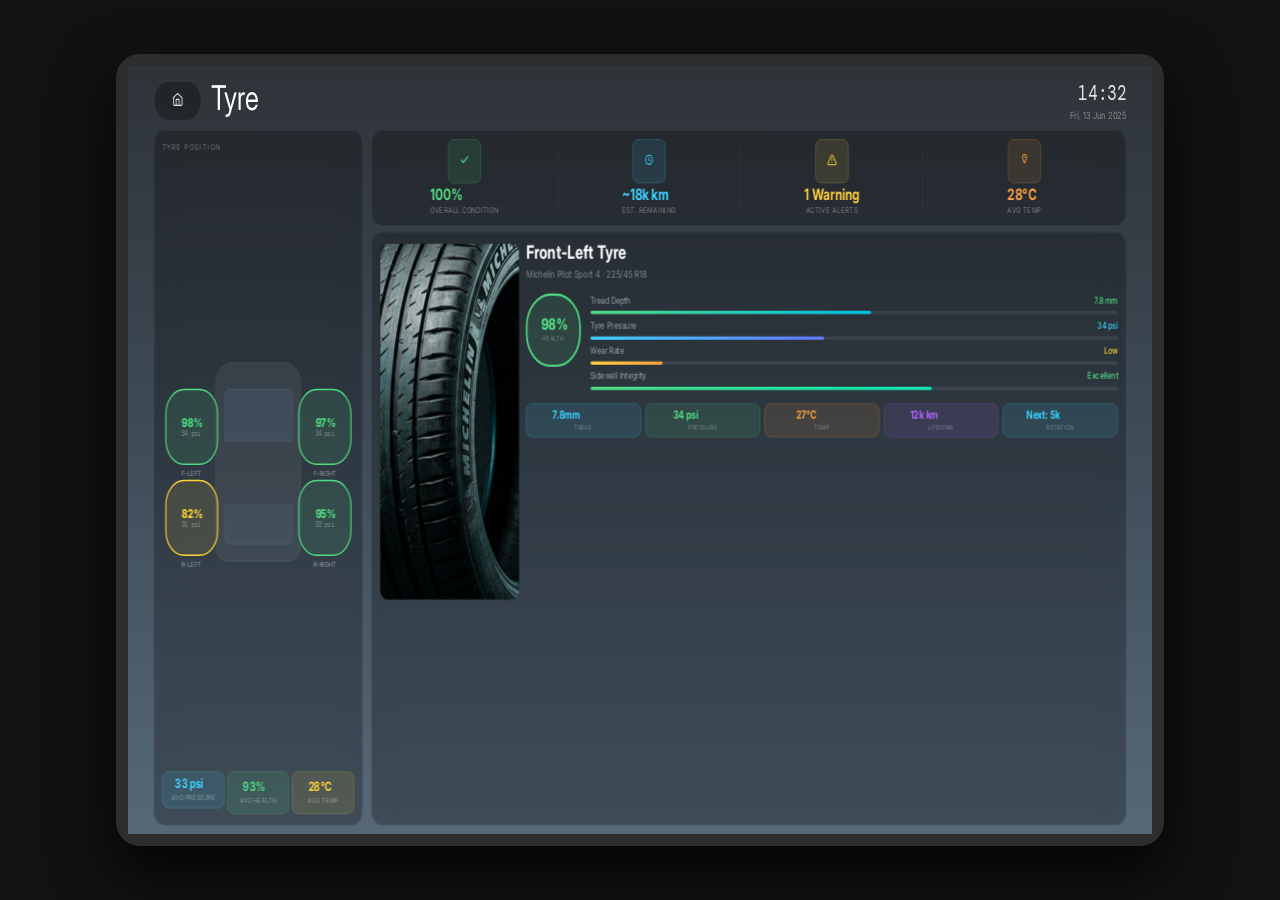
<file: tyre.html>
<!DOCTYPE html>
<html>
<head>
  	<meta charset="utf-8">
  	<meta name="viewport" content="initial-scale=1, width=device-width">
  	
  	<link rel="stylesheet"  href="./src/css/index.css" />
  	<link rel="stylesheet" href="https://fonts.googleapis.com/css2?family=Inter:wght@400&display=swap" />
  	<link rel="stylesheet" href="https://fonts.googleapis.com/css2?family=DM Mono:wght@400&display=swap" />
  	<link rel="stylesheet" href="https://fonts.googleapis.com/css2?family=Exo 2:wght@700&display=swap" />
    <script src="./src/js/index.js" defer></script>
</head>
<body>
<div data-layer="Desktop - 9 Tyre Condition (Refined)" class="Desktop9TyreConditionRefined" style="width: 1920px; height: 1080px; background: linear-gradient(180deg, #2E3338 0%, #3D4A56 45%, #566878 100%); overflow: hidden; flex-direction: column; justify-content: flex-start; align-items: flex-start; display: inline-flex">
  <div data-layer="Frame" class="Frame" style="align-self: stretch; height: 1080px; padding-bottom: 28px; padding-left: 48px; padding-right: 48px; flex-direction: column; justify-content: flex-start; align-items: flex-start; display: flex">
    <div data-layer="Frame" class="Frame" style="align-self: stretch; padding-top: 28px; padding-bottom: 20px; justify-content: space-between; align-items: center; display: inline-flex">
      <div data-layer="Margin" class="Margin" style="padding-top: 3px; padding-bottom: 3px; flex-direction: column; justify-content: flex-start; align-items: flex-start; display: inline-flex">
        <div data-layer="Frame" class="Frame" style="height: 56px; justify-content: flex-start; align-items: center; gap: 18px; display: inline-flex">
          <div data-layer="Frame" class="Frame btn-home" style="width: 56px; height: 56px; padding-left: 17px; padding-right: 17px; background: rgba(0, 0, 0, 0.30); border-radius: 28px; outline: 1px rgba(255, 255, 255, 0.14) solid; outline-offset: -1px; flex-direction: column; justify-content: center; align-items: center; display: inline-flex">
            <div data-svg-wrapper data-layer="Frame" class="Frame" style="position: relative">
              <svg width="22" height="22" viewBox="0 0 22 22" fill="none" xmlns="http://www.w3.org/2000/svg">
              <path d="M2.75 8.70833L11 2.75L19.25 8.70833V18.3333C19.25 18.5764 19.1534 18.8096 18.9815 18.9815C18.8096 19.1534 18.5764 19.25 18.3333 19.25H4.58333C4.34022 19.25 4.10706 19.1534 3.93515 18.9815C3.76324 18.8096 3.66667 18.5764 3.66667 18.3333V8.70833H2.75Z" stroke="white" stroke-opacity="0.85" stroke-width="1.65" stroke-linejoin="round"/>
              <path d="M8.25 19.25V11H13.75V19.25" stroke="white" stroke-opacity="0.85" stroke-width="1.65" stroke-linejoin="round"/>
              </svg>
            </div>
          </div>
          <div data-layer="Margin" class="Margin" style="width: 325px; height: 56px; padding-top: 4px; padding-bottom: 4px; flex-direction: column; justify-content: flex-start; align-items: flex-start; display: inline-flex">
            <div data-layer="Frame" class="Frame" style="align-self: stretch; flex: 1 1 0; position: relative">
              <div data-layer="Tyre Condition" class="TyreCondition" style="left: 0px; top: 0px; position: absolute; color: white; font-size: 48px; font-family: Inter; font-weight: 400; line-height: 48px; word-wrap: break-word">Tyre</div>
            </div>
          </div>
        </div>
      </div>
      <div data-layer="Frame" class="Frame" style="flex-direction: column; justify-content: flex-start; align-items: flex-start; gap: 2px; display: inline-flex">
        <div data-layer="14:32" class="32" style="width: 106px; text-align: right; color: rgba(255, 255, 255, 0.88); font-size: 30px; font-family: DM Mono; font-weight: 400; line-height: 39px; word-wrap: break-word">14:32</div>
        <div data-layer="Fri, 13 Jun 2025" class="Fri13Jun2025" style="text-align: right; color: rgba(255, 255, 255, 0.42); font-size: 14px; font-family: Inter; font-weight: 400; line-height: 21px; word-wrap: break-word">Fri, 13 Jun 2025</div>
      </div>
    </div>
    <div data-layer="Frame" class="Frame" style="align-self: stretch; flex: 1 1 0; justify-content: flex-start; align-items: flex-start; gap: 16px; display: inline-flex">
      <div data-layer="Frame" class="Frame" style="width: 360px; align-self: stretch; padding: 25px; background: rgba(0, 0, 0, 0.26); border-radius: 20px; outline: 1px rgba(255, 255, 255, 0.10) solid; outline-offset: -1px; backdrop-filter: blur(20px); flex-direction: column; justify-content: flex-start; align-items: flex-start; gap: 14px; display: inline-flex">
        <div data-layer="TYRE POSITION" class="TyrePosition" style="align-self: stretch; color: rgba(255, 255, 255, 0.36); font-size: 11px; font-family: Inter; font-weight: 400; text-transform: uppercase; line-height: 16.50px; letter-spacing: 2.20px; word-wrap: break-word">TYRE POSITION</div>
        <div data-layer="Frame" class="Frame" style="align-self: stretch; flex: 1 1 0; padding-left: 75px; padding-right: 75px; flex-direction: column; justify-content: center; align-items: center; display: flex">
          <div data-layer="Frame" class="Frame" style="width: 160px; height: 340px; position: relative; background: rgba(255, 255, 255, 0.06); border-top-left-radius: 30px; border-top-right-radius: 30px; border-bottom-right-radius: 22px; border-bottom-left-radius: 22px; outline: 1px rgba(255, 255, 255, 0.09) solid; outline-offset: -1px">
            <div data-layer="Rectangle" class="Rectangle" style="width: 126px; height: 72px; left: 17px; top: 37px; position: absolute; background: rgba(140, 195, 255, 0.08); border-top-left-radius: 10px; border-top-right-radius: 10px; border-bottom-right-radius: 3px; border-bottom-left-radius: 3px; border: 1px rgba(140, 195, 255, 0.16) solid"></div>
            <div data-layer="Frame" class="Frame" style="width: 68px; left: -79px; top: 37px; position: absolute; flex-direction: column; justify-content: flex-start; align-items: center; gap: 5px; display: inline-flex">
              <div data-layer="Frame" class="Frame" style="width: 68px; height: 68px; padding-left: 15.50px; padding-right: 15.50px; padding-top: 19.50px; padding-bottom: 19.50px; background: rgba(80, 220, 130, 0.10); border-radius: 35px; outline: 2px #50DC82 solid; outline-offset: -2px; flex-direction: column; justify-content: center; align-items: center; gap: 2px; display: flex">
                <div data-layer="Frame" class="Frame" style="width: 37px; height: 17px; position: relative">
                  <div data-layer="98%" style="left: 0px; top: 0px; position: absolute; color: #50DC82; font-size: 17px; font-family: Exo 2; font-weight: 800; line-height: 17px; word-wrap: break-word">98%</div>
                </div>
                <div data-layer="Margin" class="Margin" style="width: 37px; height: 10px; padding-left: 0.50px; padding-right: 0.50px; flex-direction: column; justify-content: flex-start; align-items: flex-start; display: flex">
                  <div data-layer="Frame" class="Frame" style="align-self: stretch; flex: 1 1 0; position: relative">
                    <div data-layer="34 psi" class="Psi" style="left: 0px; top: 0px; position: absolute; color: rgba(255, 255, 255, 0.45); font-size: 10px; font-family: DM Mono; font-weight: 400; line-height: 10px; word-wrap: break-word">34 psi</div>
                  </div>
                </div>
              </div>
              <div data-layer="Margin" class="Margin" style="padding-left: 14.80px; padding-right: 14.80px; flex-direction: column; justify-content: flex-start; align-items: flex-start; display: flex">
                <div data-layer="F-LEFT" class="FLeft" style="color: rgba(255, 255, 255, 0.42); font-size: 10px; font-family: Inter; font-weight: 500; line-height: 15px; letter-spacing: 0.40px; word-wrap: break-word">F-LEFT</div>
              </div>
            </div>
            <div data-layer="Frame" class="Frame" style="width: 68px; left: 171px; top: 37px; position: absolute; flex-direction: column; justify-content: flex-start; align-items: center; gap: 5px; display: inline-flex">
              <div data-layer="Frame" class="Frame" style="width: 68px; height: 68px; padding-left: 16px; padding-right: 16px; padding-top: 19.50px; padding-bottom: 19.50px; background: rgba(80, 220, 130, 0.10); border-radius: 35px; outline: 2px #50DC82 solid; outline-offset: -2px; flex-direction: column; justify-content: center; align-items: center; gap: 2px; display: flex">
                <div data-layer="Margin" class="Margin" style="width: 36px; height: 17px; padding-left: 0.50px; padding-right: 0.50px; flex-direction: column; justify-content: flex-start; align-items: flex-start; display: flex">
                  <div data-layer="Frame" class="Frame" style="align-self: stretch; flex: 1 1 0; position: relative">
                    <div data-layer="97%" style="left: 0px; top: 0px; position: absolute; color: #50DC82; font-size: 17px; font-family: Exo 2; font-weight: 800; line-height: 17px; word-wrap: break-word">97%</div>
                  </div>
                </div>
                <div data-layer="Frame" class="Frame" style="width: 36px; height: 10px; position: relative">
                  <div data-layer="34 psi" class="Psi" style="left: 0px; top: 0px; position: absolute; color: rgba(255, 255, 255, 0.45); font-size: 10px; font-family: DM Mono; font-weight: 400; line-height: 10px; word-wrap: break-word">34 psi</div>
                </div>
              </div>
              <div data-layer="Margin" class="Margin" style="padding-left: 12.09px; padding-right: 12.09px; flex-direction: column; justify-content: flex-start; align-items: flex-start; display: flex">
                <div data-layer="F-RIGHT" class="FRight" style="color: rgba(255, 255, 255, 0.42); font-size: 10px; font-family: Inter; font-weight: 500; line-height: 15px; letter-spacing: 0.40px; word-wrap: break-word">F-RIGHT</div>
              </div>
            </div>
            <div data-layer="Frame" class="Frame" style="width: 68px; left: -79px; top: 199px; position: absolute; flex-direction: column; justify-content: flex-start; align-items: center; gap: 5px; display: inline-flex">
              <div data-layer="Frame" class="Frame" style="width: 68px; height: 68px; padding-left: 15.50px; padding-right: 15.50px; padding-top: 19.50px; padding-bottom: 19.50px; background: rgba(255, 210, 60, 0.10); border-radius: 35px; outline: 2px #FFD23C solid; outline-offset: -2px; flex-direction: column; justify-content: center; align-items: center; gap: 2px; display: flex">
                <div data-layer="Frame" class="Frame" style="width: 37px; height: 17px; position: relative">
                  <div data-layer="82%" style="left: 0px; top: 0px; position: absolute; color: #FFD23C; font-size: 17px; font-family: Exo 2; font-weight: 800; line-height: 17px; word-wrap: break-word">82%</div>
                </div>
                <div data-layer="Margin" class="Margin" style="width: 37px; height: 10px; padding-left: 0.50px; padding-right: 0.50px; flex-direction: column; justify-content: flex-start; align-items: flex-start; display: flex">
                  <div data-layer="Frame" class="Frame" style="align-self: stretch; flex: 1 1 0; position: relative">
                    <div data-layer="31 psi" class="Psi" style="left: 0px; top: 0px; position: absolute; color: rgba(255, 255, 255, 0.45); font-size: 10px; font-family: DM Mono; font-weight: 400; line-height: 10px; word-wrap: break-word">31 psi</div>
                  </div>
                </div>
              </div>
              <div data-layer="Margin" class="Margin" style="padding-left: 14.80px; padding-right: 14.80px; flex-direction: column; justify-content: flex-start; align-items: flex-start; display: flex">
                <div data-layer="R-LEFT" class="RLeft" style="color: rgba(255, 255, 255, 0.42); font-size: 10px; font-family: Inter; font-weight: 500; line-height: 15px; letter-spacing: 0.40px; word-wrap: break-word">R-LEFT</div>
              </div>
            </div>
            <div data-layer="Frame" class="Frame" style="width: 68px; left: 171px; top: 199px; position: absolute; flex-direction: column; justify-content: flex-start; align-items: center; gap: 5px; display: inline-flex">
              <div data-layer="Frame" class="Frame" style="width: 68px; height: 68px; padding-left: 16px; padding-right: 16px; padding-top: 19.50px; padding-bottom: 19.50px; background: rgba(80, 220, 130, 0.10); border-radius: 35px; outline: 2px #50DC82 solid; outline-offset: -2px; flex-direction: column; justify-content: center; align-items: center; gap: 2px; display: flex">
                <div data-layer="Frame" class="Frame" style="width: 36px; height: 17px; position: relative">
                  <div data-layer="95%" style="left: 0px; top: 0px; position: absolute; color: #50DC82; font-size: 17px; font-family: Exo 2; font-weight: 800; line-height: 17px; word-wrap: break-word">95%</div>
                </div>
                <div data-layer="Frame" class="Frame" style="width: 36px; height: 10px; position: relative">
                  <div data-layer="33 psi" class="Psi" style="left: 0px; top: 0px; position: absolute; color: rgba(255, 255, 255, 0.45); font-size: 10px; font-family: DM Mono; font-weight: 400; line-height: 10px; word-wrap: break-word">33 psi</div>
                </div>
              </div>
              <div data-layer="Margin" class="Margin" style="padding-left: 12.09px; padding-right: 12.09px; flex-direction: column; justify-content: flex-start; align-items: flex-start; display: flex">
                <div data-layer="R-RIGHT" class="RRight" style="color: rgba(255, 255, 255, 0.42); font-size: 10px; font-family: Inter; font-weight: 500; line-height: 15px; letter-spacing: 0.40px; word-wrap: break-word">R-RIGHT</div>
              </div>
            </div>
            <div data-layer="Rectangle" class="Rectangle" style="width: 126px; height: 54px; left: 17px; top: 241px; position: absolute; background: rgba(140, 195, 255, 0.06); border-top-left-radius: 3px; border-top-right-radius: 3px; border-bottom-right-radius: 10px; border-bottom-left-radius: 10px; border: 1px rgba(140, 195, 255, 0.12) solid"></div>
          </div>
        </div>
        <div data-layer="Frame" class="Frame" style="align-self: stretch; justify-content: flex-start; align-items: flex-start; gap: 8px; display: inline-flex">
          <div data-layer="Frame" class="Frame" style="flex: 1 1 0; padding-left: 9px; padding-right: 9px; padding-top: 12px; padding-bottom: 12px; background: rgba(60, 211, 254, 0.10); border-radius: 12px; outline: 1px rgba(60, 211, 254, 0.28) solid; outline-offset: -1px; flex-direction: column; justify-content: flex-start; align-items: flex-start; gap: 3px; display: inline-flex">
            <div data-layer="Frame" class="Frame" style="align-self: stretch; height: 18px; position: relative">
              <div data-layer="33 psi" class="Psi" style="left: 15px; top: 0px; position: absolute; text-align: center; color: #3CD3FE; font-size: 18px; font-family: Exo 2; font-weight: 700; line-height: 18px; word-wrap: break-word">33 psi</div>
            </div>
            <div data-layer="AVG PRESSURE" class="AvgPressure" style="align-self: stretch; text-align: center; color: rgba(255, 255, 255, 0.38); font-size: 10px; font-family: Inter; font-weight: 400; text-transform: uppercase; line-height: 15px; letter-spacing: 0.80px; word-wrap: break-word">AVG PRESSURE</div>
          </div>
          <div data-layer="Frame" class="Frame" style="flex: 1 1 0; height: 75px; padding-top: 12px; padding-bottom: 27px; padding-left: 9px; padding-right: 9px; background: rgba(80, 220, 130, 0.10); border-radius: 12px; outline: 1px rgba(80, 220, 130, 0.28) solid; outline-offset: -1px; flex-direction: column; justify-content: flex-start; align-items: flex-start; gap: 3px; display: inline-flex">
            <div data-layer="Frame" class="Frame" style="align-self: stretch; height: 18px; position: relative">
              <div data-layer="93%" style="left: 21px; top: 0px; position: absolute; text-align: center; color: #50DC82; font-size: 18px; font-family: Exo 2; font-weight: 700; line-height: 18px; word-wrap: break-word">93%</div>
            </div>
            <div data-layer="AVG HEALTH" class="AvgHealth" style="align-self: stretch; text-align: center; color: rgba(255, 255, 255, 0.38); font-size: 10px; font-family: Inter; font-weight: 400; text-transform: uppercase; line-height: 15px; letter-spacing: 0.80px; word-wrap: break-word">AVG HEALTH</div>
          </div>
          <div data-layer="Frame" class="Frame" style="flex: 1 1 0; height: 75px; padding-top: 12px; padding-bottom: 27px; padding-left: 9px; padding-right: 9px; background: rgba(255, 210, 60, 0.10); border-radius: 12px; outline: 1px rgba(255, 210, 60, 0.28) solid; outline-offset: -1px; flex-direction: column; justify-content: flex-start; align-items: flex-start; gap: 3px; display: inline-flex">
            <div data-layer="Frame" class="Frame" style="align-self: stretch; height: 18px; position: relative">
              <div data-layer="28°C" class="C" style="left: 21.50px; top: 0px; position: absolute; text-align: center; color: #FFD23C; font-size: 18px; font-family: Exo 2; font-weight: 700; line-height: 18px; word-wrap: break-word">28°C</div>
            </div>
            <div data-layer="AVG TEMP" class="AvgTemp" style="align-self: stretch; text-align: center; color: rgba(255, 255, 255, 0.38); font-size: 10px; font-family: Inter; font-weight: 400; text-transform: uppercase; line-height: 15px; letter-spacing: 0.80px; word-wrap: break-word">AVG TEMP</div>
          </div>
        </div>
      </div>
      <div data-layer="Frame" class="Frame" style="flex: 1 1 0; align-self: stretch; flex-direction: column; justify-content: flex-start; align-items: flex-start; gap: 14px; display: inline-flex">
        <div data-layer="Frame" class="Frame" style="align-self: stretch; padding-left: 1px; padding-right: 1px; padding-top: 5px; padding-bottom: 5px; background: rgba(0, 0, 0, 0.26); border-radius: 20px; outline: 1px rgba(255, 255, 255, 0.10) solid; outline-offset: -1px; backdrop-filter: blur(20px); justify-content: flex-start; align-items: flex-start; display: inline-flex">
          <div data-layer="Frame" class="Frame" style="flex: 1 1 0; padding-left: 73.72px; padding-right: 73.72px; padding-top: 18px; padding-bottom: 18px; flex-direction: column; justify-content: center; align-items: center; gap: 7px; display: inline-flex">
            <div data-layer="Margin" class="Margin" style="padding-left: 44.66px; padding-right: 44.66px; flex-direction: column; justify-content: flex-start; align-items: flex-start; display: flex">
              <div data-layer="Frame" class="Frame" style="width: 40px; height: 40px; padding: 11px; background: rgba(80, 220, 130, 0.10); border-radius: 11px; outline: 1px rgba(80, 220, 130, 0.28) solid; outline-offset: -1px; flex-direction: column; justify-content: center; align-items: center; display: flex">
                <div data-svg-wrapper data-layer="Frame" class="Frame" style="position: relative">
                  <svg width="18" height="18" viewBox="0 0 18 18" fill="none" xmlns="http://www.w3.org/2000/svg">
                  <path d="M15 4.5L6.75 12.75L3 9" stroke="#50DC82" stroke-width="1.8" stroke-linecap="round" stroke-linejoin="round"/>
                  </svg>
                </div>
              </div>
            </div>
            <div data-layer="Margin" class="Margin" style="width: 129.31px; height: 22px; padding-left: 35.66px; padding-right: 35.66px; flex-direction: column; justify-content: flex-start; align-items: flex-start; display: flex">
              <div data-layer="Frame" class="Frame" style="align-self: stretch; flex: 1 1 0; position: relative">
                <div data-layer="100%" style="left: 0px; top: 0px; position: absolute; color: #50DC82; font-size: 22px; font-family: Exo 2; font-weight: 700; line-height: 22px; word-wrap: break-word">100%</div>
              </div>
            </div>
            <div data-layer="OVERALL CONDITION" class="OverallCondition" style="color: rgba(255, 255, 255, 0.38); font-size: 11px; font-family: Inter; font-weight: 400; text-transform: uppercase; line-height: 16.50px; letter-spacing: 0.90px; word-wrap: break-word">OVERALL CONDITION</div>
          </div>
          <div data-layer="Margin" class="Margin" style="width: 1px; align-self: stretch; padding-top: 20px; padding-bottom: 20px; flex-direction: column; justify-content: flex-start; align-items: flex-start; display: inline-flex">
            <div data-layer="Rectangle" class="Rectangle" style="align-self: stretch; flex: 1 1 0; background: rgba(255, 255, 255, 0.08)"></div>
          </div>
          <div data-layer="Frame" class="Frame" style="flex: 1 1 0; padding-top: 18px; padding-bottom: 18px; padding-left: 87.56px; padding-right: 87.58px; flex-direction: column; justify-content: center; align-items: center; gap: 7px; display: inline-flex">
            <div data-layer="Margin" class="Margin" style="padding-left: 30.81px; padding-right: 30.80px; flex-direction: column; justify-content: flex-start; align-items: flex-start; display: flex">
              <div data-layer="Frame" class="Frame" style="width: 40px; height: 40px; padding: 11px; background: rgba(60, 211, 254, 0.10); border-radius: 11px; outline: 1px rgba(60, 211, 254, 0.28) solid; outline-offset: -1px; flex-direction: column; justify-content: center; align-items: center; display: flex">
                <div data-svg-wrapper data-layer="Frame" class="Frame" style="position: relative">
                  <svg width="18" height="18" viewBox="0 0 18 18" fill="none" xmlns="http://www.w3.org/2000/svg">
                  <path d="M9 15.375C12.5208 15.375 15.375 12.5208 15.375 9C15.375 5.47918 12.5208 2.625 9 2.625C5.47918 2.625 2.625 5.47918 2.625 9C2.625 12.5208 5.47918 15.375 9 15.375Z" stroke="#3CD3FE" stroke-width="1.5"/>
                  <path d="M9 5.625V9L10.875 10.875" stroke="#3CD3FE" stroke-width="1.5" stroke-linecap="round"/>
                  </svg>
                </div>
              </div>
            </div>
            <div data-layer="Margin" class="Margin" style="width: 101.61px; height: 22px; padding-left: 9.31px; padding-right: 9.30px; flex-direction: column; justify-content: flex-start; align-items: flex-start; display: flex">
              <div data-layer="Frame" class="Frame" style="align-self: stretch; flex: 1 1 0; position: relative">
                <div data-layer="~18k km" class="18kKm" style="left: 0px; top: 0px; position: absolute; color: #3CD3FE; font-size: 22px; font-family: Exo 2; font-weight: 700; line-height: 22px; word-wrap: break-word">~18k km</div>
              </div>
            </div>
            <div data-layer="EST. REMAINING" class="EstRemaining" style="color: rgba(255, 255, 255, 0.38); font-size: 11px; font-family: Inter; font-weight: 400; text-transform: uppercase; line-height: 16.50px; letter-spacing: 0.90px; word-wrap: break-word">EST. REMAINING</div>
          </div>
          <div data-layer="Margin" class="Margin" style="width: 1px; align-self: stretch; padding-top: 20px; padding-bottom: 20px; flex-direction: column; justify-content: flex-start; align-items: flex-start; display: inline-flex">
            <div data-layer="Rectangle" class="Rectangle" style="align-self: stretch; flex: 1 1 0; background: rgba(255, 255, 255, 0.08)"></div>
          </div>
          <div data-layer="Frame" class="Frame" style="flex: 1 1 0; padding-left: 86.88px; padding-right: 86.88px; padding-top: 18px; padding-bottom: 18px; flex-direction: column; justify-content: center; align-items: center; gap: 7px; display: inline-flex">
            <div data-layer="Margin" class="Margin" style="padding-left: 31.50px; padding-right: 31.50px; flex-direction: column; justify-content: flex-start; align-items: flex-start; display: flex">
              <div data-layer="Frame" class="Frame" style="width: 40px; height: 40px; padding: 11px; background: rgba(255, 210, 60, 0.10); border-radius: 11px; outline: 1px rgba(255, 210, 60, 0.28) solid; outline-offset: -1px; flex-direction: column; justify-content: center; align-items: center; display: flex">
                <div data-svg-wrapper data-layer="Frame" class="Frame" style="position: relative">
                  <svg width="18" height="18" viewBox="0 0 18 18" fill="none" xmlns="http://www.w3.org/2000/svg">
                  <g clip-path="url(#clip0_4311_1319)">
                  <path d="M9.00008 6.74991V9.74991M9.00008 12.7499H9.00758M7.71758 2.89491L1.36508 13.4999C1.2341 13.7267 1.1648 13.9839 1.16407 14.2458C1.16334 14.5077 1.23119 14.7653 1.3609 14.9928C1.4906 15.2204 1.67762 15.41 1.90336 15.5428C2.12909 15.6756 2.38568 15.747 2.64758 15.7499H15.3526C15.6145 15.747 15.8711 15.6756 16.0968 15.5428C16.3225 15.41 16.5096 15.2204 16.6393 14.9928C16.769 14.7653 16.8368 14.5077 16.8361 14.2458C16.8354 13.9839 16.7661 13.7267 16.6351 13.4999L10.2826 2.89491C10.1489 2.67449 9.96062 2.49225 9.73597 2.36577C9.51133 2.2393 9.25788 2.17285 9.00008 2.17285C8.74228 2.17285 8.48882 2.2393 8.26418 2.36577C8.03954 2.49225 7.85128 2.67449 7.71758 2.89491Z" stroke="#FFD23C" stroke-width="1.5" stroke-linecap="round" stroke-linejoin="round"/>
                  </g>
                  <defs>
                  <clipPath id="clip0_4311_1319">
                  <rect width="18" height="18" fill="white"/>
                  </clipPath>
                  </defs>
                  </svg>
                </div>
              </div>
            </div>
            <div data-layer="Frame" class="Frame" style="width: 103px; height: 22px; position: relative">
              <div data-layer="1 Warning" class="Warning" style="left: 0px; top: 0px; position: absolute; color: #FFD23C; font-size: 22px; font-family: Exo 2; font-weight: 700; line-height: 22px; word-wrap: break-word">1 Warning</div>
            </div>
            <div data-layer="Frame" class="Frame" style="padding-left: 2.64px; padding-right: 2.66px; flex-direction: column; justify-content: flex-start; align-items: flex-start; display: flex">
              <div data-layer="ACTIVE ALERTS" class="ActiveAlerts" style="color: rgba(255, 255, 255, 0.38); font-size: 11px; font-family: Inter; font-weight: 400; text-transform: uppercase; line-height: 16.50px; letter-spacing: 0.90px; word-wrap: break-word">ACTIVE ALERTS</div>
            </div>
          </div>
          <div data-layer="Margin" class="Margin" style="width: 1px; align-self: stretch; padding-top: 20px; padding-bottom: 20px; flex-direction: column; justify-content: flex-start; align-items: flex-start; display: inline-flex">
            <div data-layer="Rectangle" class="Rectangle" style="align-self: stretch; flex: 1 1 0; background: rgba(255, 255, 255, 0.08)"></div>
          </div>
          <div data-layer="Frame" class="Frame" style="flex: 1 1 0; padding-top: 18px; padding-bottom: 18px; padding-left: 106.27px; padding-right: 106.28px; flex-direction: column; justify-content: center; align-items: center; gap: 7px; display: inline-flex">
            <div data-layer="Margin" class="Margin" style="padding-left: 12.11px; padding-right: 12.09px; flex-direction: column; justify-content: flex-start; align-items: flex-start; display: flex">
              <div data-layer="Frame" class="Frame" style="width: 40px; height: 40px; padding: 11px; background: rgba(255, 160, 60, 0.10); border-radius: 11px; outline: 1px rgba(255, 160, 60, 0.28) solid; outline-offset: -1px; flex-direction: column; justify-content: center; align-items: center; display: flex">
                <div data-svg-wrapper data-layer="Frame" class="Frame" style="position: relative">
                  <svg width="18" height="18" viewBox="0 0 18 18" fill="none" xmlns="http://www.w3.org/2000/svg">
                  <path d="M9 1.5C9.99456 1.5 10.9484 1.89509 11.6517 2.59835C12.3549 3.30161 12.75 4.25544 12.75 5.25C12.75 7.875 9 13.5 9 13.5C9 13.5 5.25 7.875 5.25 5.25C5.25 4.25544 5.64509 3.30161 6.34835 2.59835C7.05161 1.89509 8.00544 1.5 9 1.5Z" stroke="#FFA03C" stroke-width="1.5" stroke-linejoin="round"/>
                  <path d="M9 6.375C9.62132 6.375 10.125 5.87132 10.125 5.25C10.125 4.62868 9.62132 4.125 9 4.125C8.37868 4.125 7.875 4.62868 7.875 5.25C7.875 5.87132 8.37868 6.375 9 6.375Z" fill="#FFA03C"/>
                  </svg>
                </div>
              </div>
            </div>
            <div data-layer="Margin" class="Margin" style="width: 64.20px; height: 22px; padding-left: 8.11px; padding-right: 8.09px; flex-direction: column; justify-content: flex-start; align-items: flex-start; display: flex">
              <div data-layer="Frame" class="Frame" style="align-self: stretch; flex: 1 1 0; position: relative">
                <div data-layer="28°C" class="C" style="left: 0px; top: 0px; position: absolute; color: #FFA03C; font-size: 22px; font-family: Exo 2; font-weight: 700; line-height: 22px; word-wrap: break-word">28°C</div>
              </div>
            </div>
            <div data-layer="AVG TEMP" class="AvgTemp" style="color: rgba(255, 255, 255, 0.38); font-size: 11px; font-family: Inter; font-weight: 400; text-transform: uppercase; line-height: 16.50px; letter-spacing: 0.90px; word-wrap: break-word">AVG TEMP</div>
          </div>
        </div>
        <div data-layer="Frame" class="Frame" style="align-self: stretch; flex: 1 1 0; padding: 25px; background: rgba(0, 0, 0, 0.26); border-radius: 20px; outline: 1px rgba(255, 255, 255, 0.10) solid; outline-offset: -1px; backdrop-filter: blur(20px); justify-content: flex-start; align-items: flex-start; gap: 20px; display: inline-flex">
          <div data-layer="Frame" class="Frame" style="width: 260px; padding: 1px; position: relative; background: #151A1E; overflow: hidden; border-radius: 16px; outline: 1px rgba(255, 255, 255, 0.09) solid; outline-offset: -1px; flex-direction: column; justify-content: flex-start; align-items: flex-start; display: inline-flex">
            <img data-layer="Rectangle" class="Rectangle" style="align-self: stretch; flex: 1 1 0" src="./src/img/tyre.png">
            <div data-layer="Frame" class="Frame" style="height: 30px; padding-left: 14px; padding-right: 14px; padding-top: 6px; padding-bottom: 6px; left: 13px; top: 697px; position: absolute; background: rgba(0, 0, 0, 0.62); border-radius: 9px; outline: 1px rgba(255, 255, 255, 0.16) solid; outline-offset: -1px; backdrop-filter: blur(4px); flex-direction: column; justify-content: flex-start; align-items: flex-start; display: flex">
              <div data-layer="Enhanced dry radial · 225/45 R18" class="EnhancedDryRadial22545R18" style="color: rgba(255, 255, 255, 0.78); font-size: 12px; font-family: Inter; font-weight: 400; line-height: 18px; word-wrap: break-word">Enhanced dry radial · 225/45 R18</div>
            </div>
          </div>
          <div data-layer="Frame" class="Frame" style="flex: 1 1 0; align-self: stretch; flex-direction: column; justify-content: flex-start; align-items: flex-start; gap: 18px; display: inline-flex">
            <div data-layer="Frame" class="Frame" style="align-self: stretch; flex-direction: column; justify-content: flex-start; align-items: flex-start; gap: 3px; display: flex">
              <div data-layer="Frame" class="Frame" style="align-self: stretch; height: 29px; position: relative">
                <div data-layer="Front-Left Tyre" class="FrontLeftTyre" style="left: 0px; top: -1px; position: absolute; color: white; font-size: 26px; font-family: Exo 2; font-weight: 700; line-height: 28.60px; word-wrap: break-word">Front-Left Tyre</div>
              </div>
              <div data-layer="Michelin Pilot Sport 4 · 225/45 R18" class="MichelinPilotSport422545R18" style="align-self: stretch; color: rgba(255, 255, 255, 0.40); font-size: 14px; font-family: Inter; font-weight: 400; line-height: 21px; word-wrap: break-word">Michelin Pilot Sport 4 · 225/45 R18</div>
            </div>
            <div data-layer="Frame" class="Frame" style="align-self: stretch; justify-content: flex-start; align-items: flex-start; gap: 18px; display: inline-flex">
              <div data-layer="Frame" class="Frame" style="width: 90px; height: 90px; padding-left: 21.50px; padding-right: 21.50px; padding-top: 26.25px; padding-bottom: 26.25px; background: rgba(80, 220, 130, 0.10); border-radius: 46.50px; outline: 3px #50DC82 solid; outline-offset: -3px; flex-direction: column; justify-content: center; align-items: center; gap: 2px; display: inline-flex">
                <div data-layer="Frame" class="Frame" style="width: 47px; height: 22px; position: relative">
                  <div data-layer="98%" style="left: 0px; top: 0px; position: absolute; color: #50DC82; font-size: 22px; font-family: Exo 2; font-weight: 800; line-height: 22px; word-wrap: break-word">98%</div>
                </div>
                <div data-layer="Frame" class="Frame" style="padding-left: 2.39px; padding-right: 2.41px; flex-direction: column; justify-content: flex-start; align-items: flex-start; display: flex">
                  <div data-layer="HEALTH" class="Health" style="color: rgba(255, 255, 255, 0.38); font-size: 9px; font-family: Inter; font-weight: 400; line-height: 13.50px; letter-spacing: 1.20px; word-wrap: break-word">HEALTH</div>
                </div>
              </div>
              <div data-layer="Frame" class="Frame" style="flex: 1 1 0; flex-direction: column; justify-content: flex-start; align-items: flex-start; gap: 11px; display: inline-flex">
                <div data-layer="Frame" class="Frame" style="align-self: stretch; flex-direction: column; justify-content: flex-start; align-items: flex-start; gap: 5px; display: flex">
                  <div data-layer="Frame" class="Frame" style="align-self: stretch; justify-content: space-between; align-items: flex-start; display: inline-flex">
                    <div data-layer="Tread Depth" class="TreadDepth" style="color: rgba(255, 255, 255, 0.52); font-size: 13px; font-family: Inter; font-weight: 400; line-height: 19.50px; word-wrap: break-word">Tread Depth</div>
                    <div data-layer="7.8 mm" class="8Mm" style="color: #50DC82; font-size: 13px; font-family: Inter; font-weight: 500; line-height: 19.50px; word-wrap: break-word">7.8 mm</div>
                  </div>
                  <div data-layer="Frame" class="Frame" style="align-self: stretch; height: 5px; padding-right: 148.28px; background: rgba(255, 255, 255, 0.08); overflow: hidden; border-radius: 3px; flex-direction: column; justify-content: flex-start; align-items: flex-start; display: flex">
                    <div data-layer="Rectangle" class="Rectangle" style="width: 526px; height: 5px; background: linear-gradient(90deg, #50DC82 0%, #00C0E8 100%); border-radius: 3px"></div>
                  </div>
                </div>
                <div data-layer="Frame" class="Frame" style="align-self: stretch; flex-direction: column; justify-content: flex-start; align-items: flex-start; gap: 5px; display: flex">
                  <div data-layer="Frame" class="Frame" style="align-self: stretch; justify-content: space-between; align-items: flex-start; display: inline-flex">
                    <div data-layer="Tyre Pressure" class="TyrePressure" style="color: rgba(255, 255, 255, 0.52); font-size: 13px; font-family: Inter; font-weight: 400; line-height: 19.50px; word-wrap: break-word">Tyre Pressure</div>
                    <div data-layer="34 psi" class="Psi" style="color: #3CD3FE; font-size: 13px; font-family: Inter; font-weight: 500; line-height: 19.50px; word-wrap: break-word">34 psi</div>
                  </div>
                  <div data-layer="Frame" class="Frame" style="align-self: stretch; height: 5px; padding-right: 235.91px; background: rgba(255, 255, 255, 0.08); overflow: hidden; border-radius: 3px; flex-direction: column; justify-content: flex-start; align-items: flex-start; display: flex">
                    <div data-layer="Rectangle" class="Rectangle" style="width: 438px; height: 5px; background: linear-gradient(90deg, #3CD3FE 0%, #6478FF 100%); border-radius: 3px"></div>
                  </div>
                </div>
                <div data-layer="Frame" class="Frame" style="align-self: stretch; flex-direction: column; justify-content: flex-start; align-items: flex-start; gap: 5px; display: flex">
                  <div data-layer="Frame" class="Frame" style="align-self: stretch; justify-content: space-between; align-items: flex-start; display: inline-flex">
                    <div data-layer="Wear Rate" class="WearRate" style="color: rgba(255, 255, 255, 0.52); font-size: 13px; font-family: Inter; font-weight: 400; line-height: 19.50px; word-wrap: break-word">Wear Rate</div>
                    <div data-layer="Low" class="Low" style="color: #FFD23C; font-size: 13px; font-family: Inter; font-weight: 500; line-height: 19.50px; word-wrap: break-word">Low</div>
                  </div>
                  <div data-layer="Frame" class="Frame" style="align-self: stretch; height: 5px; padding-right: 539.20px; background: rgba(255, 255, 255, 0.08); overflow: hidden; border-radius: 3px; flex-direction: column; justify-content: flex-start; align-items: flex-start; display: flex">
                    <div data-layer="Rectangle" class="Rectangle" style="width: 135px; height: 5px; background: linear-gradient(90deg, #FFD23C 0%, #FFA03C 100%); border-radius: 3px"></div>
                  </div>
                </div>
                <div data-layer="Frame" class="Frame" style="align-self: stretch; flex-direction: column; justify-content: flex-start; align-items: flex-start; gap: 5px; display: flex">
                  <div data-layer="Frame" class="Frame" style="align-self: stretch; justify-content: space-between; align-items: flex-start; display: inline-flex">
                    <div data-layer="Sidewall Integrity" class="SidewallIntegrity" style="color: rgba(255, 255, 255, 0.52); font-size: 13px; font-family: Inter; font-weight: 400; line-height: 19.50px; word-wrap: break-word">Sidewall Integrity</div>
                    <div data-layer="Excellent" class="Excellent" style="color: #50DC82; font-size: 13px; font-family: Inter; font-weight: 500; line-height: 19.50px; word-wrap: break-word">Excellent</div>
                  </div>
                  <div data-layer="Frame" class="Frame" style="align-self: stretch; height: 5px; padding-right: 33.70px; background: rgba(255, 255, 255, 0.08); overflow: hidden; border-radius: 3px; flex-direction: column; justify-content: flex-start; align-items: flex-start; display: flex">
                    <div data-layer="Rectangle" class="Rectangle" style="width: 640px; height: 5px; background: linear-gradient(90deg, #50DC82 0%, #00E8B4 100%); border-radius: 3px"></div>
                  </div>
                </div>
              </div>
            </div>
            <div data-layer="Frame" class="Frame" style="align-self: stretch; justify-content: flex-start; align-items: flex-start; gap: 8px; display: inline-flex">
              <div data-layer="Frame" class="Frame" style="flex: 1 1 0; padding-left: 9px; padding-right: 9px; padding-top: 12px; padding-bottom: 12px; background: rgba(60, 211, 254, 0.10); border-radius: 12px; outline: 1px rgba(60, 211, 254, 0.28) solid; outline-offset: -1px; flex-direction: column; justify-content: flex-start; align-items: flex-start; gap: 3px; display: inline-flex">
                <div data-layer="Frame" class="Frame" style="align-self: stretch; height: 16px; position: relative">
                  <div data-layer="7.8mm" class="8mm" style="left: 41px; top: 0px; position: absolute; text-align: center; color: #3CD3FE; font-size: 16px; font-family: Exo 2; font-weight: 700; line-height: 16px; word-wrap: break-word">7.8mm</div>
                </div>
                <div data-layer="TREAD" class="Tread" style="align-self: stretch; text-align: center; color: rgba(255, 255, 255, 0.36); font-size: 9px; font-family: Inter; font-weight: 400; text-transform: uppercase; line-height: 13.50px; letter-spacing: 0.80px; word-wrap: break-word">TREAD</div>
              </div>
              <div data-layer="Frame" class="Frame" style="flex: 1 1 0; padding-left: 9px; padding-right: 9px; padding-top: 12px; padding-bottom: 12px; background: rgba(80, 220, 130, 0.10); border-radius: 12px; outline: 1px rgba(80, 220, 130, 0.28) solid; outline-offset: -1px; flex-direction: column; justify-content: flex-start; align-items: flex-start; gap: 3px; display: inline-flex">
                <div data-layer="Frame" class="Frame" style="align-self: stretch; height: 16px; position: relative">
                  <div data-layer="34 psi" class="Psi" style="left: 43px; top: 0px; position: absolute; text-align: center; color: #50DC82; font-size: 16px; font-family: Exo 2; font-weight: 700; line-height: 16px; word-wrap: break-word">34 psi</div>
                </div>
                <div data-layer="PRESSURE" class="Pressure" style="align-self: stretch; text-align: center; color: rgba(255, 255, 255, 0.36); font-size: 9px; font-family: Inter; font-weight: 400; text-transform: uppercase; line-height: 13.50px; letter-spacing: 0.80px; word-wrap: break-word">PRESSURE</div>
              </div>
              <div data-layer="Frame" class="Frame" style="flex: 1 1 0; padding-left: 9px; padding-right: 9px; padding-top: 12px; padding-bottom: 12px; background: rgba(255, 160, 60, 0.10); border-radius: 12px; outline: 1px rgba(255, 160, 60, 0.28) solid; outline-offset: -1px; flex-direction: column; justify-content: flex-start; align-items: flex-start; gap: 3px; display: inline-flex">
                <div data-layer="Frame" class="Frame" style="align-self: stretch; height: 16px; position: relative">
                  <div data-layer="27°C" class="C" style="left: 50.50px; top: 0px; position: absolute; text-align: center; color: #FFA03C; font-size: 16px; font-family: Exo 2; font-weight: 700; line-height: 16px; word-wrap: break-word">27°C</div>
                </div>
                <div data-layer="TEMP" class="Temp" style="align-self: stretch; text-align: center; color: rgba(255, 255, 255, 0.36); font-size: 9px; font-family: Inter; font-weight: 400; text-transform: uppercase; line-height: 13.50px; letter-spacing: 0.80px; word-wrap: break-word">TEMP</div>
              </div>
              <div data-layer="Frame" class="Frame" style="flex: 1 1 0; padding-left: 9px; padding-right: 9px; padding-top: 12px; padding-bottom: 12px; background: rgba(180, 100, 255, 0.10); border-radius: 12px; outline: 1px rgba(180, 100, 255, 0.28) solid; outline-offset: -1px; flex-direction: column; justify-content: flex-start; align-items: flex-start; gap: 3px; display: inline-flex">
                <div data-layer="Frame" class="Frame" style="align-self: stretch; height: 16px; position: relative">
                  <div data-layer="12k km" class="KKm" style="left: 40px; top: 0px; position: absolute; text-align: center; color: #B464FF; font-size: 16px; font-family: Exo 2; font-weight: 700; line-height: 16px; word-wrap: break-word">12k km</div>
                </div>
                <div data-layer="LIFESPAN" class="Lifespan" style="align-self: stretch; text-align: center; color: rgba(255, 255, 255, 0.36); font-size: 9px; font-family: Inter; font-weight: 400; text-transform: uppercase; line-height: 13.50px; letter-spacing: 0.80px; word-wrap: break-word">LIFESPAN</div>
              </div>
              <div data-layer="Frame" class="Frame" style="flex: 1 1 0; padding-left: 9px; padding-right: 9px; padding-top: 12px; padding-bottom: 12px; background: rgba(60, 211, 254, 0.10); border-radius: 12px; outline: 1px rgba(60, 211, 254, 0.28) solid; outline-offset: -1px; flex-direction: column; justify-content: flex-start; align-items: flex-start; gap: 3px; display: inline-flex">
                <div data-layer="Frame" class="Frame" style="align-self: stretch; height: 16px; position: relative">
                  <div data-layer="Next: 5k" class="Next5k" style="left: 35px; top: 0px; position: absolute; text-align: center; color: #3CD3FE; font-size: 16px; font-family: Exo 2; font-weight: 700; line-height: 16px; word-wrap: break-word">Next: 5k</div>
                </div>
                <div data-layer="ROTATION" class="Rotation" style="align-self: stretch; text-align: center; color: rgba(255, 255, 255, 0.36); font-size: 9px; font-family: Inter; font-weight: 400; text-transform: uppercase; line-height: 13.50px; letter-spacing: 0.80px; word-wrap: break-word">ROTATION</div>
              </div>
            </div>
          </div>
        </div>
      </div>


    </div>
  </div>
</div>
</file>
<file: src/css/index.css>
/* --- External CSS (./src/css/index.css) --- */

/* Optional: changes the mouse pointer to indicate it's clickable */
.btn-wifi, .btn-bluetooth, .btn-lock {
    cursor: pointer;
}

.btn-wifi .Rectangle1225,
.btn-bluetooth .Rectangle1225,
.btn-lock .Rectangle1225 {
    transition: background 0.3s ease; /* Makes the color transition look smooth */
}

/* This class will be added/removed dynamically via Javascript */
.btn-wifi.active .Rectangle1225,
.btn-bluetooth.active .Rectangle1225,
.btn-lock.active .Rectangle1225 {
    /* Replace this with any color or gradient you prefer when turned ON */
    background: #4A90E2 !important; 
}

/* Gears styling */
.gear-btn {
    cursor: pointer;
}
.gear-btn path {
    transition: opacity 0.3s ease;
}
.gear-btn.active path {
    opacity: 1.0 !important;
}
.gear-btn:not(.active) path {
    opacity: 0.4 !important;
}

/* Prevent pointer events on the gear letters so they don't block clicks on background ellipses */
.P, .R, .N, .D {
    pointer-events: none;
}

/* Drive modes styling */
.mode-btn {
    cursor: pointer;
}
.mode-btn .Rectangle1160 {
    transition: background 0.3s ease, box-shadow 0.3s ease;
}
.mode-btn .Auto, .mode-btn .Eco, .mode-btn .Normal, .mode-btn .Sport {
    transition: opacity 0.3s ease;
}
.mode-btn.active .Rectangle1160 {
    background: #3E3E4E !important; /* Lighter background when active */
    box-shadow: 0px 0px 8px rgba(0, 0, 0, 0.25) inset !important;
}
.mode-btn.active .Auto, .mode-btn.active .Eco, .mode-btn.active .Normal, .mode-btn.active .Sport {
    opacity: 1.0 !important;
}
.mode-btn:not(.active) .Rectangle1160 {
    background: #1E1E2A !important;
    box-shadow: 0px 0px 8px rgba(0, 0, 0, 0.25) !important;
}
.mode-btn:not(.active) .Auto, .mode-btn:not(.active) .Eco, .mode-btn:not(.active) .Normal, .mode-btn:not(.active) .Sport {
    opacity: 0.60 !important;
}

/* Temp buttons, Fan speed, and Safety controls styling */
.temp-btn, .fan-btn, .btn-sensor, .btn-triangle {
    cursor: pointer;
}
.temp-btn .Rectangle1225 {
    transition: background 0.3s ease;
}
.temp-btn.active .Rectangle1225 {
    background: #4A90E2 !important;
}
.btn-sensor .Rectangle1160, .btn-triangle .Rectangle1160 {
    transition: background 0.3s ease;
}
.btn-sensor, .btn-triangle {
    transition: opacity 0.3s ease;
}
.btn-sensor.active, .btn-triangle.active {
    opacity: 1.0 !important;
}
.btn-sensor.active .Rectangle1160, .btn-triangle.active .Rectangle1160 {
    background: #3E3E4E !important;
}
.fan-leaf {
    transition: fill 0.3s ease;
}
.fan-leaf.highlighted {
    fill: #4A90E2 !important;
}

/* Navigation and new interactive button cursor rules */
.btn-above-1, .btn-above-2, .btn-chair, .btn-map, .btn-envelope, .btn-phone-sidebar, .btn-settings, .btn-station, .btn-battery-icon, .btn-tyre-icon, .btn-home, .btn-back, .btn-stop, .btn-send-sini, .btn-send-jom, .btn-send-bmw,
.dial-btn, .btn-call-action, .btn-dial-backspace, .contact-item, .toggle-switch, .interactive-toggle, .btn-navigate-station {
    cursor: pointer;
}

.btn-above-1 .Bg, .btn-above-2 .Rectangle1225 {
    transition: background 0.3s ease;
}

.btn-above-1.active .Bg {
    background: #4A90E2 !important;
}

.btn-above-2.active .Rectangle1225 {
    background: #4A90E2 !important;
}

/* --- Tablet Container & Scaling System --- */
html {
    background-color: #121212 !important;
    display: flex !important;
    justify-content: center !important;
    align-items: center !important;
    min-height: 100vh !important;
    margin: 0 !important;
    padding: 0 !important;
    font-family: 'Inter', sans-serif;
}

body {
    width: 1024px !important;
    height: 768px !important;
    margin: 0 !important;
    padding: 0 !important;
    position: relative !important;
    overflow: hidden !important;
    background-color: #000 !important;
    box-shadow: 0 25px 60px rgba(0, 0, 0, 0.85) !important;
    border-radius: 24px !important;
    border: 12px solid #2d2d2d !important;
    box-sizing: content-box !important;
    flex-shrink: 0 !important;
}

/* Scales any absolute 1920x1080 mockup container down to 1024x768 */
body > div[style*="1920px"],
body > div[style*="width: 1920px"],
body > div.MainPage,
body > div.Desktop2,
body > div.Desktop3,
body > div.Desktop5,
body > div.Desktop6,
body > div.Desktop7,
body > div.Desktop8,
body > div.Desktop9TyreConditionRefined,
body > div.Desktop10,
body > div.Desktop11 {
    width: 1920px !important;
    height: 1080px !important;
    transform: scale(0.533333, 0.711111) !important;
    transform-origin: top left !important;
    position: absolute !important;
    left: 0 !important;
    top: 0 !important;
    margin: 0 !important;
    border-radius: 0 !important;
}

/* Custom UI elements styling */
.BatteryLevelBar {
    background: #00C0E8 !important;
    border-radius: 12.5px;
    box-shadow: 0 0 8px rgba(0, 192, 232, 0.5);
    z-index: 1;
}

/* Switch & Toggle Styling for Battery dashboard settings */
.toggle-switch-container {
    transition: background 0.3s ease;
}
.toggle-switch-container.active {
    background: linear-gradient(90deg, #00C0E8 0%, #00E8B4 100%) !important;
}
.toggle-switch-knob {
    transition: left 0.3s cubic-bezier(0.4, 0, 0.2, 1);
}

.dial-btn {
    transition: background 0.2s ease, transform 0.1s ease;
    border-radius: 50%;
    display: flex;
    justify-content: center;
    align-items: center;
}
.dial-btn:active {
    background: rgba(255, 255, 255, 0.15) !important;
    transform: scale(0.95);
}

.contact-item {
    transition: background 0.2s ease;
    border-radius: 16px;
}
.contact-item:hover {
    background: rgba(255, 255, 255, 0.08) !important;
}
.contact-item:active {
    background: rgba(255, 255, 255, 0.15) !important;
}

.btn-call-action:active {
    transform: scale(0.9);
}
.btn-dial-backspace:active {
    transform: scale(0.9);
}

/* ===== Battery Page (Desktop11) Layout Fixes ===== */

/* Shrink top Battery Overview card so it takes less vertical space */
.Desktop11 > div[style*="height: 429px"] {
    height: 380px !important;
}

/* Move the 7-day history bar up to fill the gap */
.Desktop11 > div[style*="top: 553px"] {
    top: 503px !important;
    height: 130px !important;
}
/* Shrink the bar chart heights inside history */
.Desktop11 > div[style*="top: 553px"] .Frame[style*="height: 80px"] {
    height: 65px !important;
}

/* Move the bottom row (Cell Temps + Power Consumption) up */
.Desktop11 > div[style*="top: 715px"] {
    top: 645px !important;
    height: 420px !important;
}

/* Right-side panel: reduce gap between sections and top padding */
.Desktop11 > div[style*="left: 1351px"] {
    gap: 12px !important;
}
/* Charging station card at top of right panel */
.Desktop11 > div[style*="left: 1351px"] > div:first-child {
    padding-top: 12px !important;
    padding-bottom: 12px !important;
}
/* Charge Settings card inner padding */
.Desktop11 > div[style*="left: 1351px"] > div:last-child {
    padding-top: 14px !important;
    padding-bottom: 14px !important;
}
/* Each setting row inside the charge settings panel */
.Desktop11 .toggle-switch {
    flex-shrink: 0;
}

/* ===== Tyre Page (Desktop9TyreConditionRefined) Layout Fixes ===== */

/* Reduce the outer padding so more vertical space is available */
.Desktop9TyreConditionRefined > .Frame[style*="height: 1080px"] {
    padding-bottom: 12px !important;
}

/* Reduce header area padding */
.Desktop9TyreConditionRefined > .Frame > .Frame:first-child {
    padding-top: 18px !important;
    padding-bottom: 10px !important;
}

/* Left column (Tyre Position): reduce padding and car diagram size */
.Desktop9TyreConditionRefined .Frame[style*="width: 360px"] {
    padding: 16px !important;
    gap: 8px !important;
}
/* Car body outline - shrink the car diagram */
.Desktop9TyreConditionRefined .Frame[style*="width: 160px"][style*="height: 340px"] {
    height: 280px !important;
}
/* Move rear tyre indicators up accordingly */
.Desktop9TyreConditionRefined .Frame[style*="top: 199px"][style*="left: -79px"] {
    top: 165px !important;
}
.Desktop9TyreConditionRefined .Frame[style*="top: 199px"][style*="left: 171px"] {
    top: 165px !important;
}
/* Rear trunk area rectangle */
.Desktop9TyreConditionRefined .Rectangle[style*="top: 241px"] {
    top: 200px !important;
}
/* Bottom summary row (AVG PRESSURE, AVG HEALTH, AVG TEMP) */
.Desktop9TyreConditionRefined .Frame[style*="width: 360px"] > .Frame:last-child {
    gap: 5px !important;
}
.Desktop9TyreConditionRefined .Frame[style*="height: 75px"][style*="padding-bottom: 27px"] {
    height: auto !important;
    padding-bottom: 12px !important;
}

/* Middle column: reduce inner gaps */
.Desktop9TyreConditionRefined .Frame[style*="flex: 1 1 0"][style*="gap: 14px"] {
    gap: 8px !important;
}

/* Overall condition / Est. remaining / Alerts / Avg Temp bar - reduce padding */
.Desktop9TyreConditionRefined .Frame[style*="padding-left: 1px"][style*="padding-right: 1px"][style*="padding-top: 5px"] {
    padding-top: 3px !important;
    padding-bottom: 3px !important;
}
.Desktop9TyreConditionRefined .Frame[style*="padding-left: 1px"] .Frame[style*="padding-top: 18px"] {
    padding-top: 10px !important;
    padding-bottom: 10px !important;
    gap: 4px !important;
}

/* Tyre detail panel - reduce padding */
.Desktop9TyreConditionRefined .Frame[style*="flex: 1 1 0"][style*="padding: 25px"][style*="gap: 20px"] {
    padding: 16px !important;
    gap: 12px !important;
}

/* Tyre image container - limit height */
.Desktop9TyreConditionRefined .Frame[style*="width: 260px"][style*="background: #151A1E"] {
    max-height: 520px !important;
    overflow: hidden !important;
}
.Desktop9TyreConditionRefined .Frame[style*="width: 260px"][style*="background: #151A1E"] img {
    max-height: 500px !important;
    object-fit: cover !important;
}

/* Right column: reduce gaps and padding */
.Desktop9TyreConditionRefined .Frame[style*="width: 320px"][style*="gap: 12px"] {
    gap: 8px !important;
}
/* Alert cards */
.Desktop9TyreConditionRefined .Frame[style*="width: 320px"] > .Frame[style*="padding-top: 17px"] {
    padding-top: 10px !important;
    padding-bottom: 10px !important;
}
/* Tyre Settings panel */
.Desktop9TyreConditionRefined .Frame[style*="padding-top: 21px"][style*="padding-bottom: 14px"][style*="padding-left: 21px"] {
    padding-top: 12px !important;
    padding-bottom: 8px !important;
}
/* Setting rows inside tyre settings */
.Desktop9TyreConditionRefined .Frame[style*="padding-top: 12px"][style*="padding-bottom: 13px"][style*="box-shadow"] {
    padding-top: 7px !important;
    padding-bottom: 7px !important;
}
/* Last setting row (no box-shadow inset - the last one) */
.Desktop9TyreConditionRefined .Frame[style*="padding-top: 12px"][style*="padding-bottom: 12px"][style*="gap: 12px"]:not([style*="box-shadow"]) {
    padding-top: 7px !important;
    padding-bottom: 7px !important;
}

/* Tyre detail info rows - reduce gaps */
.Desktop9TyreConditionRefined .Frame[style*="gap: 11px"] {
    gap: 6px !important;
}
/* Tyre detail stat badges row */
.Desktop9TyreConditionRefined .Frame[style*="gap: 8px"][style*="display: inline-flex"] > .Frame[style*="padding-top: 12px"][style*="padding-bottom: 12px"][style*="border-radius: 12px"] {
    padding-top: 8px !important;
    padding-bottom: 8px !important;
}

/* Health circle - slightly smaller */
.Desktop9TyreConditionRefined .Frame[style*="width: 90px"][style*="height: 90px"] {
    width: 75px !important;
    height: 75px !important;
    padding: 14px !important;
}
</file>
